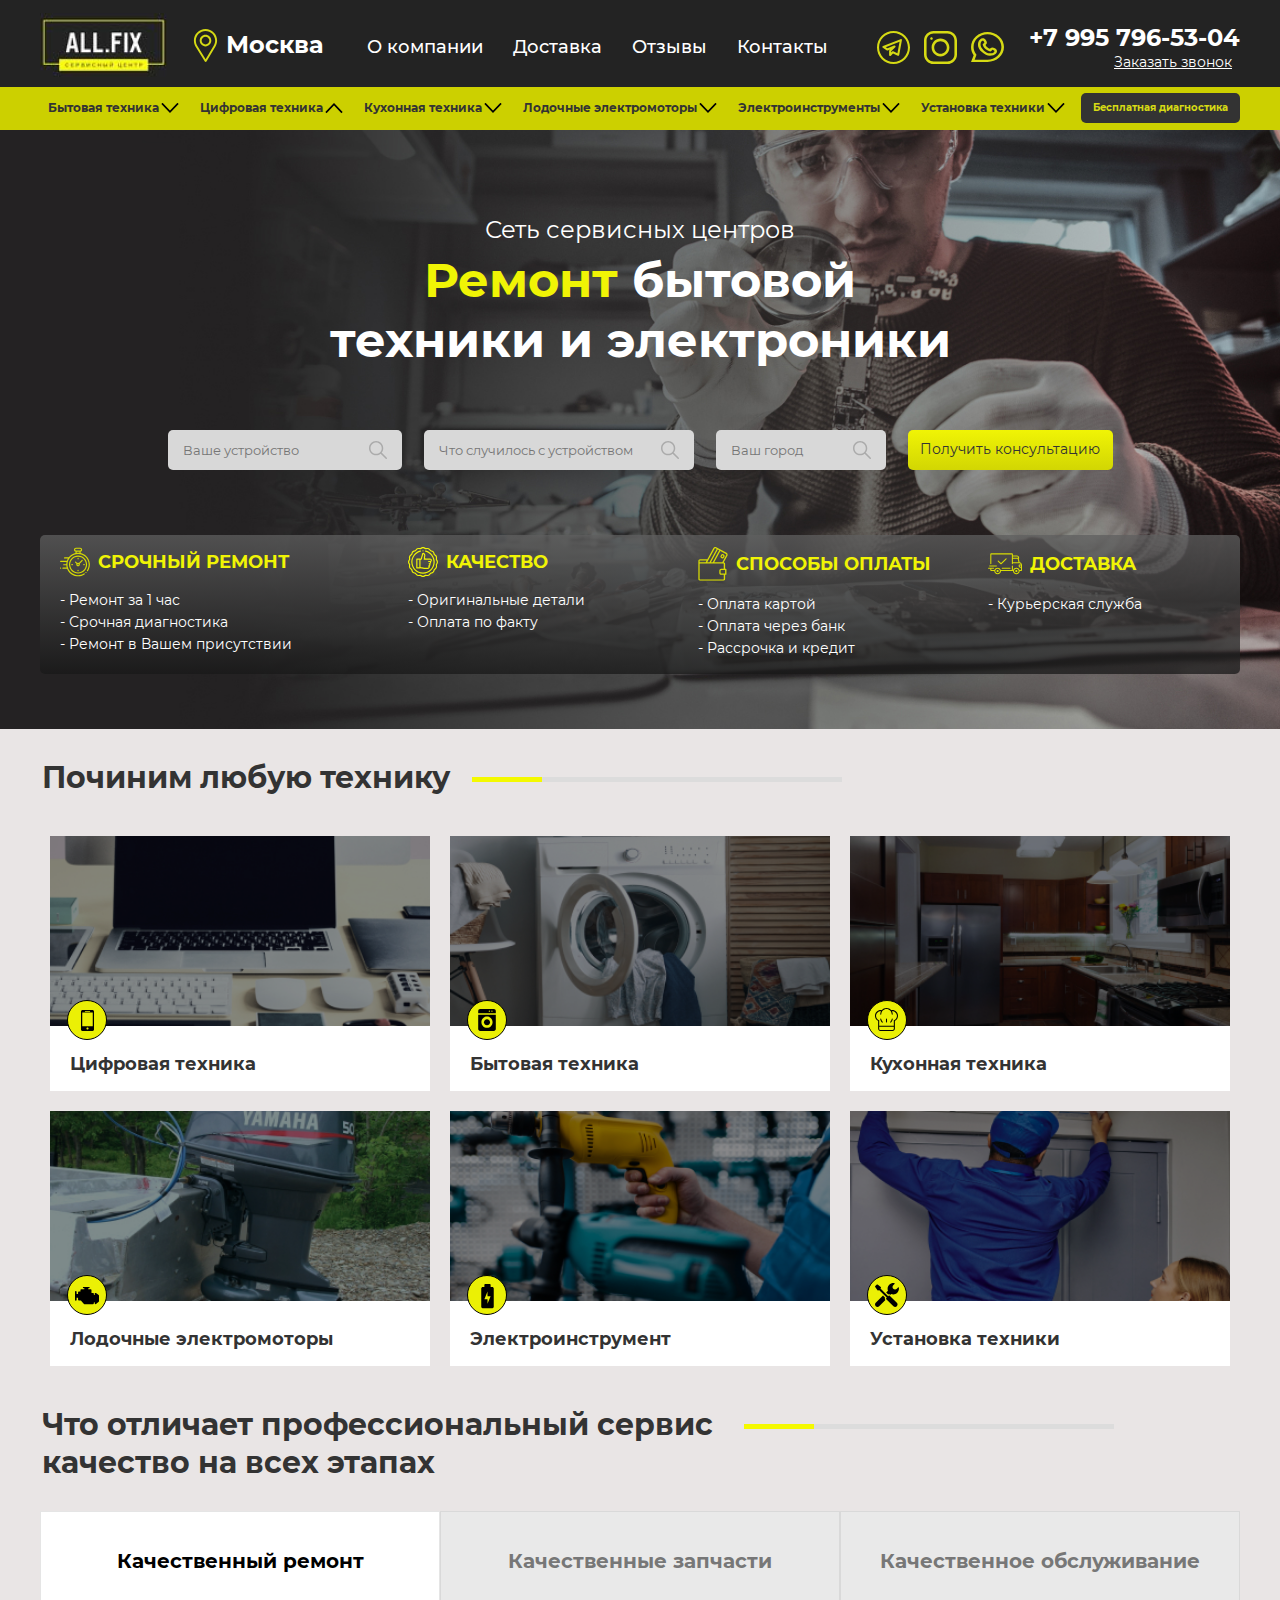
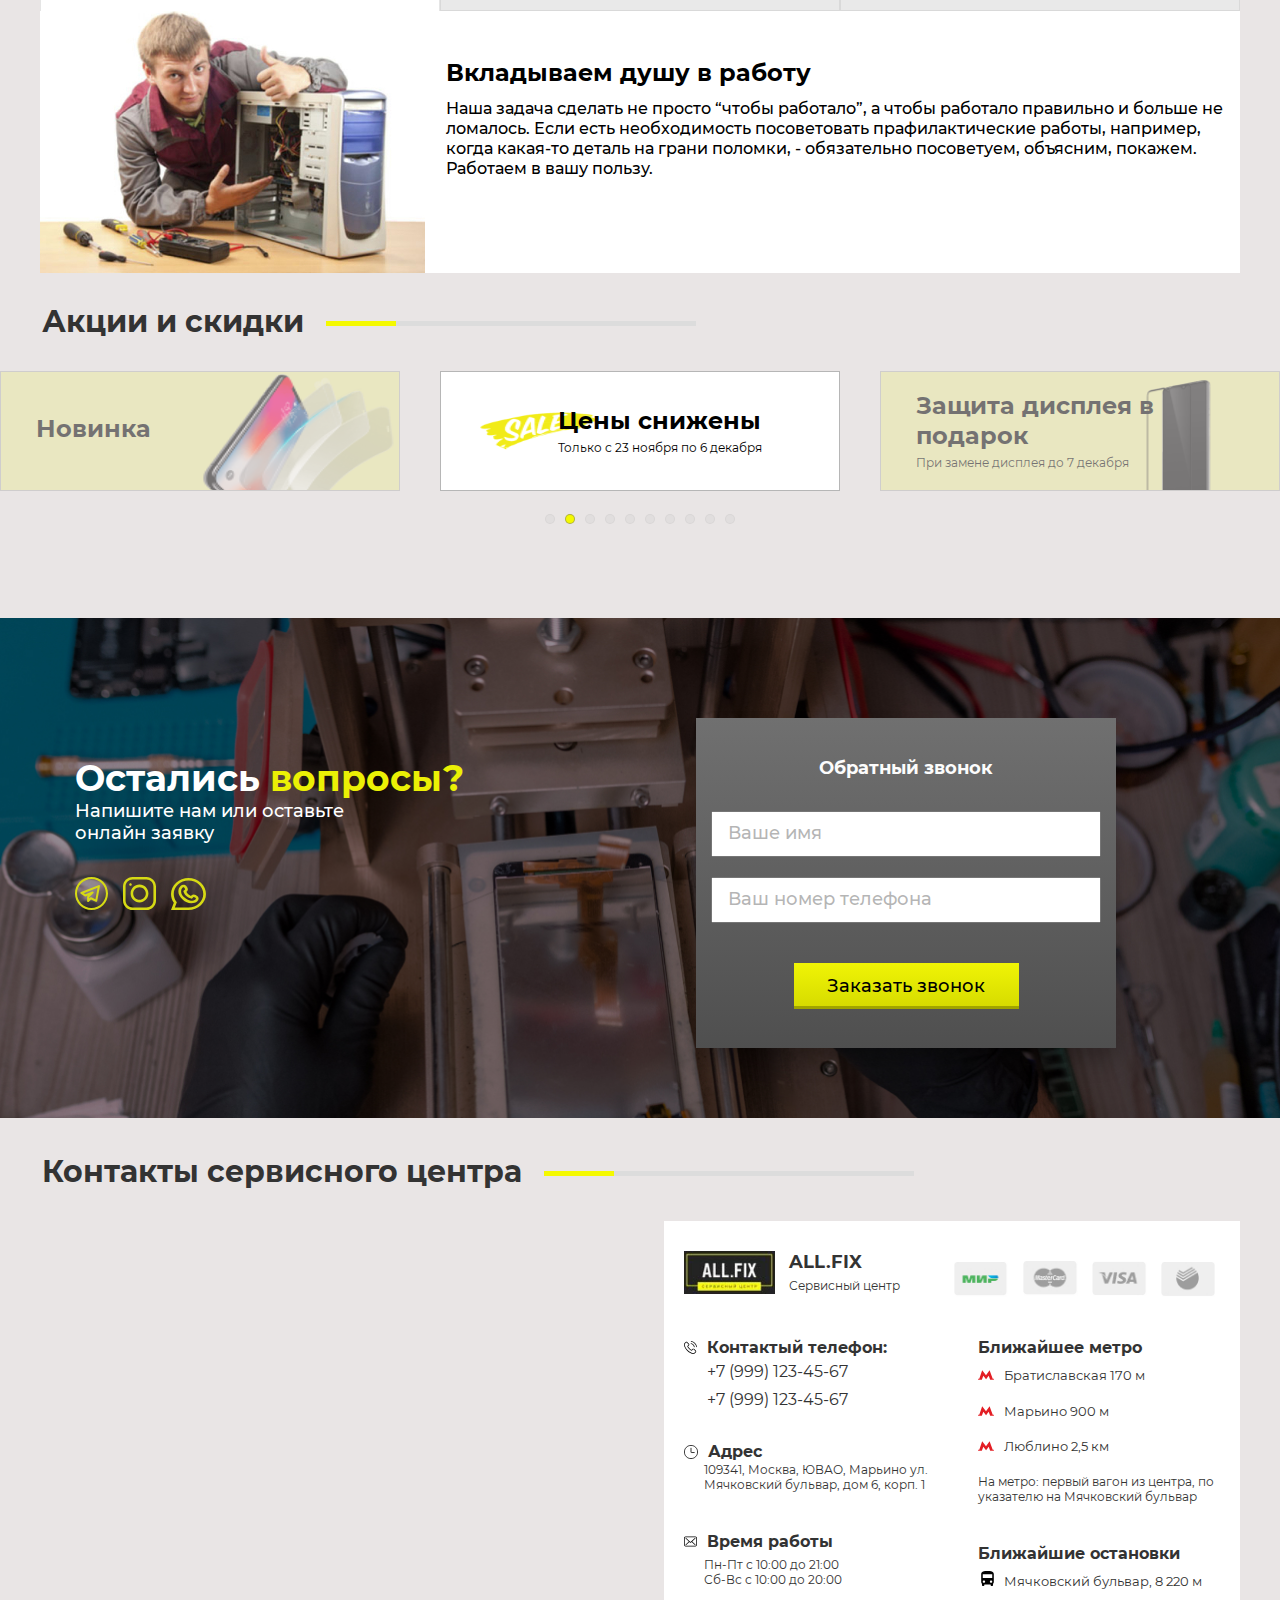
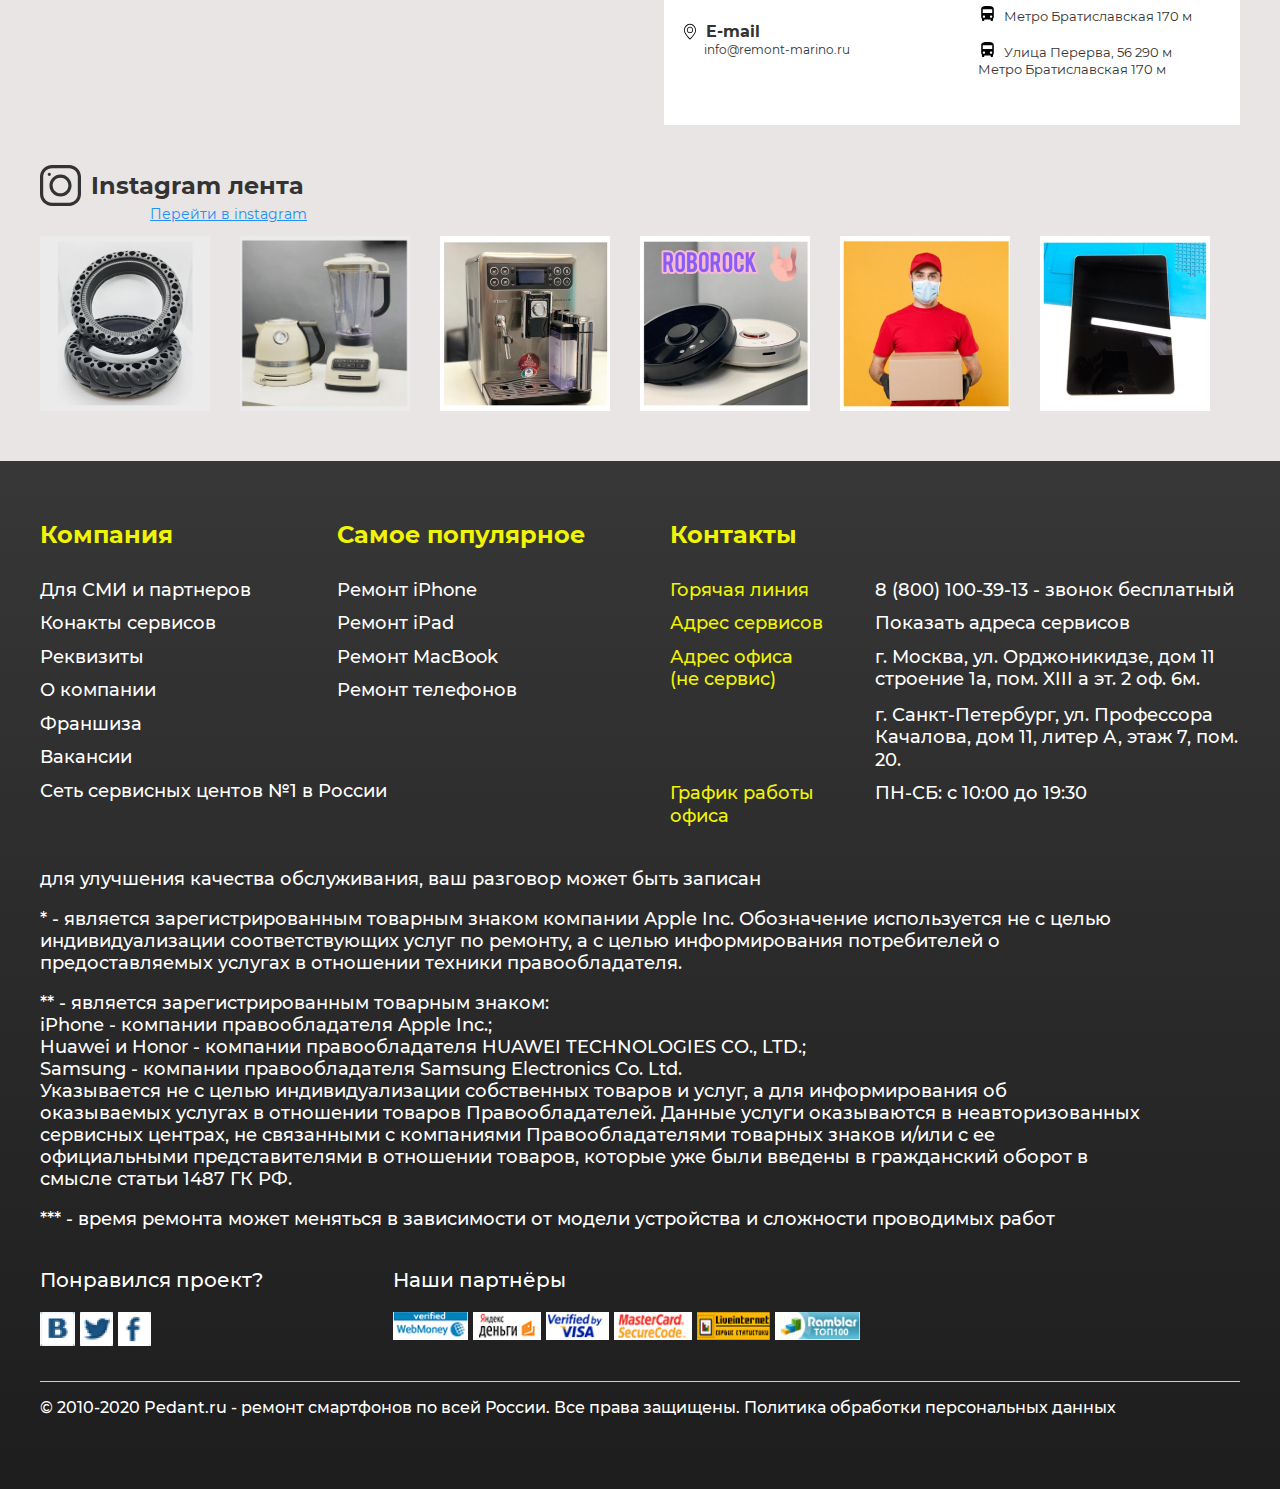
<file: index.html>
<!DOCTYPE html>
<html lang="en">
  <head>
    <meta charset="UTF-8">
    <meta http-equiv="X-UA-Compatible" content="IE=edge">
    <meta name="viewport" content="width=device-width, initial-scale=1.0">
    <link rel="stylesheet" href="assets/css/swiper-bundle.min.css">
    <link rel="stylesheet" href="assets/css/style.css">
    <title>Document</title>
    <body>
      <header class="header">
        <div class="header__top">
          <div class="container">
            <div class="header__row"><a class="header__logo-link" href="#"><img class="header__logo" src="assets/images/logo.png" alt="" width="135" height="64"></a>
              <button class="header__map">Москва<img class="header__map-icon" src="assets/images/map.svg" alt=""></button>
              <nav class="header__nav">
                <ul class="header__list">
                  <li class="header__item"><a href="#">О компании</a></li>
                  <li class="header__item"><a href="#">Доставка</a></li>
                  <li class="header__item"><a href="#">Отзывы</a></li>
                  <li class="header__item"><a href="#">Контакты</a></li>
                </ul>
              </nav>
              <ul class="header__social-list">
                <li class="header__social-item"><a href="#"><img class="header__social-logo" src="assets/images/telegram.svg" alt=""></a></li>
                <li class="header__social-item"><a href="#"><img class="header__social-logo" src="assets/images/instagram.svg" alt=""></a></li>
                <li class="header__social-item"><a href="#"><img class="header__social-logo" src="assets/images/whatapp.svg" alt=""></a></li>
              </ul>
              <div class="header__phone-wrapper"><a href="+79957965304">+7 995 796-53-04</a>
                <button class="header__phone-button" data-vkpath="call">Заказать звонок</button>
              </div>
              <button class="header__menu-open" data-vkpath="nav"><span></span></button>
            </div>
          </div>
        </div>
        <div class="header__bottom top-nav">
          <div class="container">
            <div class="top-nav__row">
              <button class="top-nav__menu-open" data-vkpath="catalog"><span></span></button>
              <nav class="top-nav__nav">
                <ul class="top-nav__list">
                  <li class="top-nav__item"><a href="#">Бытовая техника</a></li>
                  <li class="top-nav__item"><a class="_active" href="#">Цифровая техника</a></li>
                  <li class="top-nav__item"><a href="#">Кухонная техника</a></li>
                  <li class="top-nav__item"><a href="#">Лодочные электромоторы</a></li>
                  <li class="top-nav__item"><a href="#">Электроинструменты</a></li>
                  <li class="top-nav__item"><a href="#">Установка техники</a></li>
                </ul>
              </nav>
              <button class="top-nav__diagnostics">Бесплатная диагностика</button>
            </div>
          </div>
        </div>
      </header>
      <section class="main-screen"> 
        <div class="container"> 
          <div class="main-screen__wrapper">
            <p class="main-screen__headline">Сеть сервисных центров</p>
            <h1 class="main-screen__title"> <strong>Ремонт </strong>бытовой <br> техники и электроники</h1>
            <form class="main-screen__search-wrapper" action="#">
              <label><span class="visually-hidden">Ваше устройство</span>
                <input class="main-screen__input" type="text" name="" placeholder="Ваше устройство">
              </label>
              <label><span class="visually-hidden">Что случилось с устройством</span>
                <input class="main-screen__input main-screen__input--two" type="text" name="" placeholder="Что случилось с устройством">
              </label>
              <label><span class="visually-hidden">Ваш город</span>
                <input class="main-screen__input main-screen__input--three" type="text" name="" placeholder="Ваш город">
              </label>
              <button class="main-screen__button" type="submit">Получить консультацию</button>
            </form>
            <div class="main-screen__advantages advantages">
              <div class="advantages__element"> 
                <div class="advantages__headline-wrapper"><img class="advantages__logo" src="assets/images/time.svg" alt="">
                  <p class="advantages__headline">срочный ремонт</p>
                </div>
                <div class="advantages__list"> 
                  <p class="advantages__info">- Ремонт за 1 час</p>
                  <p class="advantages__info">- Срочная диагностика</p>
                  <p class="advantages__info">- Ремонт в Вашем присутствии</p>
                </div>
              </div>
              <div class="advantages__element"> 
                <div class="advantages__headline-wrapper"><img class="advantages__logo" src="assets/images/winner.svg" alt="">
                  <p class="advantages__headline">КАЧЕСТВО</p>
                </div>
                <div class="advantages__list">
                  <p class="advantages__info">- Оригинальные детали</p>
                  <p class="advantages__info">- Оплата по факту</p>
                </div>
              </div>
              <div class="advantages__element"> 
                <div class="advantages__headline-wrapper"><img class="advantages__logo" src="assets/images/mony.svg" alt="">
                  <p class="advantages__headline">СПОСОБЫ ОПЛАТЫ</p>
                </div>
                <div class="advantages__list">
                  <p class="advantages__info">- Оплата картой</p>
                  <p class="advantages__info">- Оплата через банк</p>
                  <p class="advantages__info">- Рассрочка и кредит</p>
                </div>
              </div>
              <div class="advantages__element"> 
                <div class="advantages__headline-wrapper"><img class="advantages__logo" src="assets/images/car.svg" alt="">
                  <p class="advantages__headline">ДОСТАВКА</p>
                </div>
                <div class="advantages__list"> 
                  <p class="advantages__info">- Курьерская служба</p>
                </div>
              </div>
            </div>
          </div>
        </div>
      </section>
      <section class="repair">
        <div class="container">
          <div class="repair__title-wrapper main-title">
            <h2 class="main-title__title">Починим любую технику</h2><span class="main-title__line-grey"></span>
          </div>
          <div class="repair__wrapper">
            <div class="repair__product">
              <div class="repair__body"><a class="repair__link" href="#"></a>
                <div class="repair__image-wrapper"><img src="/assets/images/notebook.jpg" alt=""></div>
                <div class="repair__headline-wrapper"><img src="/assets/images/phone.svg" alt="">
                  <h3 class="repair__headline">Цифровая техника</h3>
                </div>
              </div>
            </div>
            <div class="repair__product">
              <div class="repair__body"><a class="repair__link" href="#"></a>
                <div class="repair__image-wrapper"><img src="/assets/images/washing-machine.jpg" alt=""></div>
                <div class="repair__headline-wrapper"><img src="/assets/images/washing.svg" alt="">
                  <h3 class="repair__headline">Бытовая техника</h3>
                </div>
              </div>
            </div>
            <div class="repair__product">
              <div class="repair__body"><a class="repair__link" href="#"></a>
                <div class="repair__image-wrapper"><img src="/assets/images/kitchen.jpg" alt=""></div>
                <div class="repair__headline-wrapper"><img src="/assets/images/kitchen-icon.svg" alt="">
                  <h3 class="repair__headline">Кухонная техника</h3>
                </div>
              </div>
            </div>
            <div class="repair__product">
              <div class="repair__body"><a class="repair__link" href="#"></a>
                <div class="repair__image-wrapper"><img src="/assets/images/motor.jpg" alt=""></div>
                <div class="repair__headline-wrapper"><img src="/assets/images/motor-icon.svg" alt="">
                  <h3 class="repair__headline">Лодочные электромоторы</h3>
                </div>
              </div>
            </div>
            <div class="repair__product">
              <div class="repair__body"><a class="repair__link" href="#"></a>
                <div class="repair__image-wrapper"><img src="/assets/images/work.jpg" alt=""></div>
                <div class="repair__headline-wrapper"><img src="/assets/images/battery.svg" alt="">
                  <h3 class="repair__headline">Электроинструмент</h3>
                </div>
              </div>
            </div>
            <div class="repair__product">
              <div class="repair__body"><a class="repair__link" href="#"></a>
                <div class="repair__image-wrapper"><img src="/assets/images/air.jpg" alt=""></div>
                <div class="repair__headline-wrapper"><img src="/assets/images/repair.svg" alt="">
                  <h3 class="repair__headline">Установка техники</h3>
                </div>
              </div>
            </div>
          </div>
        </div>
      </section>
      <section class="professional">
        <div class="container">
          <div class="professional__title-wrapper main-title">
            <h2 class="main-title__title">Что отличает профессиональный сервис качество на всех этапах</h2><span class="main-title__line-grey"></span>
          </div>
          <div class="professional__wrapper">
            <div class="professional__nav">
              <button class="professional__tab-button professional__tab-button--active">Качественный ремонт</button>
              <button class="professional__tab-button">Качественные запчасти</button>
              <button class="professional__tab-button">Качественное обслуживание</button>
            </div>
            <div class="professional__body">
              <div class="professional__tab professional__tab--active">
                <div class="professional__row">
                  <div class="professional__img-wrapper"><img src="/assets/images/master.jpg" alt="" width="385" height="262"></div>
                  <div class="professional__content">
                    <h3 class="professional__headline">Вкладываем душу в работу</h3>
                    <div class="professional__text-wrapper">
                      <p>Наша задача сделать не просто “чтобы работало”, а чтобы работало правильно и больше не ломалось. Если есть необходимость посоветовать прафилактические работы, например, когда какая-то деталь на грани поломки, - обязательно посоветуем, объясним, покажем. Работаем в вашу пользу.</p>
                    </div>
                  </div>
                </div>
              </div>
              <div class="professional__tab">
                <div class="professional__row">
                  <div class="professional__img-wrapper"><img src="/assets/images/master.jpg" alt=""></div>
                  <div class="professional__content">
                    <h3 class="professional__headline">Вкладываем душу в работу</h3>
                    <div class="professional__text-wrapper">
                      <p>Наша задача сделать не просто “чтобы работало”, а чтобы работало правильно и больше не ломалось. Если есть необходимость посоветовать прафилактические работы, например, когда какая-то деталь на грани поломки, - обязательно посоветуем, объясним, покажем. Работаем в вашу пользу.</p>
                    </div>
                  </div>
                </div>
              </div>
              <div class="professional__tab">
                <div class="professional__row">
                  <div class="professional__img-wrapper"><img src="/assets/images/master.jpg" alt=""></div>
                  <div class="professional__content">
                    <h3 class="professional__headline">Вкладываем душу в работу</h3>
                    <div class="professional__text-wrapper">
                      <p>Наша задача сделать не просто “чтобы работало”, а чтобы работало правильно и больше не ломалось. Если есть необходимость посоветовать прафилактические работы, например, когда какая-то деталь на грани поломки, - обязательно посоветуем, объясним, покажем. Работаем в вашу пользу.</p>
                    </div>
                  </div>
                </div>
              </div>
            </div>
          </div>
        </div>
      </section>
      <section class="sale">
        <div class="container">
          <div class="sale__title-wrapper main-title">
            <h2 class="main-title__title">Акции и скидки</h2><span class="main-title__line-grey"></span>
          </div>
        </div>
        <div class="swiper sale__slider">
          <div class="swiper-wrapper">
            <div class="swiper-slide sale__slide" style="background-image: url(/assets/images/sale-phone.png)">
              <div class="sale__text-wrapper">
                <h3 class="sale__headline">Новинка</h3>
              </div>
            </div>
            <div class="swiper-slide sale__slide" style="background-image: url(/assets/images/sale.png)">
              <div class="sale__text-wrapper">
                <h3 class="sale__headline">Цены снижены</h3>
                <p class="sale__text">Только с 23 ноября по 6 декабря</p>
              </div>
            </div>
            <div class="swiper-slide sale__slide" style="background-image: url(/assets/images/sale-smart.png)">
              <div class="sale__text-wrapper">
                <h3 class="sale__headline">Защита дисплея в подарок</h3>
                <p class="sale__text">При замене дисплея до 7 декабря</p>
              </div>
            </div>
            <div class="swiper-slide sale__slide" style="background-image: url(/assets/images/sale-smart.png)">
              <div class="sale__text-wrapper">
                <h3 class="sale__headline">Защита дисплея в подарок</h3>
                <p class="sale__text">При замене дисплея до 7 декабря</p>
              </div>
            </div>
            <div class="swiper-slide sale__slide" style="background-image: url(/assets/images/sale-smart.png)">
              <div class="sale__text-wrapper">
                <h3 class="sale__headline">Защита дисплея в подарок</h3>
                <p class="sale__text">При замене дисплея до 7 декабря</p>
              </div>
            </div>
            <div class="swiper-slide sale__slide" style="background-image: url(/assets/images/sale-phone.png)">
              <div class="sale__text-wrapper">
                <h3 class="sale__headline">Новинка</h3>
              </div>
            </div>
            <div class="swiper-slide sale__slide" style="background-image: url(/assets/images/sale.png)">
              <div class="sale__text-wrapper">
                <h3 class="sale__headline">Цены снижены</h3>
                <p class="sale__text">Только с 23 ноября по 6 декабря</p>
              </div>
            </div>
            <div class="swiper-slide sale__slide" style="background-image: url(/assets/images/sale-smart.png)">
              <div class="sale__text-wrapper">
                <h3 class="sale__headline">Защита дисплея в подарок</h3>
                <p class="sale__text">При замене дисплея до 7 декабря</p>
              </div>
            </div>
            <div class="swiper-slide sale__slide" style="background-image: url(/assets/images/sale-smart.png)">
              <div class="sale__text-wrapper">
                <h3 class="sale__headline">Защита дисплея в подарок</h3>
                <p class="sale__text">При замене дисплея до 7 декабря</p>
              </div>
            </div>
            <div class="swiper-slide sale__slide" style="background-image: url(/assets/images/sale-smart.png)">
              <div class="sale__text-wrapper">
                <h3 class="sale__headline">Защита дисплея в подарок</h3>
                <p class="sale__text">При замене дисплея до 7 декабря</p>
              </div>
            </div>
          </div>
        </div>
        <div class="sale__pagination-wrapper">
          <div class="sale__pagination"></div>
        </div>
      </section>
      <section class="question">
        <div class="container"> 
          <div class="question__row"> 
            <div class="question__info"> 
              <h2 class="question__title">Остались<strong> вопросы?</strong></h2>
              <p class="question__subtitle">Напишите нам или оставьте<br>онлайн заявку</p>
              <div class="question__social-wrapper"> <a class="question__social-link" href="#">Telegram<img src="/assets/images/telegram.svg" alt="Telegram" width="50" height="50"></a><a class="question__social-link" href="#">Instagram<img src="/assets/images/instagram.svg" alt="Instagram" width="50" height="50"></a><a class="question__social-link" href="#">Whatsapp<img src="/assets/images/whatapp.svg" alt="Whatsapp" width="53" height="48"></a></div>
            </div>
            <div class="question__form form-question"> 
              <div class="form-question__wrapper">
                <h3 class="form-question__title">Обратный звонок</h3>
                <form class="form-question__wrapper-form" action="#">
                  <label class="form-question__label"><span class="visually-hidden">Ваше имя</span>
                    <input class="form-question__input-text" type="text" placeholder="Ваше имя">
                  </label>
                  <label class="form-question__label"><span class="visually-hidden">Ваш номер телефона</span>
                    <input class="form-question__input-text" type="text" placeholder="Ваш номер телефона">
                  </label>
                  <button class="form-question__submit" type="submit">Заказать звонок</button>
                </form>
              </div>
            </div>
          </div>
        </div>
      </section>
      <section class="contacts">
        <div class="container">
          <div class="main-title">
            <h2 class="main-title__title">Контакты сервисного центра</h2><span class="main-title__line-grey"></span>
          </div>
          <div class="contacts__row">
            <div class="contacts__map"><iframe src="https://yandex.ru/map-widget/v1/?um=constructor%3Aa133664252cce5ebae004d806135d39fdd4b0dccb80d5a384c3994fcb39ed4a5&amp;source=constructor" width="580" height="500" frameborder="0"></iframe></div>
            <div class="contacts__info">
              <div class="contacts__column">
                <div class="contacts__row-two">
                  <div class="contacts__logo-wrapper"><img class="contacts__logo" src="assets/images/logo.png" alt="" width="91" height="43">
                    <div class="contacts__logo-content">
                      <h3 class="contacts__logo-name">all.fix</h3><span class="contacts__logo-text">Сервиcный центр</span>
                    </div>
                  </div>
                </div>
                <div class="contacts__call-wrapper">
                  <div class="contacts__title-wrapper"><img class="contacts__icon" src="assets/images/phone-icon.svg" alt="">
                    <p class="contacts__title">Контактый телефон:</p>
                  </div><a class="contacts__call" href="+79991234567">+7 (999) 123-45-67</a><a class="contacts__call" href="+79991234567">+7 (999) 123-45-67</a>
                </div>
                <div class="contacts__address-wrapper">
                  <div class="contacts__title-wrapper contacts__title-wrapper--mt"><img class="contacts__icon" src="assets/images/time-icon.svg" alt="">
                    <p class="contacts__title">Адрес</p>
                  </div>
                  <p class="contacts__inform">109341, Москва, ЮВАО, Марьино ул. Мячковский бульвар, дом 6, корп. 1</p>
                </div>
                <div class="contacts__time-wrapper">
                  <div class="contacts__title-wrapper contacts__title-wrapper--mb"><img class="contacts__icon" src="assets/images/mail-icon.svg" alt="">
                    <p class="contacts__title">Время работы</p>
                  </div><span class="contacts__inform">Пн-Пт с 10:00 до 21:00</span><span class="contacts__inform">Сб-Вс с 10:00 до 20:00</span>
                </div>
                <div class="contacts__mail-wrapper">
                  <div class="contacts__title-wrapper"><img class="contacts__icon" src="assets/images/map-icon.svg" alt="">
                    <p class="contacts__title">E-mail</p>
                  </div><a class="contacts__inform" href="info@remont-marino.ru">info@remont-marino.ru</a>
                </div>
              </div>
              <div class="contacts__column">
                <div class="contacts__pay-wrapper"><img class="contacts__pay" src="assets/images/mir.jpg" alt="" width="56" height="36"><img class="contacts__pay" src="assets/images/mc.jpg" alt="" width="56" height="36"><img class="contacts__pay" src="assets/images/visa.jpg" alt="" width="56" height="36"><img class="contacts__pay" src="assets/images/sber.jpg" alt="" width="56" height="36"></div>
                <div class="contacts__metro">
                  <div class="contacts__title-wrapper contacts__title-wrapper--mb">
                    <p class="contacts__title">Ближайшее метро</p>
                  </div>
                  <div class="contacts__metro-wrapper"><img class="contacts__icon" src="assets/images/metro-icon.svg" alt=""><span class="contacts__adress">Братиславская 170 м</span></div>
                  <div class="contacts__metro-wrapper"><img class="contacts__icon" src="assets/images/metro-icon.svg" alt=""><span class="contacts__adress">Марьино 900 м</span></div>
                  <div class="contacts__metro-wrapper"><img class="contacts__icon" src="assets/images/metro-icon.svg" alt=""><span class="contacts__adress">Люблино 2,5 км</span></div>
                  <p class="contacts__inform contacts__inform--pl0">На метро: первый вагон из центра, по указателю на Мячковский бульвар</p>
                </div>
                <div class="contacts__bus">
                  <div class="contacts__title-wrapper contacts__title-wrapper--mb">
                    <p class="contacts__title">Ближайшие остановки</p>
                  </div>
                  <div class="contacts__bus-wrapper"><img class="contacts__icon" src="assets/images/bus-icon.svg" alt=""><span class="contacts__adress">Мячковский бульвар, 8 220 м</span></div>
                  <div class="contacts__bus-wrapper"><img class="contacts__icon" src="assets/images/bus-icon.svg" alt=""><span class="contacts__adress">Метро Братиславская 170 м</span></div>
                  <div class="contacts__bus-wrapper"><img class="contacts__icon" src="assets/images/bus-icon.svg" alt=""><span class="contacts__adress">Улица Перерва, 56 290 м</span><span class="contacts__adress">Метро Братиславская 170 м</span></div>
                </div>
              </div>
            </div>
          </div>
        </div>
      </section>
      <section class="feed">
        <div class="container">
          <div class="feed__title-wrapper"> <img class="feed__icon" src="assets/images/inst-black.svg" alt="" width="41" height="41">
            <h2 class="feed__title">Instagram лента</h2>
          </div><a class="feed__link" href="#">Перейти в instagram</a>
          <div class="feed__row"> <a class="feed__img-wrapper" href="#"> <img src="assets/images/inst-1.jpg" alt="" width="175" height="175"></a><a class="feed__img-wrapper" href="#"> <img src="assets/images/inst-2.jpg" alt="" width="175" height="175"></a><a class="feed__img-wrapper" href="#"> <img src="assets/images/inst-3.jpg" alt="" width="175" height="175"></a><a class="feed__img-wrapper" href="#"> <img src="assets/images/inst-4.jpg" alt="" width="175" height="175"></a><a class="feed__img-wrapper" href="#"> <img src="assets/images/inst-5.jpg" alt="" width="175" height="175"></a><a class="feed__img-wrapper" href="#"> <img src="assets/images/inst-6.jpg" alt="" width="175" height="175"></a></div>
        </div>
      </section>
      <footer class="footer">
        <div class="container">
          <div class="footer__row">
            <div class="footer__column">
              <h2 class="footer__headline">Компания</h2>
              <ul class="footer__list">
                <il class="footer__item"><a href="#">Для СМИ и партнеров</a></il>
                <il class="footer__item"><a href="#">Конакты сервисов</a></il>
                <il class="footer__item"><a href="#">Реквизиты</a></il>
                <il class="footer__item"><a href="#">О компании</a></il>
                <il class="footer__item"><a href="#">Франшиза</a></il>
                <il class="footer__item"><a href="#">Вакансии</a></il>
                <il class="footer__item footer__item--absolute"><a href="#">Сеть сервисных центов №1 в России</a></il>
              </ul>
            </div>
            <div class="footer__column">
              <h2 class="footer__headline">Самое популярное</h2>
              <ul class="footer__list">
                <il class="footer__item"><a href="#">Ремонт iPhone</a></il>
                <il class="footer__item"><a href="#">Ремонт iPad</a></il>
                <il class="footer__item"><a href="#">Ремонт MacBook</a></il>
                <il class="footer__item"><a href="#">Ремонт телефонов</a></il>
              </ul>
            </div>
            <div class="footer__column">
              <h2 class="footer__headline">Контакты</h2>
              <div class="footer__contacts-list">
                <div class="footer__item footer__item--two">
                  <p class="footer__name">Горячая линия</p>
                  <p class="footer__info">8 (800) 100-39-13 - звонок бесплатный</p>
                </div>
                <div class="footer__item footer__item--two">
                  <p class="footer__name">Адрес сервисов</p>
                  <p class="footer__info">Показать адреса сервисов</p>
                </div>
                <div class="footer__item footer__item--two">
                  <p class="footer__name">Адрес офиса <br> (не сервис)</p>
                  <div class="footer__contacts-info">
                    <p class="footer__info footer__info--mb">г. Москва, ул. Орджоникидзе, дом 11 <br> строение 1а, пом. XIII а эт. 2 оф. 6м.</p>
                    <p class="footer__info">г. Санкт-Петербург, ул. Профессора <br> Качалова, дом 11, литер А, этаж 7, пом. 20.</p>
                  </div>
                </div>
                <div class="footer__item footer__item--two">
                  <p class="footer__name">График работы <br> офиса</p>
                  <p class="footer__info">ПН-СБ: с 10:00 до 19:30</p>
                </div>
              </div>
            </div>
          </div>
          <div class="footer__desc">
            <p class="footer__desc-text">для улучшения качества обслуживания, ваш разговор может быть записан</p>
            <p class="footer__desc-text">* - является зарегистрированным товарным знаком компании Apple Inc. Обозначение используется не с целью <br> индивидуализации соответствующих услуг по ремонту, а с целью информирования потребителей о <br> предоставляемых услугах в отношении техники правообладателя.</p>
            <p class="footer__desc-text">** - является зарегистрированным товарным знаком: <br> iPhone - компании правообладателя Apple Inc.; <br> Huawei и Honor - компании правообладателя HUAWEI TECHNOLOGIES CO., LTD.; <br> Samsung - компании правообладателя Samsung Electronics Co. Ltd. <br> Указывается не с целью индивидуализации собственных товаров и услуг, а для информирования об <br> оказываемых услугах в отношении товаров Правообладателей. Данные услуги оказываются в неавторизованных <br> сервисных центрах, не связанными с компаниями Правообладателями товарных знаков и/или с ее <br> официальными представителями в отношении товаров, которые уже были введены в гражданский оборот в <br> смысле статьи 1487 ГК РФ.</p>
            <p class="footer__desc-text">*** - время ремонта может меняться в зависимости от модели устройства и сложности проводимых работ</p>
          </div>
          <div class="footer__row-two">
            <div class="footer__social">
              <p class="footer__text">Понравился проект?</p><a class="footer__social-link" href="#"><img src="assets/images/social-vk.jpg" alt="Вконтакте"></a><a class="footer__social-link" href="#"><img src="assets/images/social-twitter.jpg" alt="Twitter"></a><a class="footer__social-link" href="#"><img src="assets/images/social-fb.jpg" alt="Facebook"></a>
            </div>
            <div class="footer__partner">
              <p class="footer__text">Наши партнёры</p><img class="footer__icon-partner" src="assets/images/pay-1.jpg" alt=""><img class="footer__icon-partner" src="assets/images/pay-2.jpg" alt=""><img class="footer__icon-partner" src="assets/images/pay-3.jpg" alt=""><img class="footer__icon-partner" src="assets/images/pay-4.jpg" alt=""><img class="footer__icon-partner" src="assets/images/pay-5.jpg" alt=""><img class="footer__icon-partner" src="assets/images/pay-6.jpg" alt="">
            </div>
          </div>
          <p class="footer__copy">© 2010-2020 Pedant.ru - ремонт смартфонов по всей России. Все права защищены. Политика обработки персональных данных</p>
        </div>
      </footer>
      <div class="modal">
        <div class="modal__table" data-vktarget="nav">
          <div class="modal__table-cell">
            <div class="modal__container nav-modal">
              <div class="modal__content nav-modal__content">
                <button class="modal__close">Закрыть</button>
                <nav class="nav-modal__nav">
                  <ul class="nav-modal__list">
                    <li class="nav-modal__item"><a href="#">О компании</a></li>
                    <li class="nav-modal__item"><a href="#">Доставка</a></li>
                    <li class="nav-modal__item"><a href="#">Отзывы</a></li>
                    <li class="nav-modal__item"><a href="#">Контакты</a></li>
                  </ul>
                </nav>
                <ul class="nav-modal__social-list">
                  <li class="nav-modal__social-item"><a href="#"><img class="nav-modal__social-logo" src="assets/images/telegram.svg" alt=""></a></li>
                  <li class="nav-modal__social-item"><a href="#"><img class="nav-modal__social-logo" src="assets/images/instagram.svg" alt=""></a></li>
                  <li class="nav-modal__social-item"><a href="#"><img class="nav-modal__social-logo" src="assets/images/whatapp.svg" alt=""></a></li>
                </ul>
                <div class="nav-modal__phone-wrapper"><a href="+79957965304">+7 995 796-53-04</a>
                  <button class="nav-modal__phone-button" data-vkpath="call">Заказать звонок</button>
                </div>
              </div>
            </div>
          </div>
        </div>
        <div class="modal__table" data-vktarget="catalog">
          <div class="modal__table-cell">
            <div class="modal__container catalog-modal">
              <div class="modal__content catalog-modal__content">
                <button class="modal__close">Закрыть</button>
                <nav class="catalog-modal__nav">
                  <ul class="catalog-modal__list">
                    <li class="catalog-modal__item"><a href="#">Бытовая техника</a></li>
                    <li class="catalog-modal__item"><a class="_active" href="#">Цифровая техника</a></li>
                    <li class="catalog-modal__item"><a href="#">Кухонная техника</a></li>
                    <li class="catalog-modal__item"><a href="#">Лодочные электромоторы</a></li>
                    <li class="catalog-modal__item"><a href="#">Электроинструменты</a></li>
                    <li class="catalog-modal__item"><a href="#">Установка техники</a></li>
                  </ul>
                </nav>
              </div>
            </div>
          </div>
        </div>
        <div class="modal__table" data-vktarget="call">
          <div class="modal__table-cell">
            <div class="modal__container call-modal">
              <div class="modal__content call-modal__content">
                <button class="modal__close">Закрыть</button>
                <form class="call-modal__form" action="#" method="post">
                  <label class="call-modal__label"><span class="call-modal__label-text">Ваше имя<span class="call-modal__required">*</span></span>
                    <input type="text" placeholder="Ваше имя">
                  </label>
                  <label class="call-modal__label"><span class="call-modal__label-text">Телефон<span class="call-modal__required">*</span></span>
                    <input type="text" placeholder="+7 (___) ___-__-__">
                  </label>
                  <div class="call-modal__submit-wrapper">
                    <button class="call-modal__submit" type="submit">Заказать звонок</button>
                  </div>
                </form>
              </div>
            </div>
          </div>
        </div>
      </div>
      <div class="modal2"></div>
      <script src="/assets/js/swiper-bundle.min.js"></script>
      <script src="/assets/js/modal.js"></script>
      <script src="/assets/js/scripts.js"></script>
    </body>
  </head>
</html>
</file>
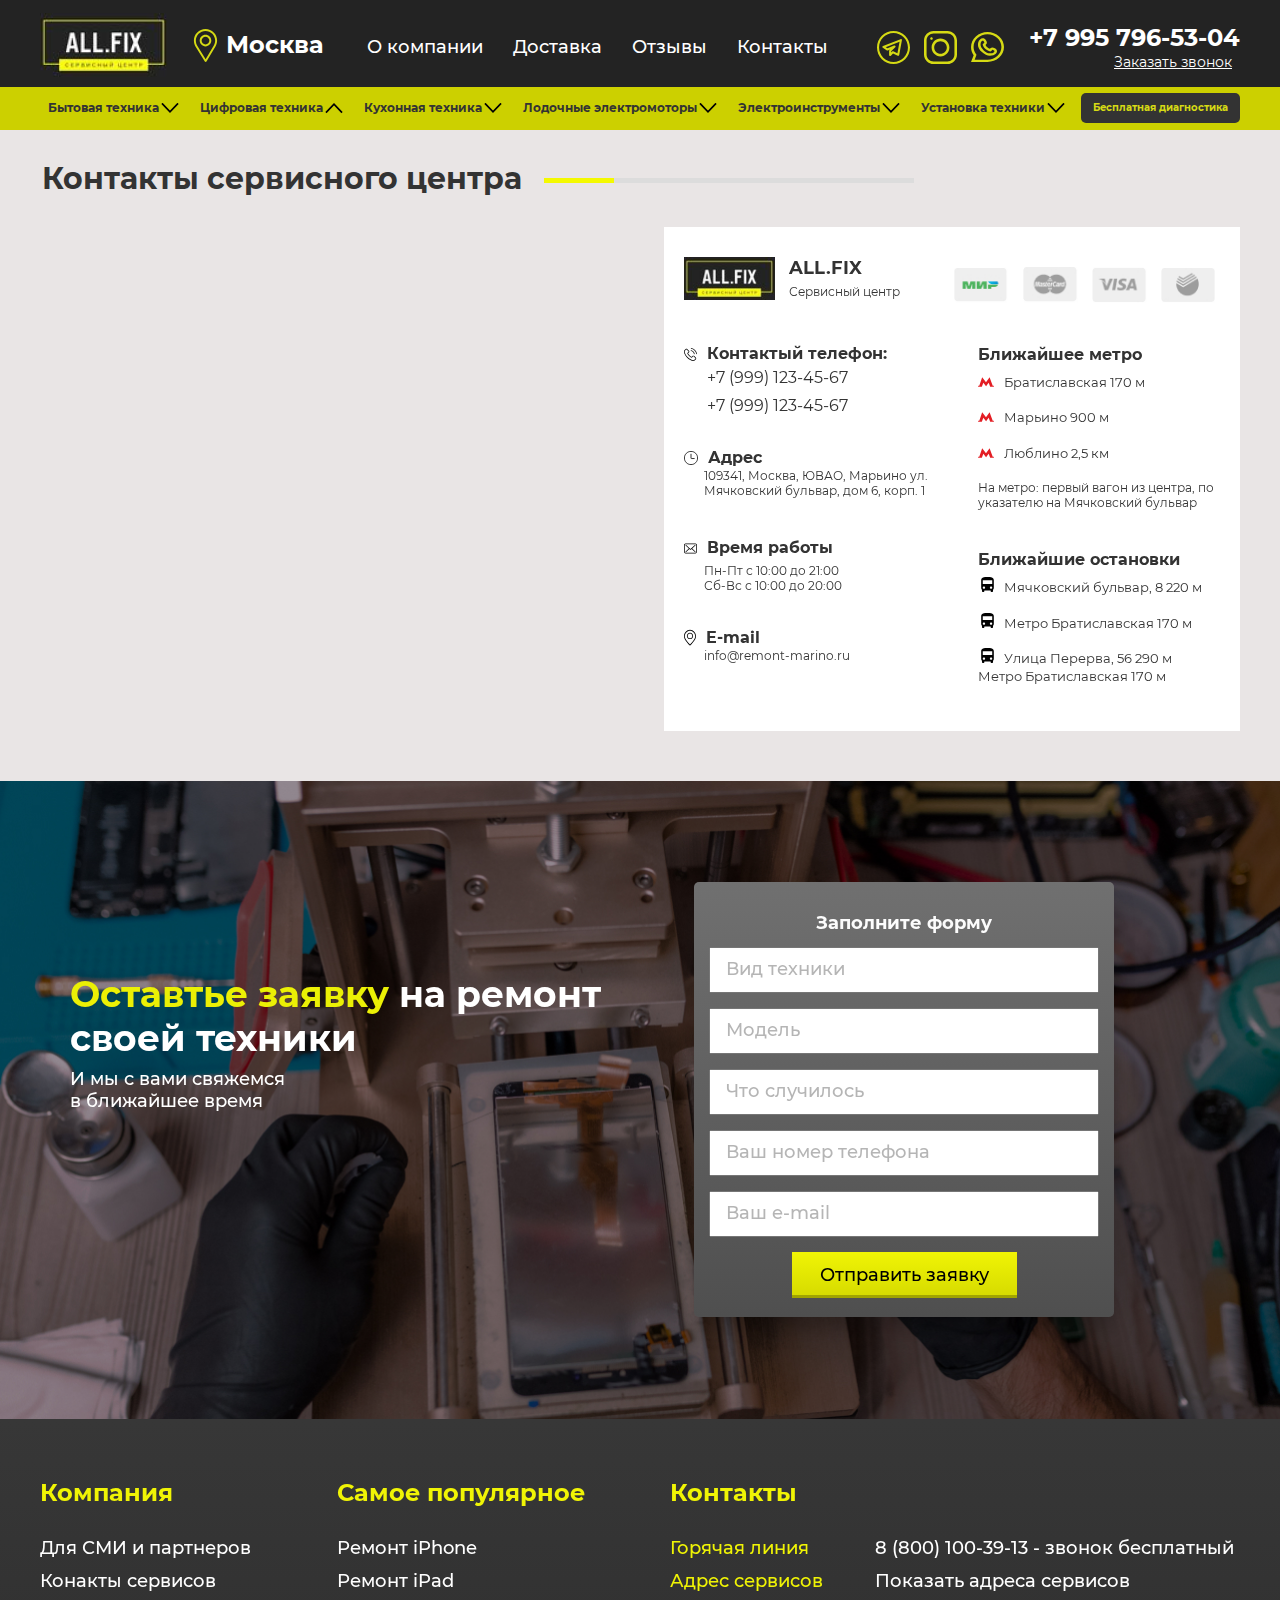
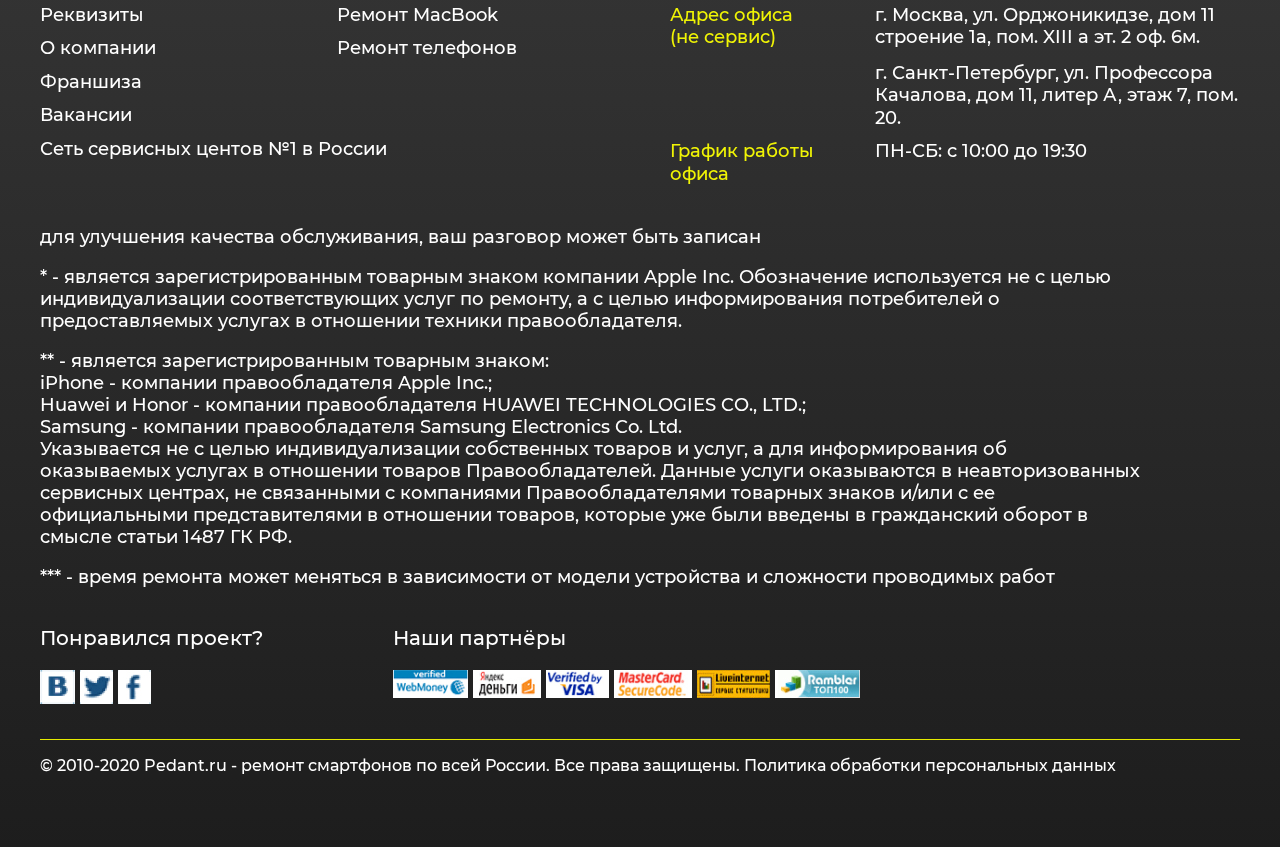
<file: contacts.html>
<!DOCTYPE html>
<html lang="en">
  <head>
    <meta charset="UTF-8">
    <meta http-equiv="X-UA-Compatible" content="IE=edge">
    <meta name="viewport" content="width=device-width, initial-scale=1.0">
    <link rel="stylesheet" href="assets/css/swiper-bundle.min.css">
    <link rel="stylesheet" href="assets/css/style.css">
    <title>Contacts</title>
    <body class="contacts-page">
      <header class="header">
        <div class="header__top">
          <div class="container">
            <div class="header__row"><a class="header__logo-link" href="#"><img class="header__logo" src="assets/images/logo.png" alt="" width="135" height="64"></a>
              <button class="header__map">Москва<img class="header__map-icon" src="assets/images/map.svg" alt=""></button>
              <nav class="header__nav">
                <ul class="header__list">
                  <li class="header__item"><a href="#">О компании</a></li>
                  <li class="header__item"><a href="#">Доставка</a></li>
                  <li class="header__item"><a href="#">Отзывы</a></li>
                  <li class="header__item"><a href="#">Контакты</a></li>
                </ul>
              </nav>
              <ul class="header__social-list">
                <li class="header__social-item"><a href="#"><img class="header__social-logo" src="assets/images/telegram.svg" alt=""></a></li>
                <li class="header__social-item"><a href="#"><img class="header__social-logo" src="assets/images/instagram.svg" alt=""></a></li>
                <li class="header__social-item"><a href="#"><img class="header__social-logo" src="assets/images/whatapp.svg" alt=""></a></li>
              </ul>
              <div class="header__phone-wrapper"><a href="+79957965304">+7 995 796-53-04</a>
                <button class="header__phone-button">Заказать звонок</button>
              </div>
              <button class="header__menu-open"><span></span></button>
            </div>
          </div>
        </div>
        <div class="header__bottom top-nav">
          <div class="container">
            <div class="top-nav__row">
              <button class="top-nav__menu-open"><span></span></button>
              <nav class="top-nav__nav">
                <ul class="top-nav__list">
                  <li class="top-nav__item"><a href="#">Бытовая техника</a></li>
                  <li class="top-nav__item"><a class="_active" href="#">Цифровая техника</a></li>
                  <li class="top-nav__item"><a href="#">Кухонная техника</a></li>
                  <li class="top-nav__item"><a href="#">Лодочные электромоторы</a></li>
                  <li class="top-nav__item"><a href="#">Электроинструменты</a></li>
                  <li class="top-nav__item"><a href="#">Установка техники</a></li>
                </ul>
              </nav>
              <button class="top-nav__diagnostics">Бесплатная диагностика</button>
            </div>
          </div>
        </div>
      </header>
      <div class="modal-menu-top">
        <div class="modal-menu-top__row">
          <nav class="modal-menu-top__nav"> 
            <ul class="modal-menu-top__list">
              <li class="modal-menu-top__item"> <a href="#">О компании</a></li>
              <li class="modal-menu-top__item"> <a href="#">Доставка</a></li>
              <li class="modal-menu-top__item"> <a href="#">Отзывы</a></li>
              <li class="modal-menu-top__item"> <a href="#">Контакты </a></li>
            </ul>
          </nav>
          <ul class="modal-menu-top__social-list"> 
            <li class="modal-menu-top__social-item"> <a href="#"><img class="modal-menu-top__social-logo" src="assets/images/telegram.svg" alt=""></a></li>
            <li class="modal-menu-top__social-item"> <a href="#"><img class="modal-menu-top__social-logo" src="assets/images/instagram.svg" alt=""></a></li>
            <li class="modal-menu-top__social-item"> <a href="#"><img class="modal-menu-top__social-logo" src="assets/images/whatapp.svg" alt=""></a></li>
          </ul>
          <div class="modal-menu-top__phone-wrapper"> <a href="+79957965304">+7 995 796-53-04</a>
            <button class="modal-menu-top__phone-button">Заказать звонок</button>
          </div>
        </div>
      </div>
      <section class="contacts">
        <div class="container">
          <div class="main-title">
            <h2 class="main-title__title">Контакты сервисного центра</h2><span class="main-title__line-grey"></span>
          </div>
          <div class="contacts__row">
            <div class="contacts__map"><iframe src="https://yandex.ru/map-widget/v1/?um=constructor%3Aa133664252cce5ebae004d806135d39fdd4b0dccb80d5a384c3994fcb39ed4a5&amp;source=constructor" width="580" height="500" frameborder="0"></iframe></div>
            <div class="contacts__info">
              <div class="contacts__column">
                <div class="contacts__row-two">
                  <div class="contacts__logo-wrapper"><img class="contacts__logo" src="assets/images/logo.png" alt="" width="91" height="43">
                    <div class="contacts__logo-content">
                      <h3 class="contacts__logo-name">all.fix</h3><span class="contacts__logo-text">Сервиcный центр</span>
                    </div>
                  </div>
                </div>
                <div class="contacts__call-wrapper">
                  <div class="contacts__title-wrapper"><img class="contacts__icon" src="assets/images/phone-icon.svg" alt="">
                    <p class="contacts__title">Контактый телефон:</p>
                  </div><a class="contacts__call" href="+79991234567">+7 (999) 123-45-67</a><a class="contacts__call" href="+79991234567">+7 (999) 123-45-67</a>
                </div>
                <div class="contacts__address-wrapper">
                  <div class="contacts__title-wrapper contacts__title-wrapper--mt"><img class="contacts__icon" src="assets/images/time-icon.svg" alt="">
                    <p class="contacts__title">Адрес</p>
                  </div>
                  <p class="contacts__inform">109341, Москва, ЮВАО, Марьино ул. Мячковский бульвар, дом 6, корп. 1</p>
                </div>
                <div class="contacts__time-wrapper">
                  <div class="contacts__title-wrapper contacts__title-wrapper--mb"><img class="contacts__icon" src="assets/images/mail-icon.svg" alt="">
                    <p class="contacts__title">Время работы</p>
                  </div><span class="contacts__inform">Пн-Пт с 10:00 до 21:00</span><span class="contacts__inform">Сб-Вс с 10:00 до 20:00</span>
                </div>
                <div class="contacts__mail-wrapper">
                  <div class="contacts__title-wrapper"><img class="contacts__icon" src="assets/images/map-icon.svg" alt="">
                    <p class="contacts__title">E-mail</p>
                  </div><a class="contacts__inform" href="info@remont-marino.ru">info@remont-marino.ru</a>
                </div>
              </div>
              <div class="contacts__column">
                <div class="contacts__pay-wrapper"><img class="contacts__pay" src="assets/images/mir.jpg" alt="" width="56" height="36"><img class="contacts__pay" src="assets/images/mc.jpg" alt="" width="56" height="36"><img class="contacts__pay" src="assets/images/visa.jpg" alt="" width="56" height="36"><img class="contacts__pay" src="assets/images/sber.jpg" alt="" width="56" height="36"></div>
                <div class="contacts__metro">
                  <div class="contacts__title-wrapper contacts__title-wrapper--mb">
                    <p class="contacts__title">Ближайшее метро</p>
                  </div>
                  <div class="contacts__metro-wrapper"><img class="contacts__icon" src="assets/images/metro-icon.svg" alt=""><span class="contacts__adress">Братиславская 170 м</span></div>
                  <div class="contacts__metro-wrapper"><img class="contacts__icon" src="assets/images/metro-icon.svg" alt=""><span class="contacts__adress">Марьино 900 м</span></div>
                  <div class="contacts__metro-wrapper"><img class="contacts__icon" src="assets/images/metro-icon.svg" alt=""><span class="contacts__adress">Люблино 2,5 км</span></div>
                  <p class="contacts__inform contacts__inform--pl0">На метро: первый вагон из центра, по указателю на Мячковский бульвар</p>
                </div>
                <div class="contacts__bus">
                  <div class="contacts__title-wrapper contacts__title-wrapper--mb">
                    <p class="contacts__title">Ближайшие остановки</p>
                  </div>
                  <div class="contacts__bus-wrapper"><img class="contacts__icon" src="assets/images/bus-icon.svg" alt=""><span class="contacts__adress">Мячковский бульвар, 8 220 м</span></div>
                  <div class="contacts__bus-wrapper"><img class="contacts__icon" src="assets/images/bus-icon.svg" alt=""><span class="contacts__adress">Метро Братиславская 170 м</span></div>
                  <div class="contacts__bus-wrapper"><img class="contacts__icon" src="assets/images/bus-icon.svg" alt=""><span class="contacts__adress">Улица Перерва, 56 290 м</span><span class="contacts__adress">Метро Братиславская 170 м</span></div>
                </div>
              </div>
            </div>
          </div>
        </div>
      </section>
      <section class="question">
        <div class="container"> 
          <div class="question__row"> 
            <div class="question__info">
              <h2 class="question__title"><strong>Оставтье заявку</strong> на ремонт <br> своей техники</h2>
              <p class="question__subtitle">И мы с вами свяжемся <br> в ближайшее время</p>
            </div>
            <div class="question__form form-question"> 
              <div class="form-question__wrapper">
                <h3 class="form-question__title">Заполните форму</h3>
                <form class="form-question__wrapper-form" action="#">
                  <label class="form-question__label"><span class="visually-hidden">Вид техники</span>
                    <input class="form-question__input-text" type="text" placeholder="Вид техники">
                  </label>
                  <label class="form-question__label"><span class="visually-hidden">Модель</span>
                    <input class="form-question__input-text" type="text" placeholder="Модель">
                  </label>
                  <label class="form-question__label"><span class="visually-hidden">Что случилось</span>
                    <input class="form-question__input-text" type="text" placeholder="Что случилось">
                  </label>
                  <label class="form-question__label"><span class="visually-hidden">Ваш номер телефона</span>
                    <input class="form-question__input-text" type="text" placeholder="Ваш номер телефона">
                  </label>
                  <label class="form-question__label"><span class="visually-hidden">Ваш e-mail</span>
                    <input class="form-question__input-text" type="text" placeholder="Ваш e-mail">
                  </label>
                  <button class="form-question__submit" type="submit">Отправить заявку</button>
                </form>
              </div>
            </div>
          </div>
        </div>
      </section>
      <footer class="footer">
        <div class="container">
          <div class="footer__row">
            <div class="footer__column">
              <h2 class="footer__headline">Компания</h2>
              <ul class="footer__list">
                <il class="footer__item"><a href="#">Для СМИ и партнеров</a></il>
                <il class="footer__item"><a href="#">Конакты сервисов</a></il>
                <il class="footer__item"><a href="#">Реквизиты</a></il>
                <il class="footer__item"><a href="#">О компании</a></il>
                <il class="footer__item"><a href="#">Франшиза</a></il>
                <il class="footer__item"><a href="#">Вакансии</a></il>
                <il class="footer__item footer__item--absolute"><a href="#">Сеть сервисных центов №1 в России</a></il>
              </ul>
            </div>
            <div class="footer__column">
              <h2 class="footer__headline">Самое популярное</h2>
              <ul class="footer__list">
                <il class="footer__item"><a href="#">Ремонт iPhone</a></il>
                <il class="footer__item"><a href="#">Ремонт iPad</a></il>
                <il class="footer__item"><a href="#">Ремонт MacBook</a></il>
                <il class="footer__item"><a href="#">Ремонт телефонов</a></il>
              </ul>
            </div>
            <div class="footer__column">
              <h2 class="footer__headline">Контакты</h2>
              <div class="footer__contacts-list">
                <div class="footer__item footer__item--two">
                  <p class="footer__name">Горячая линия</p>
                  <p class="footer__info">8 (800) 100-39-13 - звонок бесплатный</p>
                </div>
                <div class="footer__item footer__item--two">
                  <p class="footer__name">Адрес сервисов</p>
                  <p class="footer__info">Показать адреса сервисов</p>
                </div>
                <div class="footer__item footer__item--two">
                  <p class="footer__name">Адрес офиса <br> (не сервис)</p>
                  <div class="footer__contacts-info">
                    <p class="footer__info footer__info--mb">г. Москва, ул. Орджоникидзе, дом 11 <br> строение 1а, пом. XIII а эт. 2 оф. 6м.</p>
                    <p class="footer__info">г. Санкт-Петербург, ул. Профессора <br> Качалова, дом 11, литер А, этаж 7, пом. 20.</p>
                  </div>
                </div>
                <div class="footer__item footer__item--two">
                  <p class="footer__name">График работы <br> офиса</p>
                  <p class="footer__info">ПН-СБ: с 10:00 до 19:30</p>
                </div>
              </div>
            </div>
          </div>
          <div class="footer__desc">
            <p class="footer__desc-text">для улучшения качества обслуживания, ваш разговор может быть записан</p>
            <p class="footer__desc-text">* - является зарегистрированным товарным знаком компании Apple Inc. Обозначение используется не с целью <br> индивидуализации соответствующих услуг по ремонту, а с целью информирования потребителей о <br> предоставляемых услугах в отношении техники правообладателя.</p>
            <p class="footer__desc-text">** - является зарегистрированным товарным знаком: <br> iPhone - компании правообладателя Apple Inc.; <br> Huawei и Honor - компании правообладателя HUAWEI TECHNOLOGIES CO., LTD.; <br> Samsung - компании правообладателя Samsung Electronics Co. Ltd. <br> Указывается не с целью индивидуализации собственных товаров и услуг, а для информирования об <br> оказываемых услугах в отношении товаров Правообладателей. Данные услуги оказываются в неавторизованных <br> сервисных центрах, не связанными с компаниями Правообладателями товарных знаков и/или с ее <br> официальными представителями в отношении товаров, которые уже были введены в гражданский оборот в <br> смысле статьи 1487 ГК РФ.</p>
            <p class="footer__desc-text">*** - время ремонта может меняться в зависимости от модели устройства и сложности проводимых работ</p>
          </div>
          <div class="footer__row-two">
            <div class="footer__social">
              <p class="footer__text">Понравился проект?</p><a class="footer__social-link" href="#"><img src="assets/images/social-vk.jpg" alt="Вконтакте"></a><a class="footer__social-link" href="#"><img src="assets/images/social-twitter.jpg" alt="Twitter"></a><a class="footer__social-link" href="#"><img src="assets/images/social-fb.jpg" alt="Facebook"></a>
            </div>
            <div class="footer__partner">
              <p class="footer__text">Наши партнёры</p><img class="footer__icon-partner" src="assets/images/pay-1.jpg" alt=""><img class="footer__icon-partner" src="assets/images/pay-2.jpg" alt=""><img class="footer__icon-partner" src="assets/images/pay-3.jpg" alt=""><img class="footer__icon-partner" src="assets/images/pay-4.jpg" alt=""><img class="footer__icon-partner" src="assets/images/pay-5.jpg" alt=""><img class="footer__icon-partner" src="assets/images/pay-6.jpg" alt="">
            </div>
          </div>
          <p class="footer__copy">© 2010-2020 Pedant.ru - ремонт смартфонов по всей России. Все права защищены. Политика обработки персональных данных</p>
        </div>
      </footer>
    </body>
  </head>
</html>
</file>
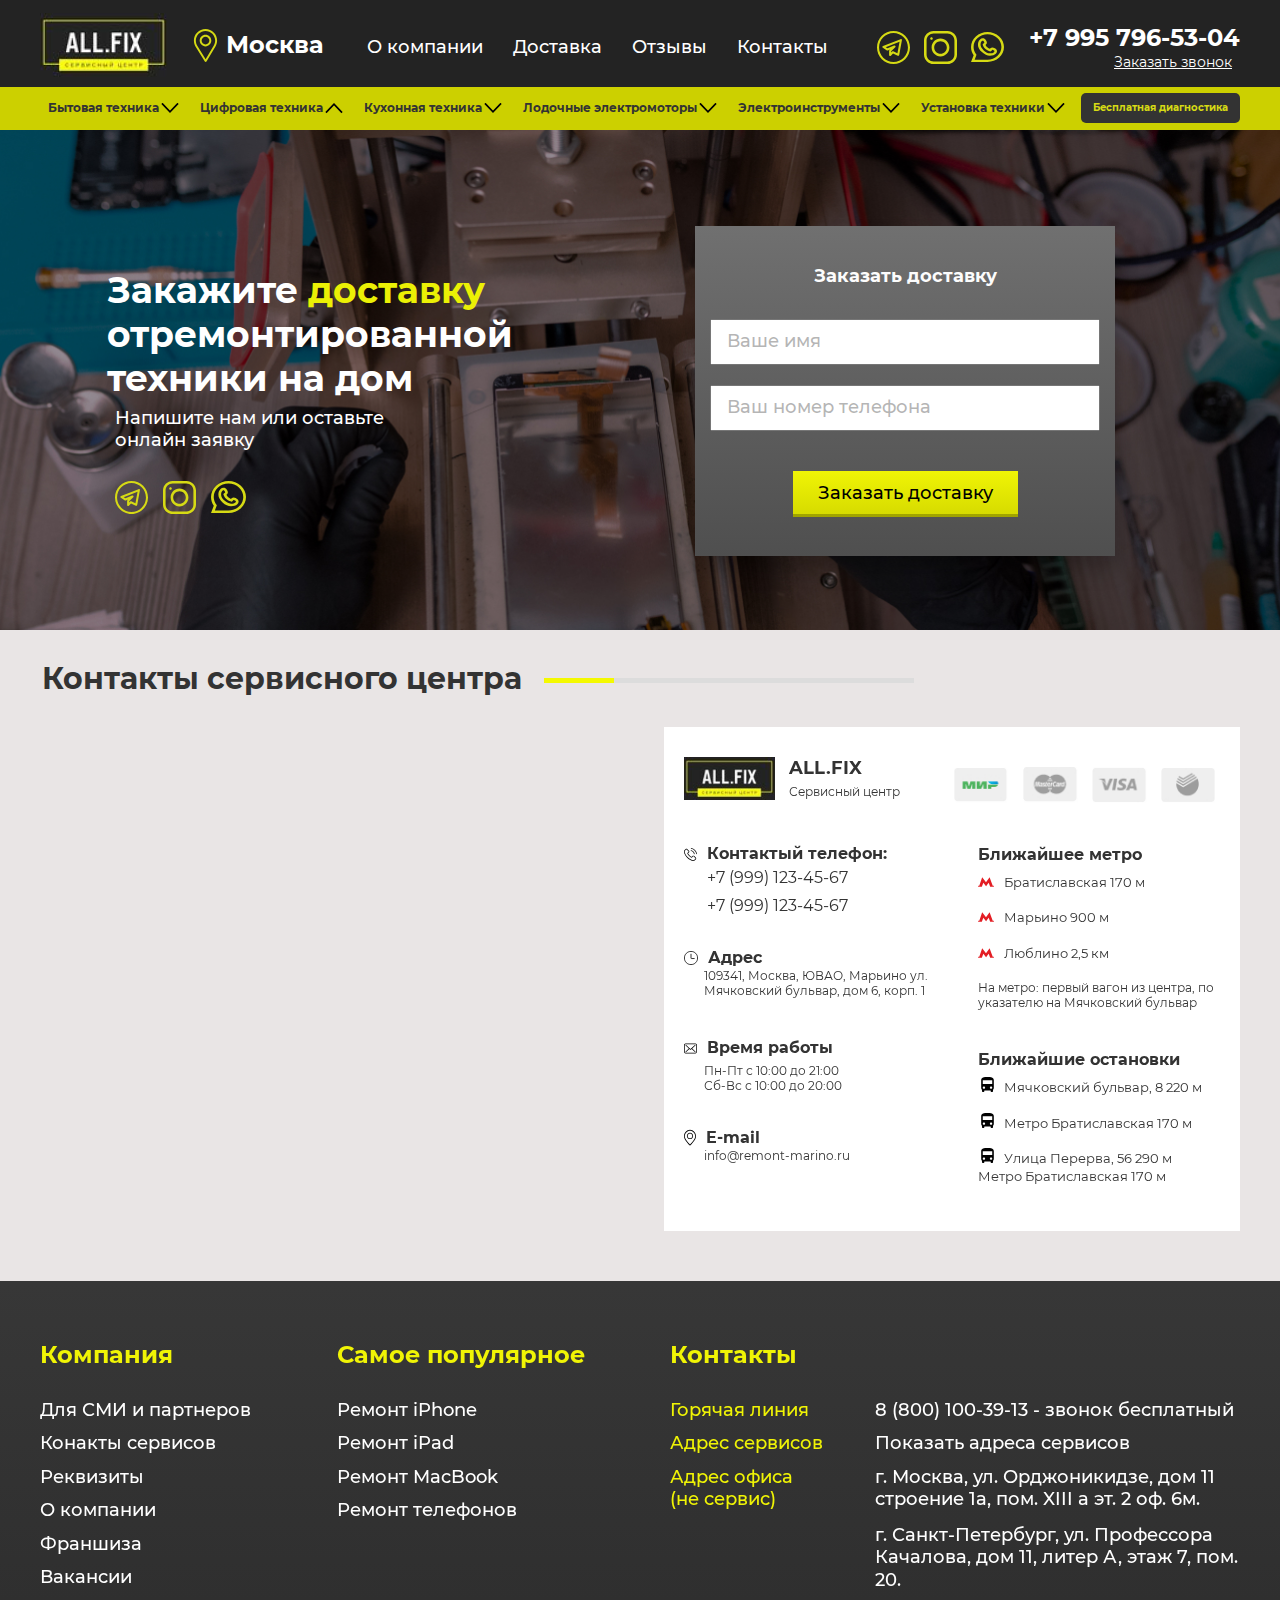
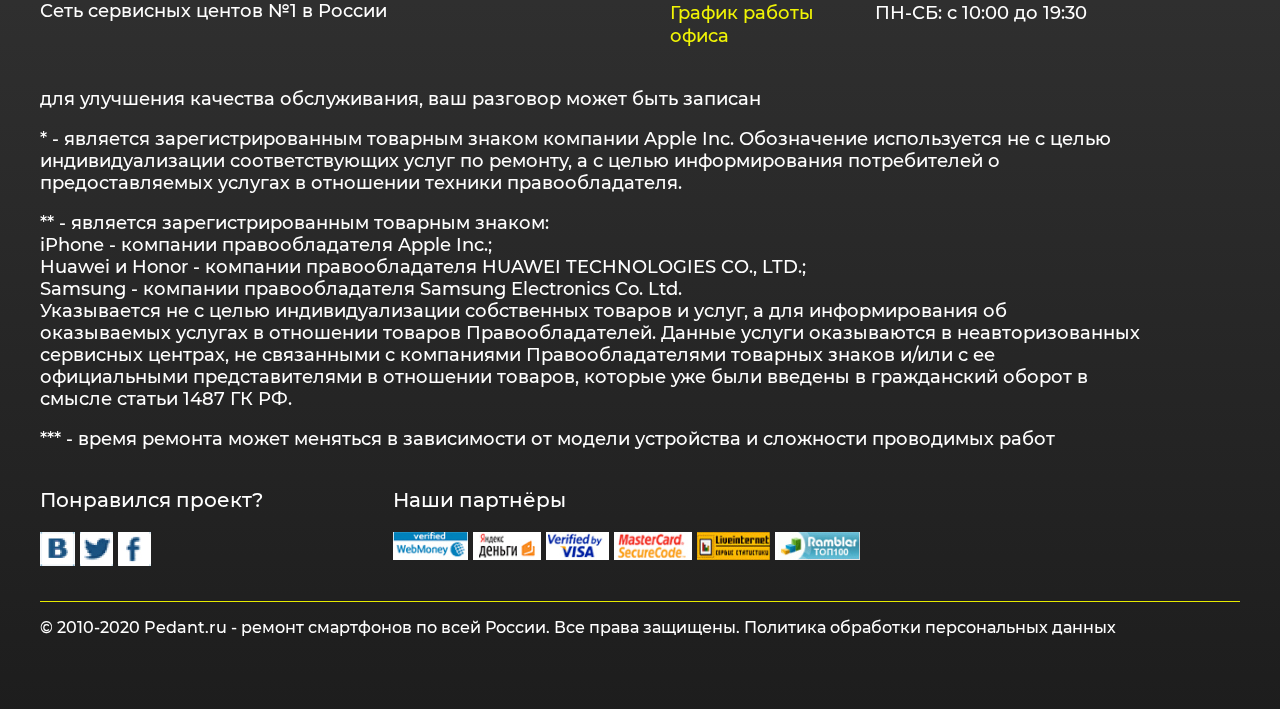
<file: delivery.html>
<!DOCTYPE html>
<html lang="en">
  <head>
    <meta charset="UTF-8">
    <meta http-equiv="X-UA-Compatible" content="IE=edge">
    <meta name="viewport" content="width=device-width, initial-scale=1.0">
    <link rel="stylesheet" href="assets/css/swiper-bundle.min.css">
    <link rel="stylesheet" href="assets/css/style.css">
    <title>Delivery</title>
    <body class="delivery-page">
      <header class="header">
        <div class="header__top">
          <div class="container">
            <div class="header__row"><a class="header__logo-link" href="#"><img class="header__logo" src="assets/images/logo.png" alt="" width="135" height="64"></a>
              <button class="header__map">Москва<img class="header__map-icon" src="assets/images/map.svg" alt=""></button>
              <nav class="header__nav">
                <ul class="header__list">
                  <li class="header__item"><a href="#">О компании</a></li>
                  <li class="header__item"><a href="#">Доставка</a></li>
                  <li class="header__item"><a href="#">Отзывы</a></li>
                  <li class="header__item"><a href="#">Контакты</a></li>
                </ul>
              </nav>
              <ul class="header__social-list">
                <li class="header__social-item"><a href="#"><img class="header__social-logo" src="assets/images/telegram.svg" alt=""></a></li>
                <li class="header__social-item"><a href="#"><img class="header__social-logo" src="assets/images/instagram.svg" alt=""></a></li>
                <li class="header__social-item"><a href="#"><img class="header__social-logo" src="assets/images/whatapp.svg" alt=""></a></li>
              </ul>
              <div class="header__phone-wrapper"><a href="+79957965304">+7 995 796-53-04</a>
                <button class="header__phone-button" data-vkpath="call">Заказать звонок</button>
              </div>
              <button class="header__menu-open" data-vkpath="nav"><span></span></button>
            </div>
          </div>
        </div>
        <div class="header__bottom top-nav">
          <div class="container">
            <div class="top-nav__row">
              <button class="top-nav__menu-open" data-vkpath="catalog"><span></span></button>
              <nav class="top-nav__nav">
                <ul class="top-nav__list">
                  <li class="top-nav__item"><a href="#">Бытовая техника</a></li>
                  <li class="top-nav__item"><a class="_active" href="#">Цифровая техника</a></li>
                  <li class="top-nav__item"><a href="#">Кухонная техника</a></li>
                  <li class="top-nav__item"><a href="#">Лодочные электромоторы</a></li>
                  <li class="top-nav__item"><a href="#">Электроинструменты</a></li>
                  <li class="top-nav__item"><a href="#">Установка техники</a></li>
                </ul>
              </nav>
              <button class="top-nav__diagnostics">Бесплатная диагностика</button>
            </div>
          </div>
        </div>
      </header>
      <section class="question">
        <div class="container"> 
          <div class="question__row"> 
            <div class="question__info"> 
              <h2 class="question__title">Закажите <strong> доставку </strong> отремонтированной <br> техники на дом</h2>
              <p class="question__subtitle">Напишите нам или оставьте <br> онлайн заявку</p>
              <div class="question__social-wrapper"> <a class="question__social-link" href="#"> <img src="/assets/images/telegram.svg" alt="Telegram" width="50" height="50"></a><a class="question__social-link" href="#"> <img src="/assets/images/instagram.svg" alt="Instagram" width="50" height="50"></a><a class="question__social-link" href="#"> <img src="/assets/images/whatapp.svg" alt="Whatsapp" width="50" height="50"></a></div>
            </div>
            <div class="question__form form-question"> 
              <div class="form-question__wrapper">
                <h3 class="form-question__title">Заказать доставку</h3>
                <form class="form-question__wrapper-form" action="#">
                  <label class="form-question__label"><span class="visually-hidden">Ваше имя</span>
                    <input class="form-question__input-text" type="text" placeholder="Ваше имя">
                  </label>
                  <label class="form-question__label"><span class="visually-hidden">Ваш номер телефона</span>
                    <input class="form-question__input-text" type="text" placeholder="Ваш номер телефона">
                  </label>
                  <button class="form-question__submit" type="submit">Заказать доставку</button>
                </form>
              </div>
            </div>
          </div>
        </div>
      </section>
      <section class="contacts">
        <div class="container">
          <div class="main-title">
            <h2 class="main-title__title">Контакты сервисного центра</h2><span class="main-title__line-grey"></span>
          </div>
          <div class="contacts__row">
            <div class="contacts__map"><iframe src="https://yandex.ru/map-widget/v1/?um=constructor%3Aa133664252cce5ebae004d806135d39fdd4b0dccb80d5a384c3994fcb39ed4a5&amp;source=constructor" width="580" height="500" frameborder="0"></iframe></div>
            <div class="contacts__info">
              <div class="contacts__column">
                <div class="contacts__row-two">
                  <div class="contacts__logo-wrapper"><img class="contacts__logo" src="assets/images/logo.png" alt="" width="91" height="43">
                    <div class="contacts__logo-content">
                      <h3 class="contacts__logo-name">all.fix</h3><span class="contacts__logo-text">Сервиcный центр</span>
                    </div>
                  </div>
                </div>
                <div class="contacts__call-wrapper">
                  <div class="contacts__title-wrapper"><img class="contacts__icon" src="assets/images/phone-icon.svg" alt="">
                    <p class="contacts__title">Контактый телефон:</p>
                  </div><a class="contacts__call" href="+79991234567">+7 (999) 123-45-67</a><a class="contacts__call" href="+79991234567">+7 (999) 123-45-67</a>
                </div>
                <div class="contacts__address-wrapper">
                  <div class="contacts__title-wrapper contacts__title-wrapper--mt"><img class="contacts__icon" src="assets/images/time-icon.svg" alt="">
                    <p class="contacts__title">Адрес</p>
                  </div>
                  <p class="contacts__inform">109341, Москва, ЮВАО, Марьино ул. Мячковский бульвар, дом 6, корп. 1</p>
                </div>
                <div class="contacts__time-wrapper">
                  <div class="contacts__title-wrapper contacts__title-wrapper--mb"><img class="contacts__icon" src="assets/images/mail-icon.svg" alt="">
                    <p class="contacts__title">Время работы</p>
                  </div><span class="contacts__inform">Пн-Пт с 10:00 до 21:00</span><span class="contacts__inform">Сб-Вс с 10:00 до 20:00</span>
                </div>
                <div class="contacts__mail-wrapper">
                  <div class="contacts__title-wrapper"><img class="contacts__icon" src="assets/images/map-icon.svg" alt="">
                    <p class="contacts__title">E-mail</p>
                  </div><a class="contacts__inform" href="info@remont-marino.ru">info@remont-marino.ru</a>
                </div>
              </div>
              <div class="contacts__column">
                <div class="contacts__pay-wrapper"><img class="contacts__pay" src="assets/images/mir.jpg" alt="" width="56" height="36"><img class="contacts__pay" src="assets/images/mc.jpg" alt="" width="56" height="36"><img class="contacts__pay" src="assets/images/visa.jpg" alt="" width="56" height="36"><img class="contacts__pay" src="assets/images/sber.jpg" alt="" width="56" height="36"></div>
                <div class="contacts__metro">
                  <div class="contacts__title-wrapper contacts__title-wrapper--mb">
                    <p class="contacts__title">Ближайшее метро</p>
                  </div>
                  <div class="contacts__metro-wrapper"><img class="contacts__icon" src="assets/images/metro-icon.svg" alt=""><span class="contacts__adress">Братиславская 170 м</span></div>
                  <div class="contacts__metro-wrapper"><img class="contacts__icon" src="assets/images/metro-icon.svg" alt=""><span class="contacts__adress">Марьино 900 м</span></div>
                  <div class="contacts__metro-wrapper"><img class="contacts__icon" src="assets/images/metro-icon.svg" alt=""><span class="contacts__adress">Люблино 2,5 км</span></div>
                  <p class="contacts__inform contacts__inform--pl0">На метро: первый вагон из центра, по указателю на Мячковский бульвар</p>
                </div>
                <div class="contacts__bus">
                  <div class="contacts__title-wrapper contacts__title-wrapper--mb">
                    <p class="contacts__title">Ближайшие остановки</p>
                  </div>
                  <div class="contacts__bus-wrapper"><img class="contacts__icon" src="assets/images/bus-icon.svg" alt=""><span class="contacts__adress">Мячковский бульвар, 8 220 м</span></div>
                  <div class="contacts__bus-wrapper"><img class="contacts__icon" src="assets/images/bus-icon.svg" alt=""><span class="contacts__adress">Метро Братиславская 170 м</span></div>
                  <div class="contacts__bus-wrapper"><img class="contacts__icon" src="assets/images/bus-icon.svg" alt=""><span class="contacts__adress">Улица Перерва, 56 290 м</span><span class="contacts__adress">Метро Братиславская 170 м</span></div>
                </div>
              </div>
            </div>
          </div>
        </div>
      </section>
      <footer class="footer">
        <div class="container">
          <div class="footer__row">
            <div class="footer__column">
              <h2 class="footer__headline">Компания</h2>
              <ul class="footer__list">
                <il class="footer__item"><a href="#">Для СМИ и партнеров</a></il>
                <il class="footer__item"><a href="#">Конакты сервисов</a></il>
                <il class="footer__item"><a href="#">Реквизиты</a></il>
                <il class="footer__item"><a href="#">О компании</a></il>
                <il class="footer__item"><a href="#">Франшиза</a></il>
                <il class="footer__item"><a href="#">Вакансии</a></il>
                <il class="footer__item footer__item--absolute"><a href="#">Сеть сервисных центов №1 в России</a></il>
              </ul>
            </div>
            <div class="footer__column">
              <h2 class="footer__headline">Самое популярное</h2>
              <ul class="footer__list">
                <il class="footer__item"><a href="#">Ремонт iPhone</a></il>
                <il class="footer__item"><a href="#">Ремонт iPad</a></il>
                <il class="footer__item"><a href="#">Ремонт MacBook</a></il>
                <il class="footer__item"><a href="#">Ремонт телефонов</a></il>
              </ul>
            </div>
            <div class="footer__column">
              <h2 class="footer__headline">Контакты</h2>
              <div class="footer__contacts-list">
                <div class="footer__item footer__item--two">
                  <p class="footer__name">Горячая линия</p>
                  <p class="footer__info">8 (800) 100-39-13 - звонок бесплатный</p>
                </div>
                <div class="footer__item footer__item--two">
                  <p class="footer__name">Адрес сервисов</p>
                  <p class="footer__info">Показать адреса сервисов</p>
                </div>
                <div class="footer__item footer__item--two">
                  <p class="footer__name">Адрес офиса <br> (не сервис)</p>
                  <div class="footer__contacts-info">
                    <p class="footer__info footer__info--mb">г. Москва, ул. Орджоникидзе, дом 11 <br> строение 1а, пом. XIII а эт. 2 оф. 6м.</p>
                    <p class="footer__info">г. Санкт-Петербург, ул. Профессора <br> Качалова, дом 11, литер А, этаж 7, пом. 20.</p>
                  </div>
                </div>
                <div class="footer__item footer__item--two">
                  <p class="footer__name">График работы <br> офиса</p>
                  <p class="footer__info">ПН-СБ: с 10:00 до 19:30</p>
                </div>
              </div>
            </div>
          </div>
          <div class="footer__desc">
            <p class="footer__desc-text">для улучшения качества обслуживания, ваш разговор может быть записан</p>
            <p class="footer__desc-text">* - является зарегистрированным товарным знаком компании Apple Inc. Обозначение используется не с целью <br> индивидуализации соответствующих услуг по ремонту, а с целью информирования потребителей о <br> предоставляемых услугах в отношении техники правообладателя.</p>
            <p class="footer__desc-text">** - является зарегистрированным товарным знаком: <br> iPhone - компании правообладателя Apple Inc.; <br> Huawei и Honor - компании правообладателя HUAWEI TECHNOLOGIES CO., LTD.; <br> Samsung - компании правообладателя Samsung Electronics Co. Ltd. <br> Указывается не с целью индивидуализации собственных товаров и услуг, а для информирования об <br> оказываемых услугах в отношении товаров Правообладателей. Данные услуги оказываются в неавторизованных <br> сервисных центрах, не связанными с компаниями Правообладателями товарных знаков и/или с ее <br> официальными представителями в отношении товаров, которые уже были введены в гражданский оборот в <br> смысле статьи 1487 ГК РФ.</p>
            <p class="footer__desc-text">*** - время ремонта может меняться в зависимости от модели устройства и сложности проводимых работ</p>
          </div>
          <div class="footer__row-two">
            <div class="footer__social">
              <p class="footer__text">Понравился проект?</p><a class="footer__social-link" href="#"><img src="assets/images/social-vk.jpg" alt="Вконтакте"></a><a class="footer__social-link" href="#"><img src="assets/images/social-twitter.jpg" alt="Twitter"></a><a class="footer__social-link" href="#"><img src="assets/images/social-fb.jpg" alt="Facebook"></a>
            </div>
            <div class="footer__partner">
              <p class="footer__text">Наши партнёры</p><img class="footer__icon-partner" src="assets/images/pay-1.jpg" alt=""><img class="footer__icon-partner" src="assets/images/pay-2.jpg" alt=""><img class="footer__icon-partner" src="assets/images/pay-3.jpg" alt=""><img class="footer__icon-partner" src="assets/images/pay-4.jpg" alt=""><img class="footer__icon-partner" src="assets/images/pay-5.jpg" alt=""><img class="footer__icon-partner" src="assets/images/pay-6.jpg" alt="">
            </div>
          </div>
          <p class="footer__copy">© 2010-2020 Pedant.ru - ремонт смартфонов по всей России. Все права защищены. Политика обработки персональных данных</p>
        </div>
      </footer>
      <div class="modal">
        <div class="modal__table" data-vktarget="nav">
          <div class="modal__table-cell">
            <div class="modal__container nav-modal">
              <div class="modal__content nav-modal__content">
                <button class="modal__close">Закрыть</button>
                <nav class="nav-modal__nav">
                  <ul class="nav-modal__list">
                    <li class="nav-modal__item"><a href="#">О компании</a></li>
                    <li class="nav-modal__item"><a href="#">Доставка</a></li>
                    <li class="nav-modal__item"><a href="#">Отзывы</a></li>
                    <li class="nav-modal__item"><a href="#">Контакты</a></li>
                  </ul>
                </nav>
                <ul class="nav-modal__social-list">
                  <li class="nav-modal__social-item"><a href="#"><img class="nav-modal__social-logo" src="assets/images/telegram.svg" alt=""></a></li>
                  <li class="nav-modal__social-item"><a href="#"><img class="nav-modal__social-logo" src="assets/images/instagram.svg" alt=""></a></li>
                  <li class="nav-modal__social-item"><a href="#"><img class="nav-modal__social-logo" src="assets/images/whatapp.svg" alt=""></a></li>
                </ul>
                <div class="nav-modal__phone-wrapper"><a href="+79957965304">+7 995 796-53-04</a>
                  <button class="nav-modal__phone-button" data-vkpath="call">Заказать звонок</button>
                </div>
              </div>
            </div>
          </div>
        </div>
        <div class="modal__table" data-vktarget="catalog">
          <div class="modal__table-cell">
            <div class="modal__container catalog-modal">
              <div class="modal__content catalog-modal__content">
                <button class="modal__close">Закрыть</button>
                <nav class="catalog-modal__nav">
                  <ul class="catalog-modal__list">
                    <li class="catalog-modal__item"><a href="#">Бытовая техника</a></li>
                    <li class="catalog-modal__item"><a class="_active" href="#">Цифровая техника</a></li>
                    <li class="catalog-modal__item"><a href="#">Кухонная техника</a></li>
                    <li class="catalog-modal__item"><a href="#">Лодочные электромоторы</a></li>
                    <li class="catalog-modal__item"><a href="#">Электроинструменты</a></li>
                    <li class="catalog-modal__item"><a href="#">Установка техники</a></li>
                  </ul>
                </nav>
              </div>
            </div>
          </div>
        </div>
        <div class="modal__table" data-vktarget="call">
          <div class="modal__table-cell">
            <div class="modal__container call-modal">
              <div class="modal__content call-modal__content">
                <button class="modal__close">Закрыть</button>
                <form class="call-modal__form" action="#" method="post">
                  <label class="call-modal__label"><span class="call-modal__label-text">Ваше имя<span class="call-modal__required">*</span></span>
                    <input type="text" placeholder="Ваше имя">
                  </label>
                  <label class="call-modal__label"><span class="call-modal__label-text">Телефон<span class="call-modal__required">*</span></span>
                    <input type="text" placeholder="+7 (___) ___-__-__">
                  </label>
                  <div class="call-modal__submit-wrapper">
                    <button class="call-modal__submit" type="submit">Заказать звонок</button>
                  </div>
                </form>
              </div>
            </div>
          </div>
        </div>
      </div>
      <div class="modal2"></div>
      <script src="/assets/js/swiper-bundle.min.js"></script>
      <script src="/assets/js/modal.js"></script>
      <script src="/assets/js/scripts.js"></script>
    </body>
  </head>
</html>
</file>
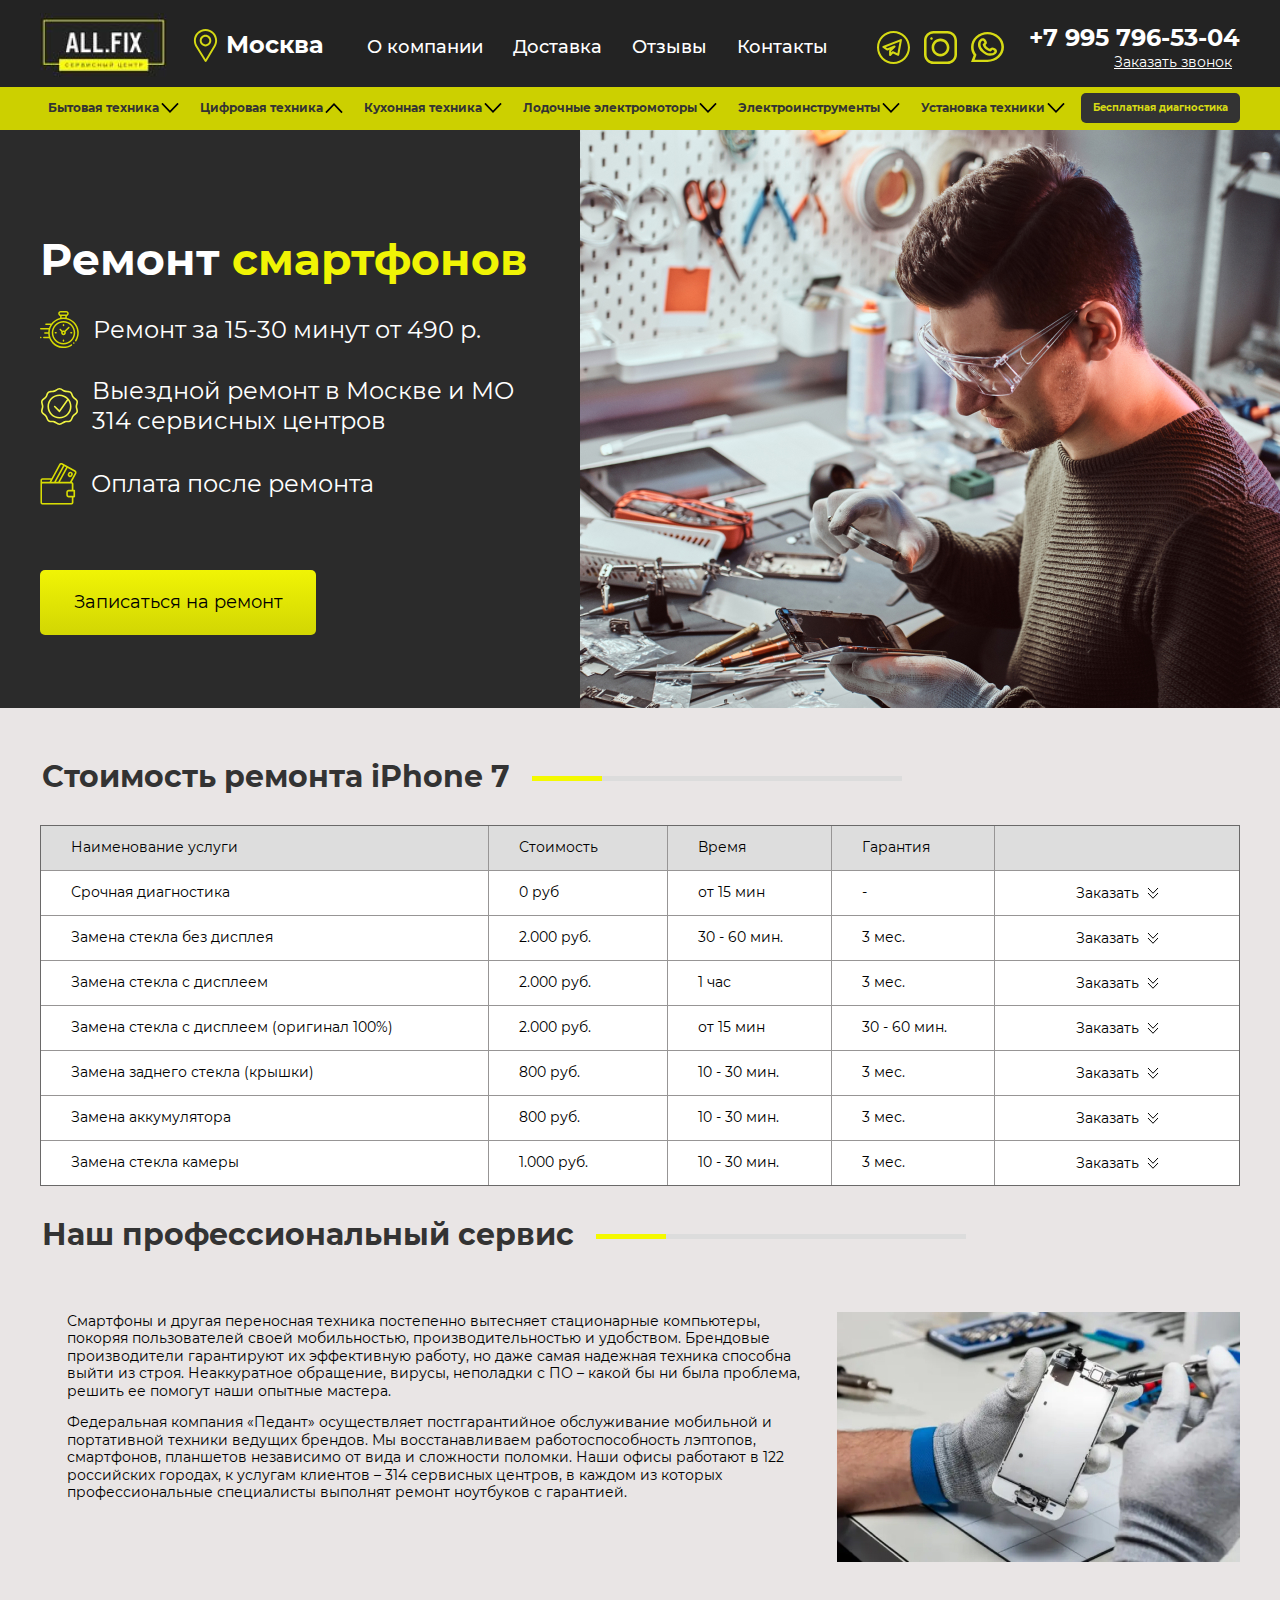
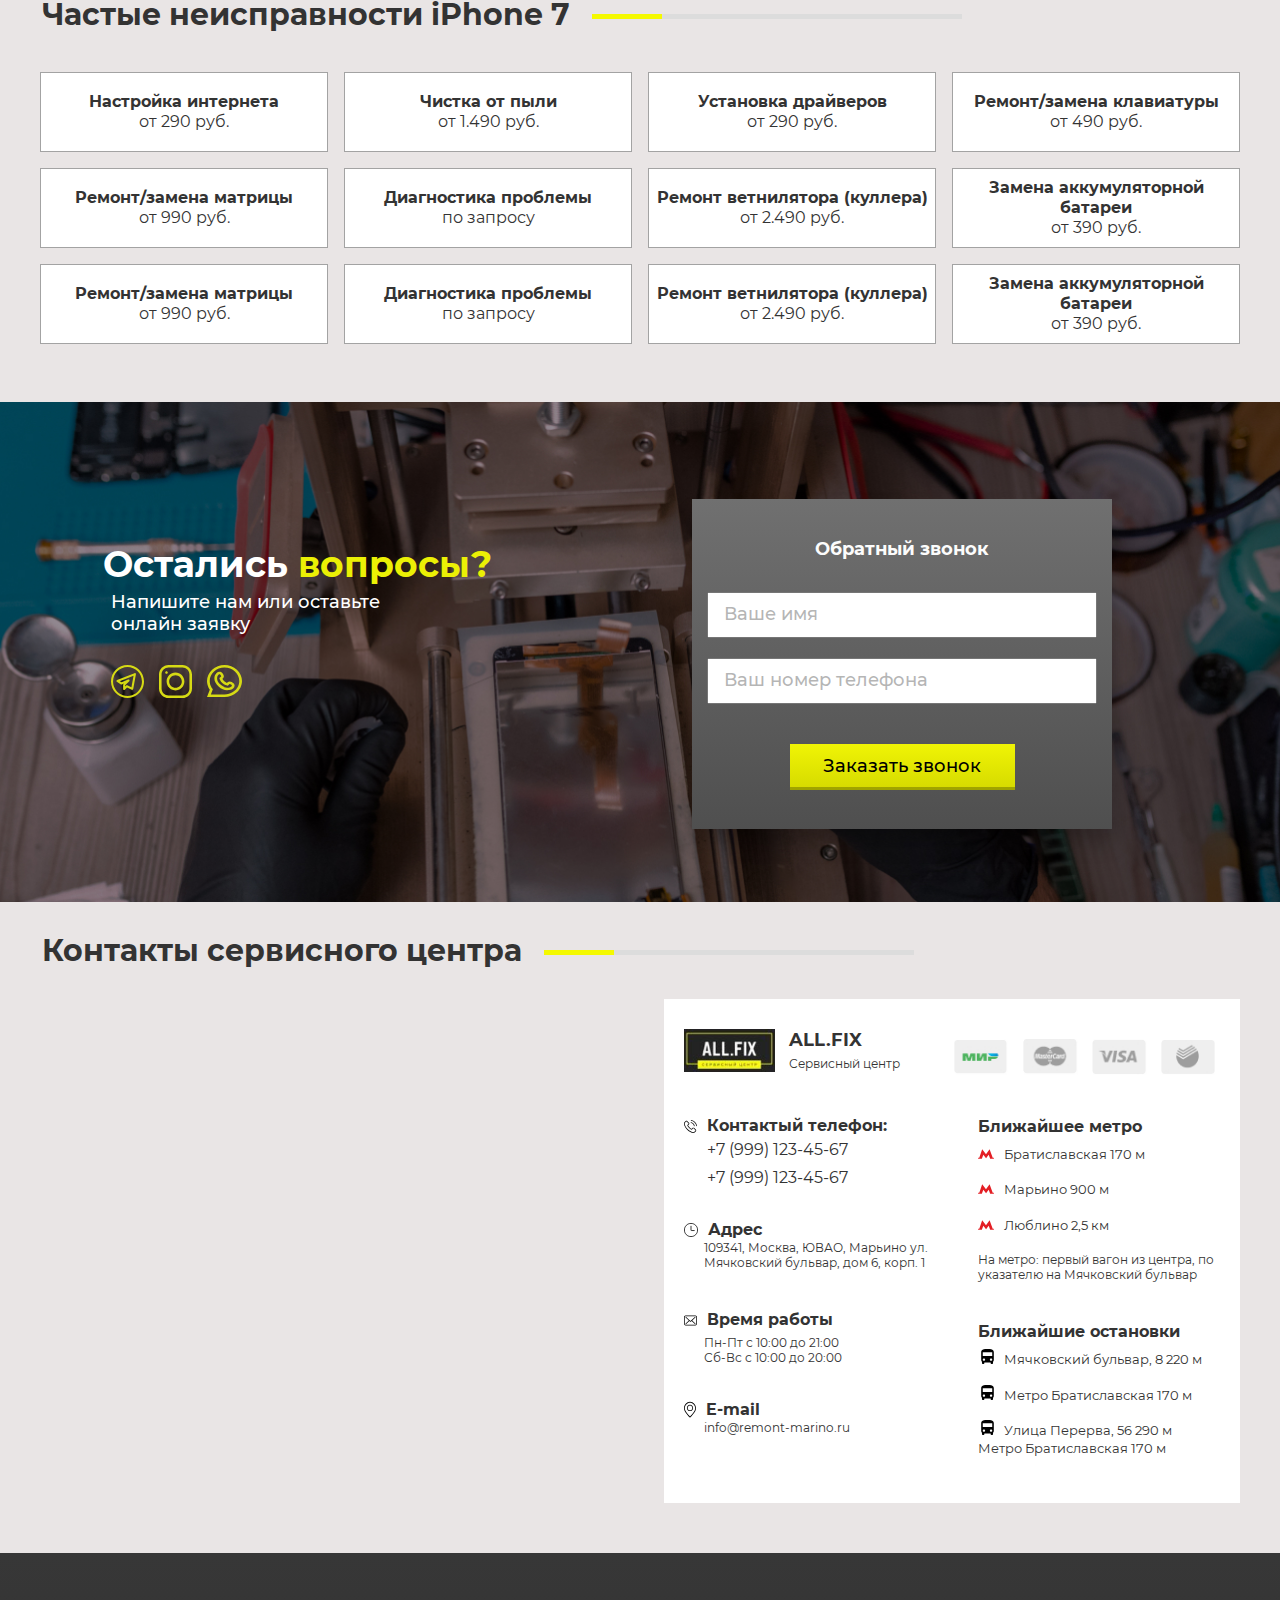
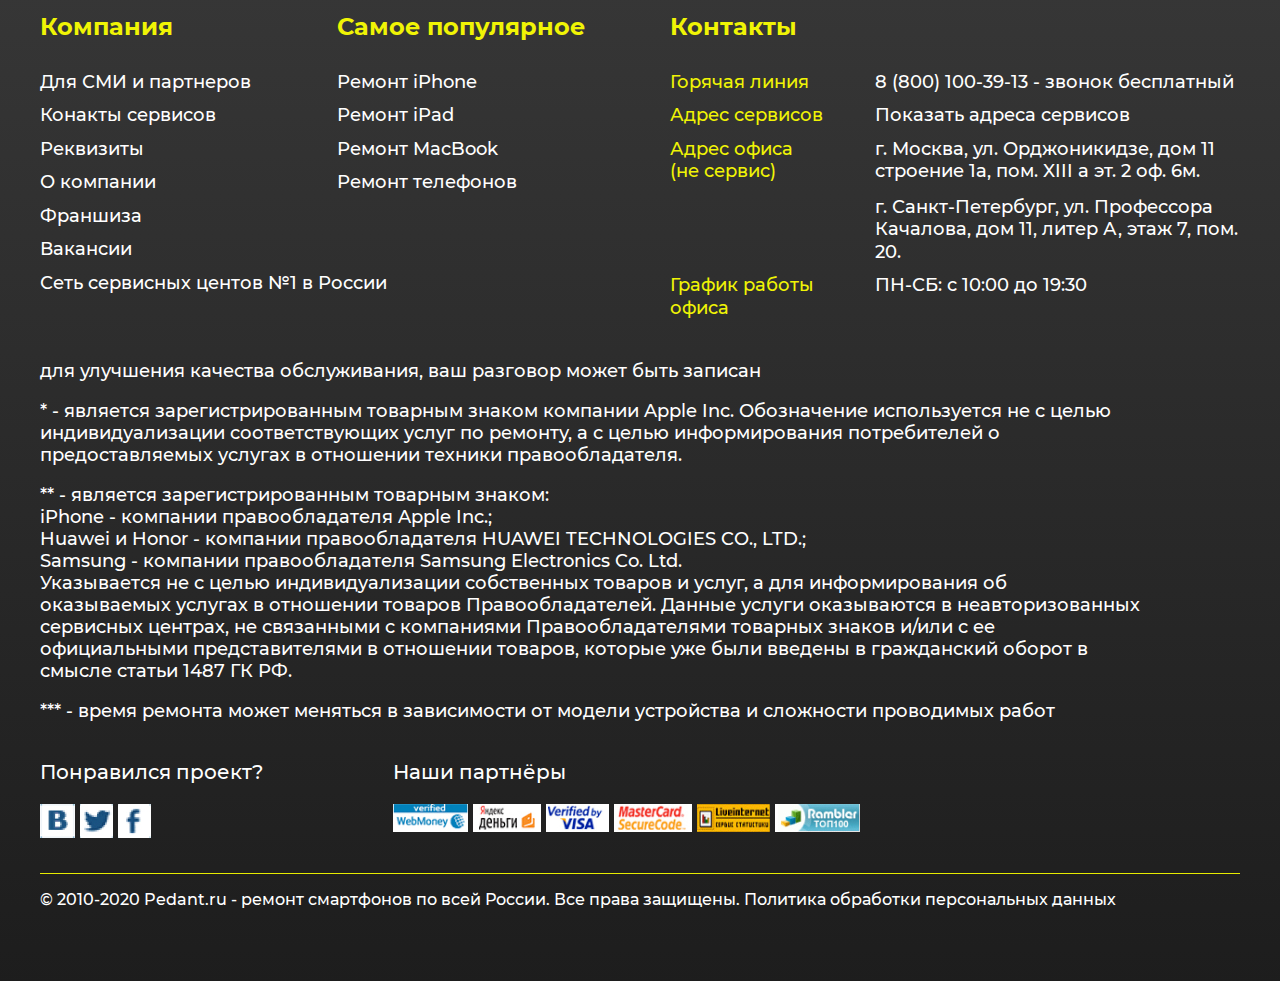
<file: price.html>
<!DOCTYPE html>
<html lang="en">
  <head>
    <meta charset="UTF-8">
    <meta http-equiv="X-UA-Compatible" content="IE=edge">
    <meta name="viewport" content="width=device-width, initial-scale=1.0">
    <link rel="stylesheet" href="assets/css/swiper-bundle.min.css">
    <link rel="stylesheet" href="assets/css/style.css">
    <title>Price</title>
    <body class="price-page">
      <header class="header">
        <div class="header__top">
          <div class="container">
            <div class="header__row"><a class="header__logo-link" href="#"><img class="header__logo" src="assets/images/logo.png" alt="" width="135" height="64"></a>
              <button class="header__map">Москва<img class="header__map-icon" src="assets/images/map.svg" alt=""></button>
              <nav class="header__nav">
                <ul class="header__list">
                  <li class="header__item"><a href="#">О компании</a></li>
                  <li class="header__item"><a href="#">Доставка</a></li>
                  <li class="header__item"><a href="#">Отзывы</a></li>
                  <li class="header__item"><a href="#">Контакты</a></li>
                </ul>
              </nav>
              <ul class="header__social-list">
                <li class="header__social-item"><a href="#"><img class="header__social-logo" src="assets/images/telegram.svg" alt=""></a></li>
                <li class="header__social-item"><a href="#"><img class="header__social-logo" src="assets/images/instagram.svg" alt=""></a></li>
                <li class="header__social-item"><a href="#"><img class="header__social-logo" src="assets/images/whatapp.svg" alt=""></a></li>
              </ul>
              <div class="header__phone-wrapper"><a href="+79957965304">+7 995 796-53-04</a>
                <button class="header__phone-button" data-vkpath="call">Заказать звонок</button>
              </div>
              <button class="header__menu-open" data-vkpath="nav"><span></span></button>
            </div>
          </div>
        </div>
        <div class="header__bottom top-nav">
          <div class="container">
            <div class="top-nav__row">
              <button class="top-nav__menu-open" data-vkpath="catalog"><span></span></button>
              <nav class="top-nav__nav">
                <ul class="top-nav__list">
                  <li class="top-nav__item"><a href="#">Бытовая техника</a></li>
                  <li class="top-nav__item"><a class="_active" href="#">Цифровая техника</a></li>
                  <li class="top-nav__item"><a href="#">Кухонная техника</a></li>
                  <li class="top-nav__item"><a href="#">Лодочные электромоторы</a></li>
                  <li class="top-nav__item"><a href="#">Электроинструменты</a></li>
                  <li class="top-nav__item"><a href="#">Установка техники</a></li>
                </ul>
              </nav>
              <button class="top-nav__diagnostics">Бесплатная диагностика</button>
            </div>
          </div>
        </div>
      </header>
      <section class="screen-repair">
        <div class="container">
          <div class="screen-repair__content-wrapper">
            <h1 class="screen-repair__title">Ремонт <strong> смартфонов </strong></h1>
            <div class="screen-repair__element"><img class="screen-repair__icon" src="assets/images/time.svg" alt="" width="39" height="39">
              <p class="screen-repair__text">Ремонт за 15-30 минут от 490 р.</p>
            </div>
            <div class="screen-repair__element"><img class="screen-repair__icon" src="assets/images/chek-main.svg" alt="" width="38" height="37">
              <p class="screen-repair__text">Выездной ремонт в Москве и МО <br> 314 сервисных центров</p>
            </div>
            <div class="screen-repair__element"><img class="screen-repair__icon" src="assets/images/mony.svg" alt="" width="37" height="42">
              <p class="screen-repair__text">Оплата после ремонта</p>
            </div>
            <button class="screen-repair__button-repair">Записаться на ремонт</button>
          </div>
        </div>
      </section>
      <section class="repair-price">
        <div class="container">
          <div class="repair-price__title-wrapper main-title">
            <h2 class="main-title__title">Стоимость ремонта iPhone 7</h2><span class="main-title__line-grey"></span>
          </div>
          <div class="repair-price__table">
            <div class="repair-price__name repair-price__name--grey">Наименование услуги</div>
            <div class="repair-price__price repair-price__price--grey">Стоимость</div>
            <div class="repair-price__time repair-price__time--grey">Время</div>
            <div class="repair-price__guarantee repair-price__guarantee--grey">Гарантия</div>
            <div class="repair-price__null repair-price__null--grey"></div>
            <div class="repair-price__name">Срочная диагностика</div>
            <div class="repair-price__price">0 руб</div>
            <div class="repair-price__time">от 15 мин</div>
            <div class="repair-price__guarantee">-</div>
            <div class="repair-price__null">
              <button class="repair-price__order">Заказать</button>
            </div>
            <div class="repair-price__name">Замена стекла без дисплея</div>
            <div class="repair-price__price">2.000 руб.</div>
            <div class="repair-price__time">30 - 60 мин.</div>
            <div class="repair-price__guarantee">3 мес.</div>
            <div class="repair-price__null">
              <button class="repair-price__order">Заказать</button>
            </div>
            <div class="repair-price__name">Замена стекла с дисплеем</div>
            <div class="repair-price__price">2.000 руб.</div>
            <div class="repair-price__time">1 час</div>
            <div class="repair-price__guarantee">3 мес.</div>
            <div class="repair-price__null">
              <button class="repair-price__order">Заказать</button>
            </div>
            <div class="repair-price__name">Замена стекла с дисплеем (оригинал 100%)</div>
            <div class="repair-price__price">2.000 руб.</div>
            <div class="repair-price__time">от 15 мин</div>
            <div class="repair-price__guarantee">30 - 60 мин.</div>
            <div class="repair-price__null">
              <button class="repair-price__order">Заказать</button>
            </div>
            <div class="repair-price__name">Замена заднего стекла (крышки)</div>
            <div class="repair-price__price">800 руб.</div>
            <div class="repair-price__time">10 - 30 мин.</div>
            <div class="repair-price__guarantee">3 мес.</div>
            <div class="repair-price__null">
              <button class="repair-price__order">Заказать</button>
            </div>
            <div class="repair-price__name">Замена аккумулятора</div>
            <div class="repair-price__price">800 руб.</div>
            <div class="repair-price__time">10 - 30 мин.</div>
            <div class="repair-price__guarantee">3 мес.</div>
            <div class="repair-price__null">
              <button class="repair-price__order">Заказать</button>
            </div>
            <div class="repair-price__name">Замена стекла камеры</div>
            <div class="repair-price__price">1.000 руб.</div>
            <div class="repair-price__time">10 - 30 мин.</div>
            <div class="repair-price__guarantee">3 мес.</div>
            <div class="repair-price__null">
              <button class="repair-price__order">Заказать</button>
            </div>
          </div>
        </div>
      </section>
      <section class="proffesional-service">
        <div class="container">
          <div class="proffesional-service__title-wrapper main-title">
            <h2 class="main-title__title">Наш профессиональный сервис</h2><span class="main-title__line-grey"></span>
          </div>
          <div class="proffesional-service__row">
            <div class="proffesional-service__text-wrapper">
              <p>Смартфоны и другая переносная техника постепенно вытесняет стационарные компьютеры, покоряя пользователей своей мобильностью, производительностью и удобством. Брендовые производители гарантируют их эффективную работу, но даже самая надежная техника способна выйти из строя. Неаккуратное обращение, вирусы, неполадки с ПО – какой бы ни была проблема, решить ее помогут наши опытные мастера.</p>
              <p>Федеральная компания «Педант» осуществляет постгарантийное обслуживание мобильной и портативной техники ведущих брендов. Мы восстанавливаем работоспособность лэптопов, смартфонов, планшетов независимо от вида и сложности поломки. Наши офисы работают в 122 российских городах, к услугам клиентов – 314 сервисных центров, в каждом из которых профессиональные специалисты выполнят ремонт ноутбуков с гарантией.</p>
            </div>
            <div class="proffesional-service__img-wrapper"><img src="assets/images/repair-photo.jpg" alt="" width="403" height="250"></div>
          </div>
        </div>
      </section>
      <section class="malfunctions">
        <div class="container">
          <div class="malfunctions__title-wrapper main-title">
            <h2 class="main-title__title">Частые неисправности iPhone 7</h2><span class="main-title__line-grey"></span>
          </div>
          <div class="malfunctions__row">
            <ul class="malfunctions__list">
              <li class="malfunctions__item"><a class="malfunctions__link" href="#"><span class="malfunctions__headline">Настройка интернета</span><span class="malfunctions__price">от 290 руб.</span></a></li>
              <li class="malfunctions__item"><a class="malfunctions__link" href="#"><span class="malfunctions__headline">Чистка от пыли</span><span class="malfunctions__price">от 1.490 руб.</span></a></li>
              <li class="malfunctions__item"><a class="malfunctions__link" href="#"><span class="malfunctions__headline">Установка драйверов</span><span class="malfunctions__price">от 290 руб.</span></a></li>
              <li class="malfunctions__item"><a class="malfunctions__link" href="#"><span class="malfunctions__headline">Ремонт/замена клавиатуры</span><span class="malfunctions__price">от 490 руб.</span></a></li>
              <li class="malfunctions__item"><a class="malfunctions__link" href="#"><span class="malfunctions__headline">Ремонт/замена матрицы</span><span class="malfunctions__price">от 990 руб.</span></a></li>
              <li class="malfunctions__item"><a class="malfunctions__link" href="#"><span class="malfunctions__headline">Диагностика проблемы</span><span class="malfunctions__price">по запросу</span></a></li>
              <li class="malfunctions__item"><a class="malfunctions__link" href="#"><span class="malfunctions__headline">Ремонт ветнилятора (куллера)</span><span class="malfunctions__price">от 2.490 руб.</span></a></li>
              <li class="malfunctions__item"><a class="malfunctions__link" href="#"><span class="malfunctions__headline">Замена аккумуляторной батареи</span><span class="malfunctions__price">от 390 руб.</span></a></li>
              <li class="malfunctions__item"><a class="malfunctions__link" href="#"><span class="malfunctions__headline">Ремонт/замена матрицы</span><span class="malfunctions__price">от 990 руб.</span></a></li>
              <li class="malfunctions__item"><a class="malfunctions__link" href="#"><span class="malfunctions__headline">Диагностика проблемы</span><span class="malfunctions__price">по запросу</span></a></li>
              <li class="malfunctions__item"><a class="malfunctions__link" href="#"><span class="malfunctions__headline">Ремонт ветнилятора (куллера)</span><span class="malfunctions__price">от 2.490 руб.</span></a></li>
              <li class="malfunctions__item"><a class="malfunctions__link" href="#"><span class="malfunctions__headline">Замена аккумуляторной батареи</span><span class="malfunctions__price">от 390 руб.</span></a></li>
            </ul>
          </div>
        </div>
      </section>
      <section class="question">
        <div class="container"> 
          <div class="question__row"> 
            <div class="question__info"> 
              <h2 class="question__title">Остались<strong> вопросы?</strong></h2>
              <p class="question__subtitle">Напишите нам или оставьте<br>онлайн заявку</p>
              <div class="question__social-wrapper"> <a class="question__social-link" href="#">Telegram<img src="/assets/images/telegram.svg" alt="Telegram" width="50" height="50"></a><a class="question__social-link" href="#">Instagram<img src="/assets/images/instagram.svg" alt="Instagram" width="50" height="50"></a><a class="question__social-link" href="#">Whatsapp<img src="/assets/images/whatapp.svg" alt="Whatsapp" width="53" height="48"></a></div>
            </div>
            <div class="question__form form-question"> 
              <div class="form-question__wrapper">
                <h3 class="form-question__title">Обратный звонок</h3>
                <form class="form-question__wrapper-form" action="#">
                  <label class="form-question__label"><span class="visually-hidden">Ваше имя</span>
                    <input class="form-question__input-text" type="text" placeholder="Ваше имя">
                  </label>
                  <label class="form-question__label"><span class="visually-hidden">Ваш номер телефона</span>
                    <input class="form-question__input-text" type="text" placeholder="Ваш номер телефона">
                  </label>
                  <button class="form-question__submit" type="submit">Заказать звонок</button>
                </form>
              </div>
            </div>
          </div>
        </div>
      </section>
      <section class="contacts">
        <div class="container">
          <div class="main-title">
            <h2 class="main-title__title">Контакты сервисного центра</h2><span class="main-title__line-grey"></span>
          </div>
          <div class="contacts__row">
            <div class="contacts__map"><iframe src="https://yandex.ru/map-widget/v1/?um=constructor%3Aa133664252cce5ebae004d806135d39fdd4b0dccb80d5a384c3994fcb39ed4a5&amp;source=constructor" width="580" height="500" frameborder="0"></iframe></div>
            <div class="contacts__info">
              <div class="contacts__column">
                <div class="contacts__row-two">
                  <div class="contacts__logo-wrapper"><img class="contacts__logo" src="assets/images/logo.png" alt="" width="91" height="43">
                    <div class="contacts__logo-content">
                      <h3 class="contacts__logo-name">all.fix</h3><span class="contacts__logo-text">Сервиcный центр</span>
                    </div>
                  </div>
                </div>
                <div class="contacts__call-wrapper">
                  <div class="contacts__title-wrapper"><img class="contacts__icon" src="assets/images/phone-icon.svg" alt="">
                    <p class="contacts__title">Контактый телефон:</p>
                  </div><a class="contacts__call" href="+79991234567">+7 (999) 123-45-67</a><a class="contacts__call" href="+79991234567">+7 (999) 123-45-67</a>
                </div>
                <div class="contacts__address-wrapper">
                  <div class="contacts__title-wrapper contacts__title-wrapper--mt"><img class="contacts__icon" src="assets/images/time-icon.svg" alt="">
                    <p class="contacts__title">Адрес</p>
                  </div>
                  <p class="contacts__inform">109341, Москва, ЮВАО, Марьино ул. Мячковский бульвар, дом 6, корп. 1</p>
                </div>
                <div class="contacts__time-wrapper">
                  <div class="contacts__title-wrapper contacts__title-wrapper--mb"><img class="contacts__icon" src="assets/images/mail-icon.svg" alt="">
                    <p class="contacts__title">Время работы</p>
                  </div><span class="contacts__inform">Пн-Пт с 10:00 до 21:00</span><span class="contacts__inform">Сб-Вс с 10:00 до 20:00</span>
                </div>
                <div class="contacts__mail-wrapper">
                  <div class="contacts__title-wrapper"><img class="contacts__icon" src="assets/images/map-icon.svg" alt="">
                    <p class="contacts__title">E-mail</p>
                  </div><a class="contacts__inform" href="info@remont-marino.ru">info@remont-marino.ru</a>
                </div>
              </div>
              <div class="contacts__column">
                <div class="contacts__pay-wrapper"><img class="contacts__pay" src="assets/images/mir.jpg" alt="" width="56" height="36"><img class="contacts__pay" src="assets/images/mc.jpg" alt="" width="56" height="36"><img class="contacts__pay" src="assets/images/visa.jpg" alt="" width="56" height="36"><img class="contacts__pay" src="assets/images/sber.jpg" alt="" width="56" height="36"></div>
                <div class="contacts__metro">
                  <div class="contacts__title-wrapper contacts__title-wrapper--mb">
                    <p class="contacts__title">Ближайшее метро</p>
                  </div>
                  <div class="contacts__metro-wrapper"><img class="contacts__icon" src="assets/images/metro-icon.svg" alt=""><span class="contacts__adress">Братиславская 170 м</span></div>
                  <div class="contacts__metro-wrapper"><img class="contacts__icon" src="assets/images/metro-icon.svg" alt=""><span class="contacts__adress">Марьино 900 м</span></div>
                  <div class="contacts__metro-wrapper"><img class="contacts__icon" src="assets/images/metro-icon.svg" alt=""><span class="contacts__adress">Люблино 2,5 км</span></div>
                  <p class="contacts__inform contacts__inform--pl0">На метро: первый вагон из центра, по указателю на Мячковский бульвар</p>
                </div>
                <div class="contacts__bus">
                  <div class="contacts__title-wrapper contacts__title-wrapper--mb">
                    <p class="contacts__title">Ближайшие остановки</p>
                  </div>
                  <div class="contacts__bus-wrapper"><img class="contacts__icon" src="assets/images/bus-icon.svg" alt=""><span class="contacts__adress">Мячковский бульвар, 8 220 м</span></div>
                  <div class="contacts__bus-wrapper"><img class="contacts__icon" src="assets/images/bus-icon.svg" alt=""><span class="contacts__adress">Метро Братиславская 170 м</span></div>
                  <div class="contacts__bus-wrapper"><img class="contacts__icon" src="assets/images/bus-icon.svg" alt=""><span class="contacts__adress">Улица Перерва, 56 290 м</span><span class="contacts__adress">Метро Братиславская 170 м</span></div>
                </div>
              </div>
            </div>
          </div>
        </div>
      </section>
      <footer class="footer">
        <div class="container">
          <div class="footer__row">
            <div class="footer__column">
              <h2 class="footer__headline">Компания</h2>
              <ul class="footer__list">
                <il class="footer__item"><a href="#">Для СМИ и партнеров</a></il>
                <il class="footer__item"><a href="#">Конакты сервисов</a></il>
                <il class="footer__item"><a href="#">Реквизиты</a></il>
                <il class="footer__item"><a href="#">О компании</a></il>
                <il class="footer__item"><a href="#">Франшиза</a></il>
                <il class="footer__item"><a href="#">Вакансии</a></il>
                <il class="footer__item footer__item--absolute"><a href="#">Сеть сервисных центов №1 в России</a></il>
              </ul>
            </div>
            <div class="footer__column">
              <h2 class="footer__headline">Самое популярное</h2>
              <ul class="footer__list">
                <il class="footer__item"><a href="#">Ремонт iPhone</a></il>
                <il class="footer__item"><a href="#">Ремонт iPad</a></il>
                <il class="footer__item"><a href="#">Ремонт MacBook</a></il>
                <il class="footer__item"><a href="#">Ремонт телефонов</a></il>
              </ul>
            </div>
            <div class="footer__column">
              <h2 class="footer__headline">Контакты</h2>
              <div class="footer__contacts-list">
                <div class="footer__item footer__item--two">
                  <p class="footer__name">Горячая линия</p>
                  <p class="footer__info">8 (800) 100-39-13 - звонок бесплатный</p>
                </div>
                <div class="footer__item footer__item--two">
                  <p class="footer__name">Адрес сервисов</p>
                  <p class="footer__info">Показать адреса сервисов</p>
                </div>
                <div class="footer__item footer__item--two">
                  <p class="footer__name">Адрес офиса <br> (не сервис)</p>
                  <div class="footer__contacts-info">
                    <p class="footer__info footer__info--mb">г. Москва, ул. Орджоникидзе, дом 11 <br> строение 1а, пом. XIII а эт. 2 оф. 6м.</p>
                    <p class="footer__info">г. Санкт-Петербург, ул. Профессора <br> Качалова, дом 11, литер А, этаж 7, пом. 20.</p>
                  </div>
                </div>
                <div class="footer__item footer__item--two">
                  <p class="footer__name">График работы <br> офиса</p>
                  <p class="footer__info">ПН-СБ: с 10:00 до 19:30</p>
                </div>
              </div>
            </div>
          </div>
          <div class="footer__desc">
            <p class="footer__desc-text">для улучшения качества обслуживания, ваш разговор может быть записан</p>
            <p class="footer__desc-text">* - является зарегистрированным товарным знаком компании Apple Inc. Обозначение используется не с целью <br> индивидуализации соответствующих услуг по ремонту, а с целью информирования потребителей о <br> предоставляемых услугах в отношении техники правообладателя.</p>
            <p class="footer__desc-text">** - является зарегистрированным товарным знаком: <br> iPhone - компании правообладателя Apple Inc.; <br> Huawei и Honor - компании правообладателя HUAWEI TECHNOLOGIES CO., LTD.; <br> Samsung - компании правообладателя Samsung Electronics Co. Ltd. <br> Указывается не с целью индивидуализации собственных товаров и услуг, а для информирования об <br> оказываемых услугах в отношении товаров Правообладателей. Данные услуги оказываются в неавторизованных <br> сервисных центрах, не связанными с компаниями Правообладателями товарных знаков и/или с ее <br> официальными представителями в отношении товаров, которые уже были введены в гражданский оборот в <br> смысле статьи 1487 ГК РФ.</p>
            <p class="footer__desc-text">*** - время ремонта может меняться в зависимости от модели устройства и сложности проводимых работ</p>
          </div>
          <div class="footer__row-two">
            <div class="footer__social">
              <p class="footer__text">Понравился проект?</p><a class="footer__social-link" href="#"><img src="assets/images/social-vk.jpg" alt="Вконтакте"></a><a class="footer__social-link" href="#"><img src="assets/images/social-twitter.jpg" alt="Twitter"></a><a class="footer__social-link" href="#"><img src="assets/images/social-fb.jpg" alt="Facebook"></a>
            </div>
            <div class="footer__partner">
              <p class="footer__text">Наши партнёры</p><img class="footer__icon-partner" src="assets/images/pay-1.jpg" alt=""><img class="footer__icon-partner" src="assets/images/pay-2.jpg" alt=""><img class="footer__icon-partner" src="assets/images/pay-3.jpg" alt=""><img class="footer__icon-partner" src="assets/images/pay-4.jpg" alt=""><img class="footer__icon-partner" src="assets/images/pay-5.jpg" alt=""><img class="footer__icon-partner" src="assets/images/pay-6.jpg" alt="">
            </div>
          </div>
          <p class="footer__copy">© 2010-2020 Pedant.ru - ремонт смартфонов по всей России. Все права защищены. Политика обработки персональных данных</p>
        </div>
      </footer>
      <div class="modal">
        <div class="modal__table" data-vktarget="nav">
          <div class="modal__table-cell">
            <div class="modal__container nav-modal">
              <div class="modal__content nav-modal__content">
                <button class="modal__close">Закрыть</button>
                <nav class="nav-modal__nav">
                  <ul class="nav-modal__list">
                    <li class="nav-modal__item"><a href="#">О компании</a></li>
                    <li class="nav-modal__item"><a href="#">Доставка</a></li>
                    <li class="nav-modal__item"><a href="#">Отзывы</a></li>
                    <li class="nav-modal__item"><a href="#">Контакты</a></li>
                  </ul>
                </nav>
                <ul class="nav-modal__social-list">
                  <li class="nav-modal__social-item"><a href="#"><img class="nav-modal__social-logo" src="assets/images/telegram.svg" alt=""></a></li>
                  <li class="nav-modal__social-item"><a href="#"><img class="nav-modal__social-logo" src="assets/images/instagram.svg" alt=""></a></li>
                  <li class="nav-modal__social-item"><a href="#"><img class="nav-modal__social-logo" src="assets/images/whatapp.svg" alt=""></a></li>
                </ul>
                <div class="nav-modal__phone-wrapper"><a href="+79957965304">+7 995 796-53-04</a>
                  <button class="nav-modal__phone-button" data-vkpath="call">Заказать звонок</button>
                </div>
              </div>
            </div>
          </div>
        </div>
        <div class="modal__table" data-vktarget="catalog">
          <div class="modal__table-cell">
            <div class="modal__container catalog-modal">
              <div class="modal__content catalog-modal__content">
                <button class="modal__close">Закрыть</button>
                <nav class="catalog-modal__nav">
                  <ul class="catalog-modal__list">
                    <li class="catalog-modal__item"><a href="#">Бытовая техника</a></li>
                    <li class="catalog-modal__item"><a class="_active" href="#">Цифровая техника</a></li>
                    <li class="catalog-modal__item"><a href="#">Кухонная техника</a></li>
                    <li class="catalog-modal__item"><a href="#">Лодочные электромоторы</a></li>
                    <li class="catalog-modal__item"><a href="#">Электроинструменты</a></li>
                    <li class="catalog-modal__item"><a href="#">Установка техники</a></li>
                  </ul>
                </nav>
              </div>
            </div>
          </div>
        </div>
        <div class="modal__table" data-vktarget="call">
          <div class="modal__table-cell">
            <div class="modal__container call-modal">
              <div class="modal__content call-modal__content">
                <button class="modal__close">Закрыть</button>
                <form class="call-modal__form" action="#" method="post">
                  <label class="call-modal__label"><span class="call-modal__label-text">Ваше имя<span class="call-modal__required">*</span></span>
                    <input type="text" placeholder="Ваше имя">
                  </label>
                  <label class="call-modal__label"><span class="call-modal__label-text">Телефон<span class="call-modal__required">*</span></span>
                    <input type="text" placeholder="+7 (___) ___-__-__">
                  </label>
                  <div class="call-modal__submit-wrapper">
                    <button class="call-modal__submit" type="submit">Заказать звонок</button>
                  </div>
                </form>
              </div>
            </div>
          </div>
        </div>
      </div>
      <div class="modal2"></div>
      <script src="/assets/js/swiper-bundle.min.js"></script>
      <script src="/assets/js/modal.js"></script>
      <script src="/assets/js/scripts.js"></script>
    </body>
  </head>
</html>
</file>
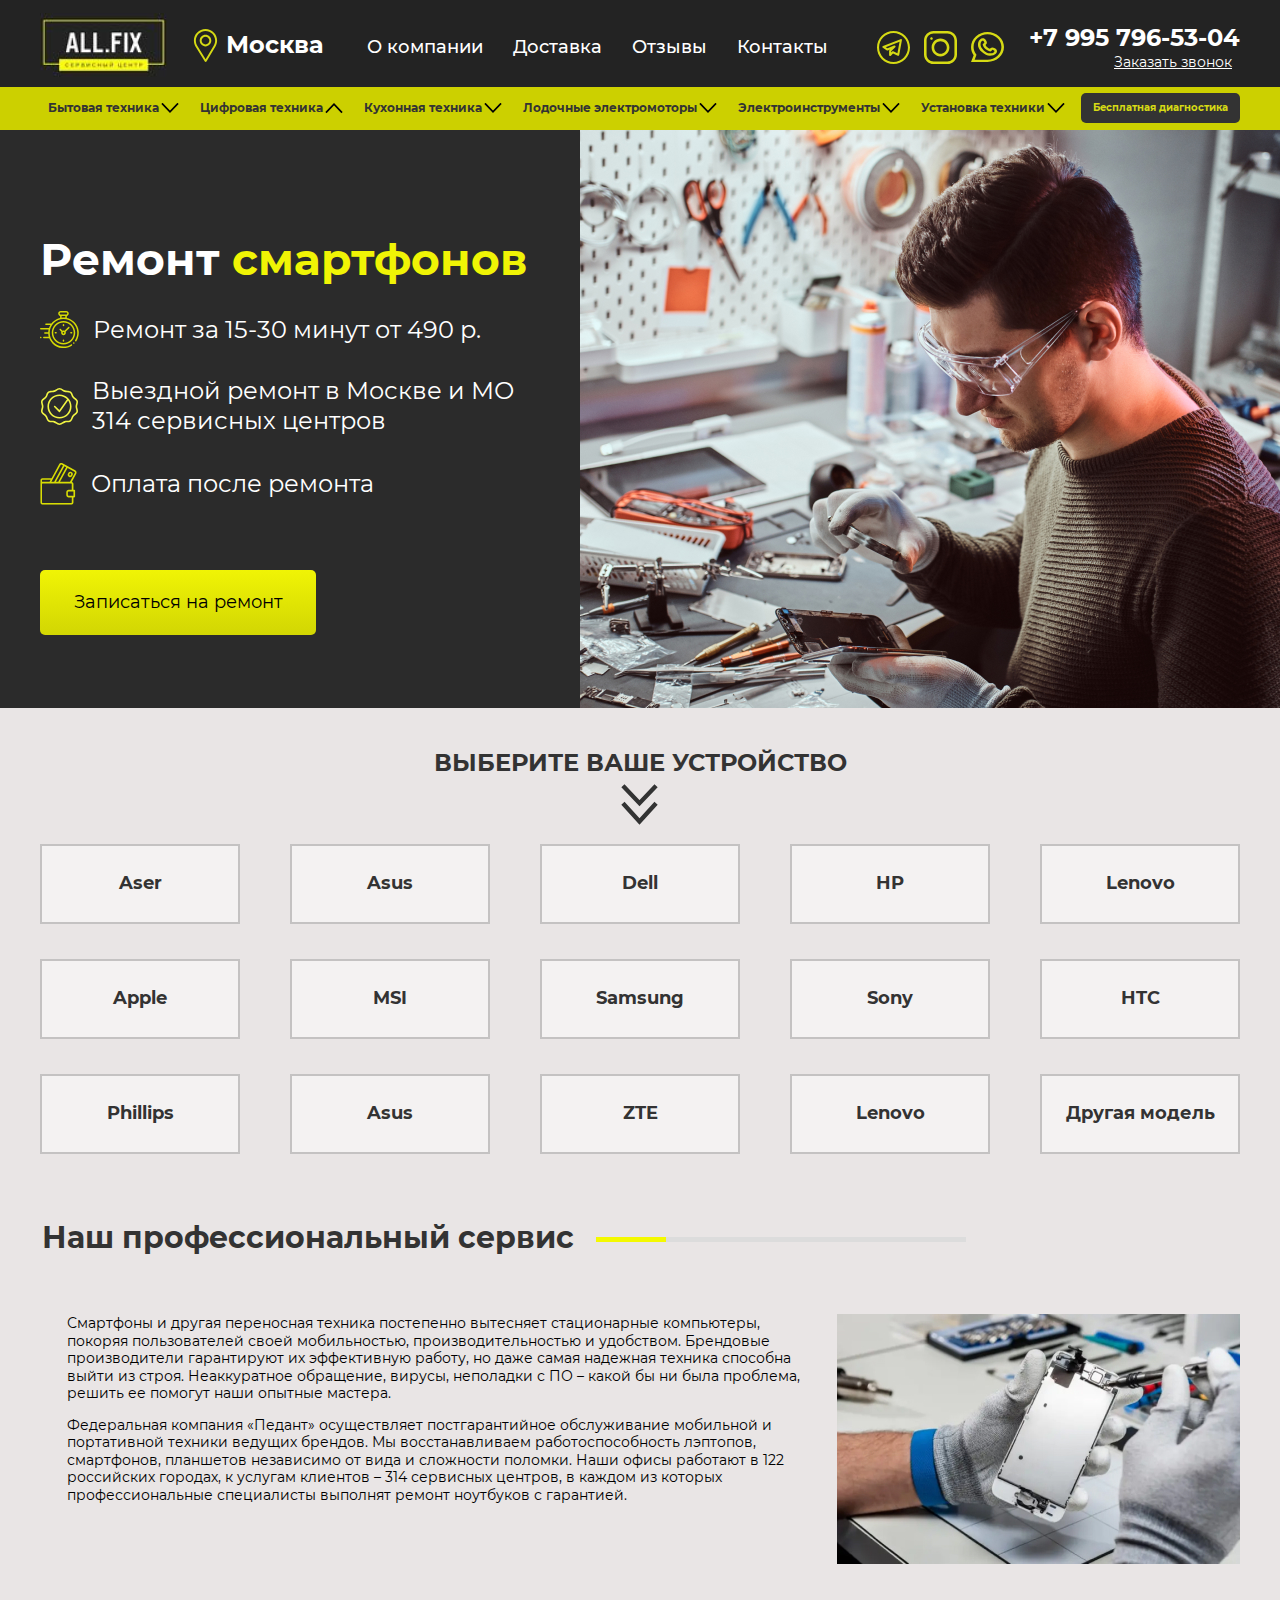
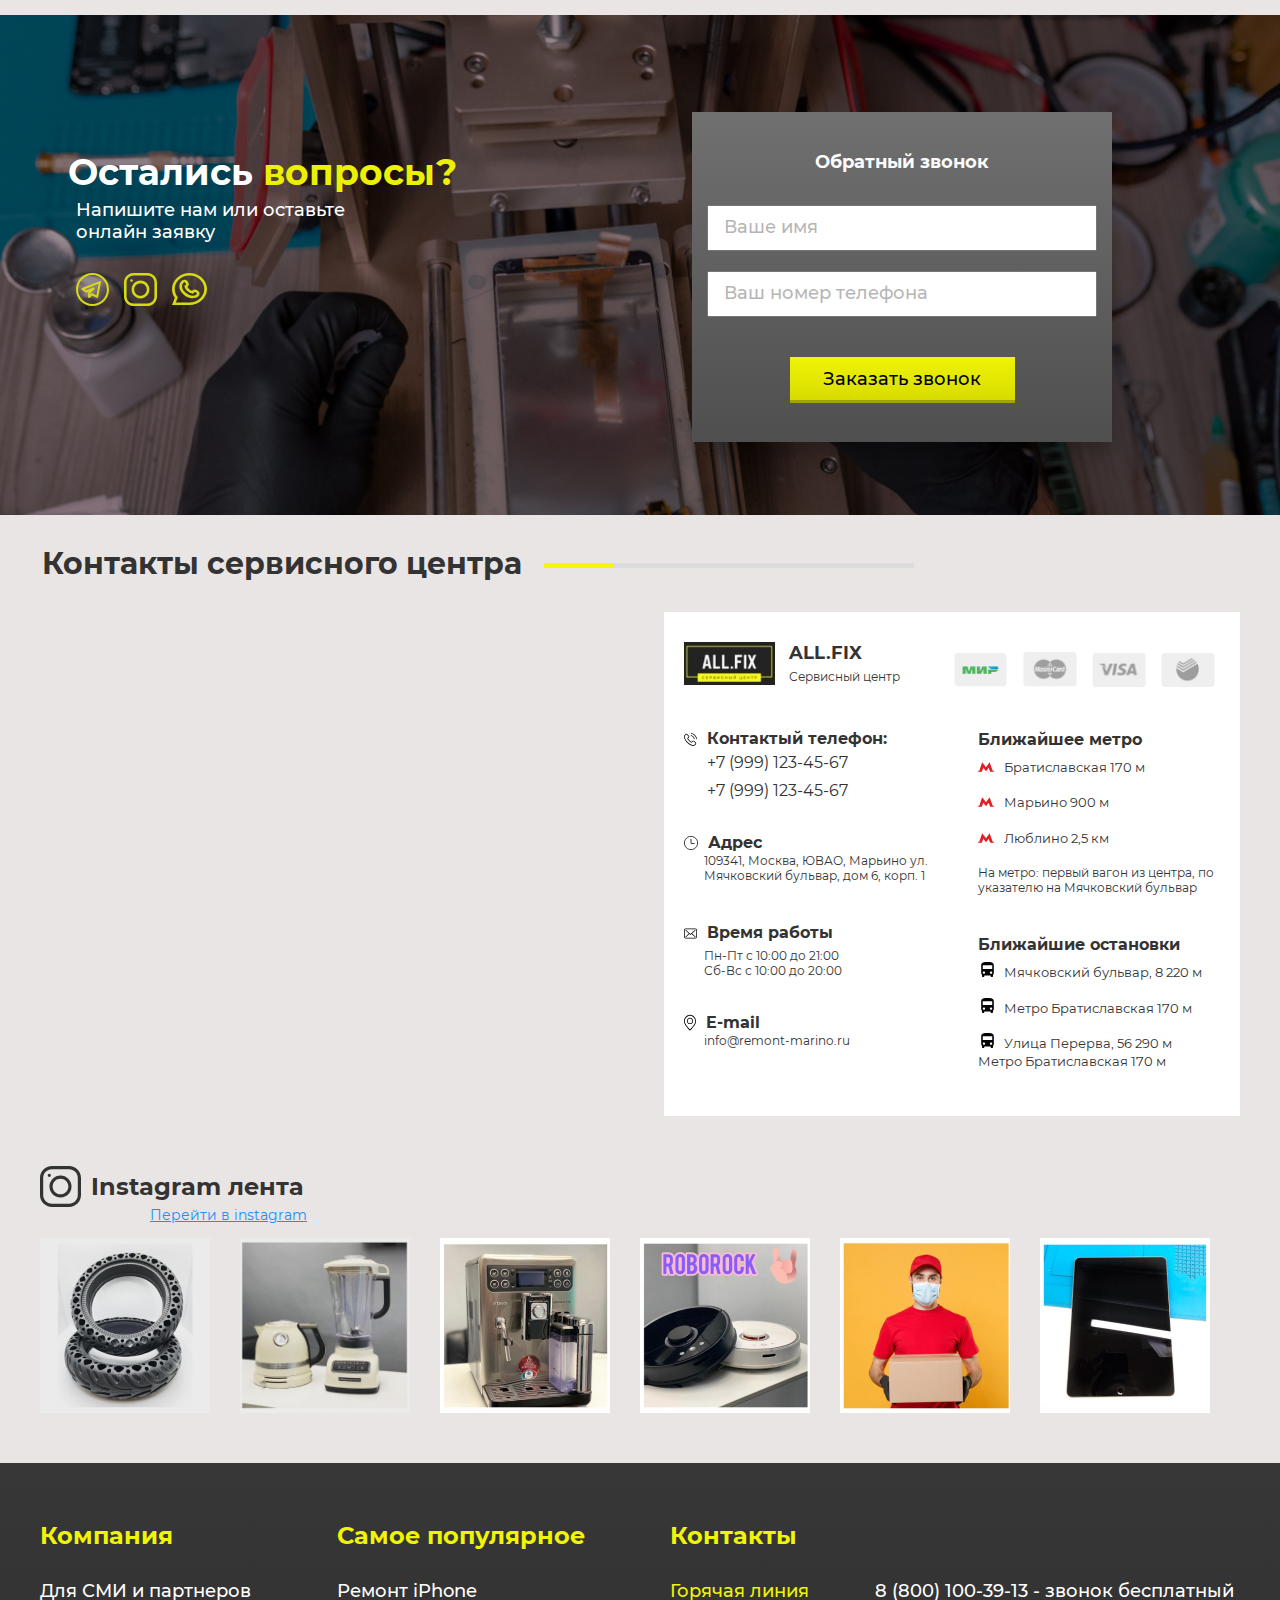
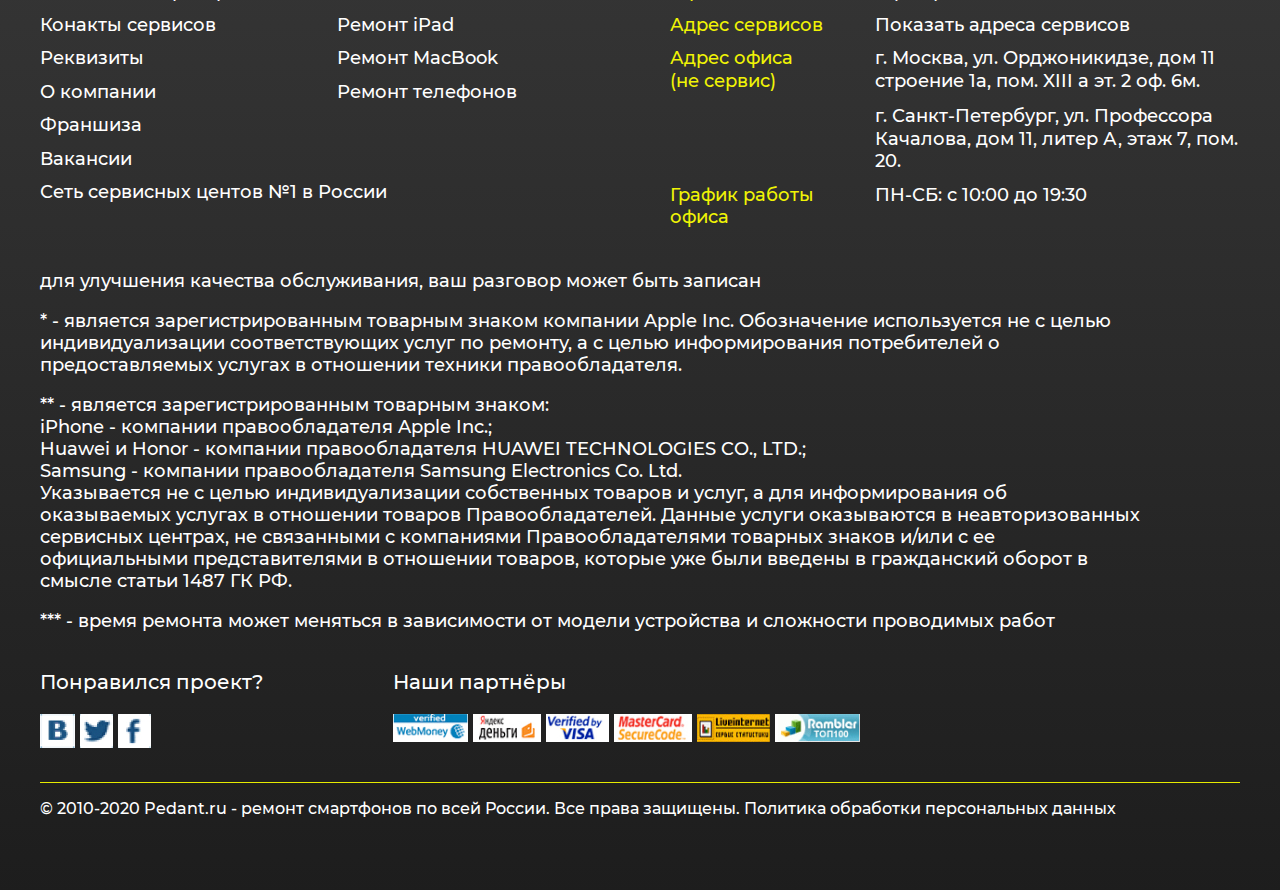
<file: repair.html>
<!DOCTYPE html>
<html lang="en">
  <head>
    <meta charset="UTF-8">
    <meta http-equiv="X-UA-Compatible" content="IE=edge">
    <meta name="viewport" content="width=device-width, initial-scale=1.0">
    <link rel="stylesheet" href="assets/css/swiper-bundle.min.css">
    <link rel="stylesheet" href="assets/css/style.css">
    <title>Repair</title>
    <body class="repair-page">
      <header class="header">
        <div class="header__top">
          <div class="container">
            <div class="header__row"><a class="header__logo-link" href="#"><img class="header__logo" src="assets/images/logo.png" alt="" width="135" height="64"></a>
              <button class="header__map">Москва<img class="header__map-icon" src="assets/images/map.svg" alt=""></button>
              <nav class="header__nav">
                <ul class="header__list">
                  <li class="header__item"><a href="#">О компании</a></li>
                  <li class="header__item"><a href="#">Доставка</a></li>
                  <li class="header__item"><a href="#">Отзывы</a></li>
                  <li class="header__item"><a href="#">Контакты</a></li>
                </ul>
              </nav>
              <ul class="header__social-list">
                <li class="header__social-item"><a href="#"><img class="header__social-logo" src="assets/images/telegram.svg" alt=""></a></li>
                <li class="header__social-item"><a href="#"><img class="header__social-logo" src="assets/images/instagram.svg" alt=""></a></li>
                <li class="header__social-item"><a href="#"><img class="header__social-logo" src="assets/images/whatapp.svg" alt=""></a></li>
              </ul>
              <div class="header__phone-wrapper"><a href="+79957965304">+7 995 796-53-04</a>
                <button class="header__phone-button" data-vkpath="call">Заказать звонок</button>
              </div>
              <button class="header__menu-open" data-vkpath="nav"><span></span></button>
            </div>
          </div>
        </div>
        <div class="header__bottom top-nav">
          <div class="container">
            <div class="top-nav__row">
              <button class="top-nav__menu-open" data-vkpath="catalog"><span></span></button>
              <nav class="top-nav__nav">
                <ul class="top-nav__list">
                  <li class="top-nav__item"><a href="#">Бытовая техника</a></li>
                  <li class="top-nav__item"><a class="_active" href="#">Цифровая техника</a></li>
                  <li class="top-nav__item"><a href="#">Кухонная техника</a></li>
                  <li class="top-nav__item"><a href="#">Лодочные электромоторы</a></li>
                  <li class="top-nav__item"><a href="#">Электроинструменты</a></li>
                  <li class="top-nav__item"><a href="#">Установка техники</a></li>
                </ul>
              </nav>
              <button class="top-nav__diagnostics">Бесплатная диагностика</button>
            </div>
          </div>
        </div>
      </header>
      <section class="screen-repair">
        <div class="container">
          <div class="screen-repair__content-wrapper">
            <h1 class="screen-repair__title">Ремонт <strong> смартфонов </strong></h1>
            <div class="screen-repair__element"><img class="screen-repair__icon" src="assets/images/time.svg" alt="" width="39" height="39">
              <p class="screen-repair__text">Ремонт за 15-30 минут от 490 р.</p>
            </div>
            <div class="screen-repair__element"><img class="screen-repair__icon" src="assets/images/chek-main.svg" alt="" width="38" height="37">
              <p class="screen-repair__text">Выездной ремонт в Москве и МО <br> 314 сервисных центров</p>
            </div>
            <div class="screen-repair__element"><img class="screen-repair__icon" src="assets/images/mony.svg" alt="" width="37" height="42">
              <p class="screen-repair__text">Оплата после ремонта</p>
            </div>
            <button class="screen-repair__button-repair">Записаться на ремонт</button>
          </div>
        </div>
      </section>
      <section class="models">
        <div class="container">
          <div class="models__title-wrapper">
            <h2 class="models__title">ВЫБЕРИТЕ ВАШЕ УСТРОЙСТВО<span class="models__arrows"></span></h2>
          </div>
          <div class="models__row">
            <div class="models__list">
              <div class="models__item"><a href="#">Aser</a></div>
              <div class="models__item"><a href="#">Asus</a></div>
              <div class="models__item"><a href="#">Dell</a></div>
              <div class="models__item"><a href="#">HP</a></div>
              <div class="models__item"><a href="#">Lenovo</a></div>
              <div class="models__item"><a href="#">Apple</a></div>
              <div class="models__item"><a href="#">MSI</a></div>
              <div class="models__item"><a href="#">Samsung</a></div>
              <div class="models__item"><a href="#">Sony</a></div>
              <div class="models__item"><a href="#">HTC</a></div>
              <div class="models__item"><a href="#">Phillips</a></div>
              <div class="models__item"><a href="#">Asus</a></div>
              <div class="models__item"><a href="#">ZTE</a></div>
              <div class="models__item"><a href="#">Lenovo</a></div>
              <div class="models__item"><a href="#">Другая модель</a></div>
            </div>
          </div>
        </div>
      </section>
      <section class="proffesional-service">
        <div class="container">
          <div class="proffesional-service__title-wrapper main-title">
            <h2 class="main-title__title">Наш профессиональный сервис</h2><span class="main-title__line-grey"></span>
          </div>
          <div class="proffesional-service__row">
            <div class="proffesional-service__text-wrapper">
              <p>Смартфоны и другая переносная техника постепенно вытесняет стационарные компьютеры, покоряя пользователей своей мобильностью, производительностью и удобством. Брендовые производители гарантируют их эффективную работу, но даже самая надежная техника способна выйти из строя. Неаккуратное обращение, вирусы, неполадки с ПО – какой бы ни была проблема, решить ее помогут наши опытные мастера.</p>
              <p>Федеральная компания «Педант» осуществляет постгарантийное обслуживание мобильной и портативной техники ведущих брендов. Мы восстанавливаем работоспособность лэптопов, смартфонов, планшетов независимо от вида и сложности поломки. Наши офисы работают в 122 российских городах, к услугам клиентов – 314 сервисных центров, в каждом из которых профессиональные специалисты выполнят ремонт ноутбуков с гарантией.</p>
            </div>
            <div class="proffesional-service__img-wrapper"><img src="assets/images/repair-photo.jpg" alt="" width="403" height="250"></div>
          </div>
        </div>
      </section>
      <section class="question">
        <div class="container"> 
          <div class="question__row"> 
            <div class="question__info"> 
              <h2 class="question__title">Остались<strong> вопросы?</strong></h2>
              <p class="question__subtitle">Напишите нам или оставьте<br>онлайн заявку</p>
              <div class="question__social-wrapper"> <a class="question__social-link" href="#">Telegram<img src="/assets/images/telegram.svg" alt="Telegram" width="50" height="50"></a><a class="question__social-link" href="#">Instagram<img src="/assets/images/instagram.svg" alt="Instagram" width="50" height="50"></a><a class="question__social-link" href="#">Whatsapp<img src="/assets/images/whatapp.svg" alt="Whatsapp" width="53" height="48"></a></div>
            </div>
            <div class="question__form form-question"> 
              <div class="form-question__wrapper">
                <h3 class="form-question__title">Обратный звонок</h3>
                <form class="form-question__wrapper-form" action="#">
                  <label class="form-question__label"><span class="visually-hidden">Ваше имя</span>
                    <input class="form-question__input-text" type="text" placeholder="Ваше имя">
                  </label>
                  <label class="form-question__label"><span class="visually-hidden">Ваш номер телефона</span>
                    <input class="form-question__input-text" type="text" placeholder="Ваш номер телефона">
                  </label>
                  <button class="form-question__submit" type="submit">Заказать звонок</button>
                </form>
              </div>
            </div>
          </div>
        </div>
      </section>
      <section class="contacts">
        <div class="container">
          <div class="main-title">
            <h2 class="main-title__title">Контакты сервисного центра</h2><span class="main-title__line-grey"></span>
          </div>
          <div class="contacts__row">
            <div class="contacts__map"><iframe src="https://yandex.ru/map-widget/v1/?um=constructor%3Aa133664252cce5ebae004d806135d39fdd4b0dccb80d5a384c3994fcb39ed4a5&amp;source=constructor" width="580" height="500" frameborder="0"></iframe></div>
            <div class="contacts__info">
              <div class="contacts__column">
                <div class="contacts__row-two">
                  <div class="contacts__logo-wrapper"><img class="contacts__logo" src="assets/images/logo.png" alt="" width="91" height="43">
                    <div class="contacts__logo-content">
                      <h3 class="contacts__logo-name">all.fix</h3><span class="contacts__logo-text">Сервиcный центр</span>
                    </div>
                  </div>
                </div>
                <div class="contacts__call-wrapper">
                  <div class="contacts__title-wrapper"><img class="contacts__icon" src="assets/images/phone-icon.svg" alt="">
                    <p class="contacts__title">Контактый телефон:</p>
                  </div><a class="contacts__call" href="+79991234567">+7 (999) 123-45-67</a><a class="contacts__call" href="+79991234567">+7 (999) 123-45-67</a>
                </div>
                <div class="contacts__address-wrapper">
                  <div class="contacts__title-wrapper contacts__title-wrapper--mt"><img class="contacts__icon" src="assets/images/time-icon.svg" alt="">
                    <p class="contacts__title">Адрес</p>
                  </div>
                  <p class="contacts__inform">109341, Москва, ЮВАО, Марьино ул. Мячковский бульвар, дом 6, корп. 1</p>
                </div>
                <div class="contacts__time-wrapper">
                  <div class="contacts__title-wrapper contacts__title-wrapper--mb"><img class="contacts__icon" src="assets/images/mail-icon.svg" alt="">
                    <p class="contacts__title">Время работы</p>
                  </div><span class="contacts__inform">Пн-Пт с 10:00 до 21:00</span><span class="contacts__inform">Сб-Вс с 10:00 до 20:00</span>
                </div>
                <div class="contacts__mail-wrapper">
                  <div class="contacts__title-wrapper"><img class="contacts__icon" src="assets/images/map-icon.svg" alt="">
                    <p class="contacts__title">E-mail</p>
                  </div><a class="contacts__inform" href="info@remont-marino.ru">info@remont-marino.ru</a>
                </div>
              </div>
              <div class="contacts__column">
                <div class="contacts__pay-wrapper"><img class="contacts__pay" src="assets/images/mir.jpg" alt="" width="56" height="36"><img class="contacts__pay" src="assets/images/mc.jpg" alt="" width="56" height="36"><img class="contacts__pay" src="assets/images/visa.jpg" alt="" width="56" height="36"><img class="contacts__pay" src="assets/images/sber.jpg" alt="" width="56" height="36"></div>
                <div class="contacts__metro">
                  <div class="contacts__title-wrapper contacts__title-wrapper--mb">
                    <p class="contacts__title">Ближайшее метро</p>
                  </div>
                  <div class="contacts__metro-wrapper"><img class="contacts__icon" src="assets/images/metro-icon.svg" alt=""><span class="contacts__adress">Братиславская 170 м</span></div>
                  <div class="contacts__metro-wrapper"><img class="contacts__icon" src="assets/images/metro-icon.svg" alt=""><span class="contacts__adress">Марьино 900 м</span></div>
                  <div class="contacts__metro-wrapper"><img class="contacts__icon" src="assets/images/metro-icon.svg" alt=""><span class="contacts__adress">Люблино 2,5 км</span></div>
                  <p class="contacts__inform contacts__inform--pl0">На метро: первый вагон из центра, по указателю на Мячковский бульвар</p>
                </div>
                <div class="contacts__bus">
                  <div class="contacts__title-wrapper contacts__title-wrapper--mb">
                    <p class="contacts__title">Ближайшие остановки</p>
                  </div>
                  <div class="contacts__bus-wrapper"><img class="contacts__icon" src="assets/images/bus-icon.svg" alt=""><span class="contacts__adress">Мячковский бульвар, 8 220 м</span></div>
                  <div class="contacts__bus-wrapper"><img class="contacts__icon" src="assets/images/bus-icon.svg" alt=""><span class="contacts__adress">Метро Братиславская 170 м</span></div>
                  <div class="contacts__bus-wrapper"><img class="contacts__icon" src="assets/images/bus-icon.svg" alt=""><span class="contacts__adress">Улица Перерва, 56 290 м</span><span class="contacts__adress">Метро Братиславская 170 м</span></div>
                </div>
              </div>
            </div>
          </div>
        </div>
      </section>
      <section class="feed">
        <div class="container">
          <div class="feed__title-wrapper"> <img class="feed__icon" src="assets/images/inst-black.svg" alt="" width="41" height="41">
            <h2 class="feed__title">Instagram лента</h2>
          </div><a class="feed__link" href="#">Перейти в instagram</a>
          <div class="feed__row"> <a class="feed__img-wrapper" href="#"> <img src="assets/images/inst-1.jpg" alt="" width="175" height="175"></a><a class="feed__img-wrapper" href="#"> <img src="assets/images/inst-2.jpg" alt="" width="175" height="175"></a><a class="feed__img-wrapper" href="#"> <img src="assets/images/inst-3.jpg" alt="" width="175" height="175"></a><a class="feed__img-wrapper" href="#"> <img src="assets/images/inst-4.jpg" alt="" width="175" height="175"></a><a class="feed__img-wrapper" href="#"> <img src="assets/images/inst-5.jpg" alt="" width="175" height="175"></a><a class="feed__img-wrapper" href="#"> <img src="assets/images/inst-6.jpg" alt="" width="175" height="175"></a></div>
        </div>
      </section>
      <footer class="footer">
        <div class="container">
          <div class="footer__row">
            <div class="footer__column">
              <h2 class="footer__headline">Компания</h2>
              <ul class="footer__list">
                <il class="footer__item"><a href="#">Для СМИ и партнеров</a></il>
                <il class="footer__item"><a href="#">Конакты сервисов</a></il>
                <il class="footer__item"><a href="#">Реквизиты</a></il>
                <il class="footer__item"><a href="#">О компании</a></il>
                <il class="footer__item"><a href="#">Франшиза</a></il>
                <il class="footer__item"><a href="#">Вакансии</a></il>
                <il class="footer__item footer__item--absolute"><a href="#">Сеть сервисных центов №1 в России</a></il>
              </ul>
            </div>
            <div class="footer__column">
              <h2 class="footer__headline">Самое популярное</h2>
              <ul class="footer__list">
                <il class="footer__item"><a href="#">Ремонт iPhone</a></il>
                <il class="footer__item"><a href="#">Ремонт iPad</a></il>
                <il class="footer__item"><a href="#">Ремонт MacBook</a></il>
                <il class="footer__item"><a href="#">Ремонт телефонов</a></il>
              </ul>
            </div>
            <div class="footer__column">
              <h2 class="footer__headline">Контакты</h2>
              <div class="footer__contacts-list">
                <div class="footer__item footer__item--two">
                  <p class="footer__name">Горячая линия</p>
                  <p class="footer__info">8 (800) 100-39-13 - звонок бесплатный</p>
                </div>
                <div class="footer__item footer__item--two">
                  <p class="footer__name">Адрес сервисов</p>
                  <p class="footer__info">Показать адреса сервисов</p>
                </div>
                <div class="footer__item footer__item--two">
                  <p class="footer__name">Адрес офиса <br> (не сервис)</p>
                  <div class="footer__contacts-info">
                    <p class="footer__info footer__info--mb">г. Москва, ул. Орджоникидзе, дом 11 <br> строение 1а, пом. XIII а эт. 2 оф. 6м.</p>
                    <p class="footer__info">г. Санкт-Петербург, ул. Профессора <br> Качалова, дом 11, литер А, этаж 7, пом. 20.</p>
                  </div>
                </div>
                <div class="footer__item footer__item--two">
                  <p class="footer__name">График работы <br> офиса</p>
                  <p class="footer__info">ПН-СБ: с 10:00 до 19:30</p>
                </div>
              </div>
            </div>
          </div>
          <div class="footer__desc">
            <p class="footer__desc-text">для улучшения качества обслуживания, ваш разговор может быть записан</p>
            <p class="footer__desc-text">* - является зарегистрированным товарным знаком компании Apple Inc. Обозначение используется не с целью <br> индивидуализации соответствующих услуг по ремонту, а с целью информирования потребителей о <br> предоставляемых услугах в отношении техники правообладателя.</p>
            <p class="footer__desc-text">** - является зарегистрированным товарным знаком: <br> iPhone - компании правообладателя Apple Inc.; <br> Huawei и Honor - компании правообладателя HUAWEI TECHNOLOGIES CO., LTD.; <br> Samsung - компании правообладателя Samsung Electronics Co. Ltd. <br> Указывается не с целью индивидуализации собственных товаров и услуг, а для информирования об <br> оказываемых услугах в отношении товаров Правообладателей. Данные услуги оказываются в неавторизованных <br> сервисных центрах, не связанными с компаниями Правообладателями товарных знаков и/или с ее <br> официальными представителями в отношении товаров, которые уже были введены в гражданский оборот в <br> смысле статьи 1487 ГК РФ.</p>
            <p class="footer__desc-text">*** - время ремонта может меняться в зависимости от модели устройства и сложности проводимых работ</p>
          </div>
          <div class="footer__row-two">
            <div class="footer__social">
              <p class="footer__text">Понравился проект?</p><a class="footer__social-link" href="#"><img src="assets/images/social-vk.jpg" alt="Вконтакте"></a><a class="footer__social-link" href="#"><img src="assets/images/social-twitter.jpg" alt="Twitter"></a><a class="footer__social-link" href="#"><img src="assets/images/social-fb.jpg" alt="Facebook"></a>
            </div>
            <div class="footer__partner">
              <p class="footer__text">Наши партнёры</p><img class="footer__icon-partner" src="assets/images/pay-1.jpg" alt=""><img class="footer__icon-partner" src="assets/images/pay-2.jpg" alt=""><img class="footer__icon-partner" src="assets/images/pay-3.jpg" alt=""><img class="footer__icon-partner" src="assets/images/pay-4.jpg" alt=""><img class="footer__icon-partner" src="assets/images/pay-5.jpg" alt=""><img class="footer__icon-partner" src="assets/images/pay-6.jpg" alt="">
            </div>
          </div>
          <p class="footer__copy">© 2010-2020 Pedant.ru - ремонт смартфонов по всей России. Все права защищены. Политика обработки персональных данных</p>
        </div>
      </footer>
      <div class="modal">
        <div class="modal__table" data-vktarget="nav">
          <div class="modal__table-cell">
            <div class="modal__container nav-modal">
              <div class="modal__content nav-modal__content">
                <button class="modal__close">Закрыть</button>
                <nav class="nav-modal__nav">
                  <ul class="nav-modal__list">
                    <li class="nav-modal__item"><a href="#">О компании</a></li>
                    <li class="nav-modal__item"><a href="#">Доставка</a></li>
                    <li class="nav-modal__item"><a href="#">Отзывы</a></li>
                    <li class="nav-modal__item"><a href="#">Контакты</a></li>
                  </ul>
                </nav>
                <ul class="nav-modal__social-list">
                  <li class="nav-modal__social-item"><a href="#"><img class="nav-modal__social-logo" src="assets/images/telegram.svg" alt=""></a></li>
                  <li class="nav-modal__social-item"><a href="#"><img class="nav-modal__social-logo" src="assets/images/instagram.svg" alt=""></a></li>
                  <li class="nav-modal__social-item"><a href="#"><img class="nav-modal__social-logo" src="assets/images/whatapp.svg" alt=""></a></li>
                </ul>
                <div class="nav-modal__phone-wrapper"><a href="+79957965304">+7 995 796-53-04</a>
                  <button class="nav-modal__phone-button" data-vkpath="call">Заказать звонок</button>
                </div>
              </div>
            </div>
          </div>
        </div>
        <div class="modal__table" data-vktarget="catalog">
          <div class="modal__table-cell">
            <div class="modal__container catalog-modal">
              <div class="modal__content catalog-modal__content">
                <button class="modal__close">Закрыть</button>
                <nav class="catalog-modal__nav">
                  <ul class="catalog-modal__list">
                    <li class="catalog-modal__item"><a href="#">Бытовая техника</a></li>
                    <li class="catalog-modal__item"><a class="_active" href="#">Цифровая техника</a></li>
                    <li class="catalog-modal__item"><a href="#">Кухонная техника</a></li>
                    <li class="catalog-modal__item"><a href="#">Лодочные электромоторы</a></li>
                    <li class="catalog-modal__item"><a href="#">Электроинструменты</a></li>
                    <li class="catalog-modal__item"><a href="#">Установка техники</a></li>
                  </ul>
                </nav>
              </div>
            </div>
          </div>
        </div>
        <div class="modal__table" data-vktarget="call">
          <div class="modal__table-cell">
            <div class="modal__container call-modal">
              <div class="modal__content call-modal__content">
                <button class="modal__close">Закрыть</button>
                <form class="call-modal__form" action="#" method="post">
                  <label class="call-modal__label"><span class="call-modal__label-text">Ваше имя<span class="call-modal__required">*</span></span>
                    <input type="text" placeholder="Ваше имя">
                  </label>
                  <label class="call-modal__label"><span class="call-modal__label-text">Телефон<span class="call-modal__required">*</span></span>
                    <input type="text" placeholder="+7 (___) ___-__-__">
                  </label>
                  <div class="call-modal__submit-wrapper">
                    <button class="call-modal__submit" type="submit">Заказать звонок</button>
                  </div>
                </form>
              </div>
            </div>
          </div>
        </div>
      </div>
      <div class="modal2"></div>
      <script src="/assets/js/swiper-bundle.min.js"></script>
      <script src="/assets/js/modal.js"></script>
      <script src="/assets/js/scripts.js"></script>
    </body>
  </head>
</html>
</file>
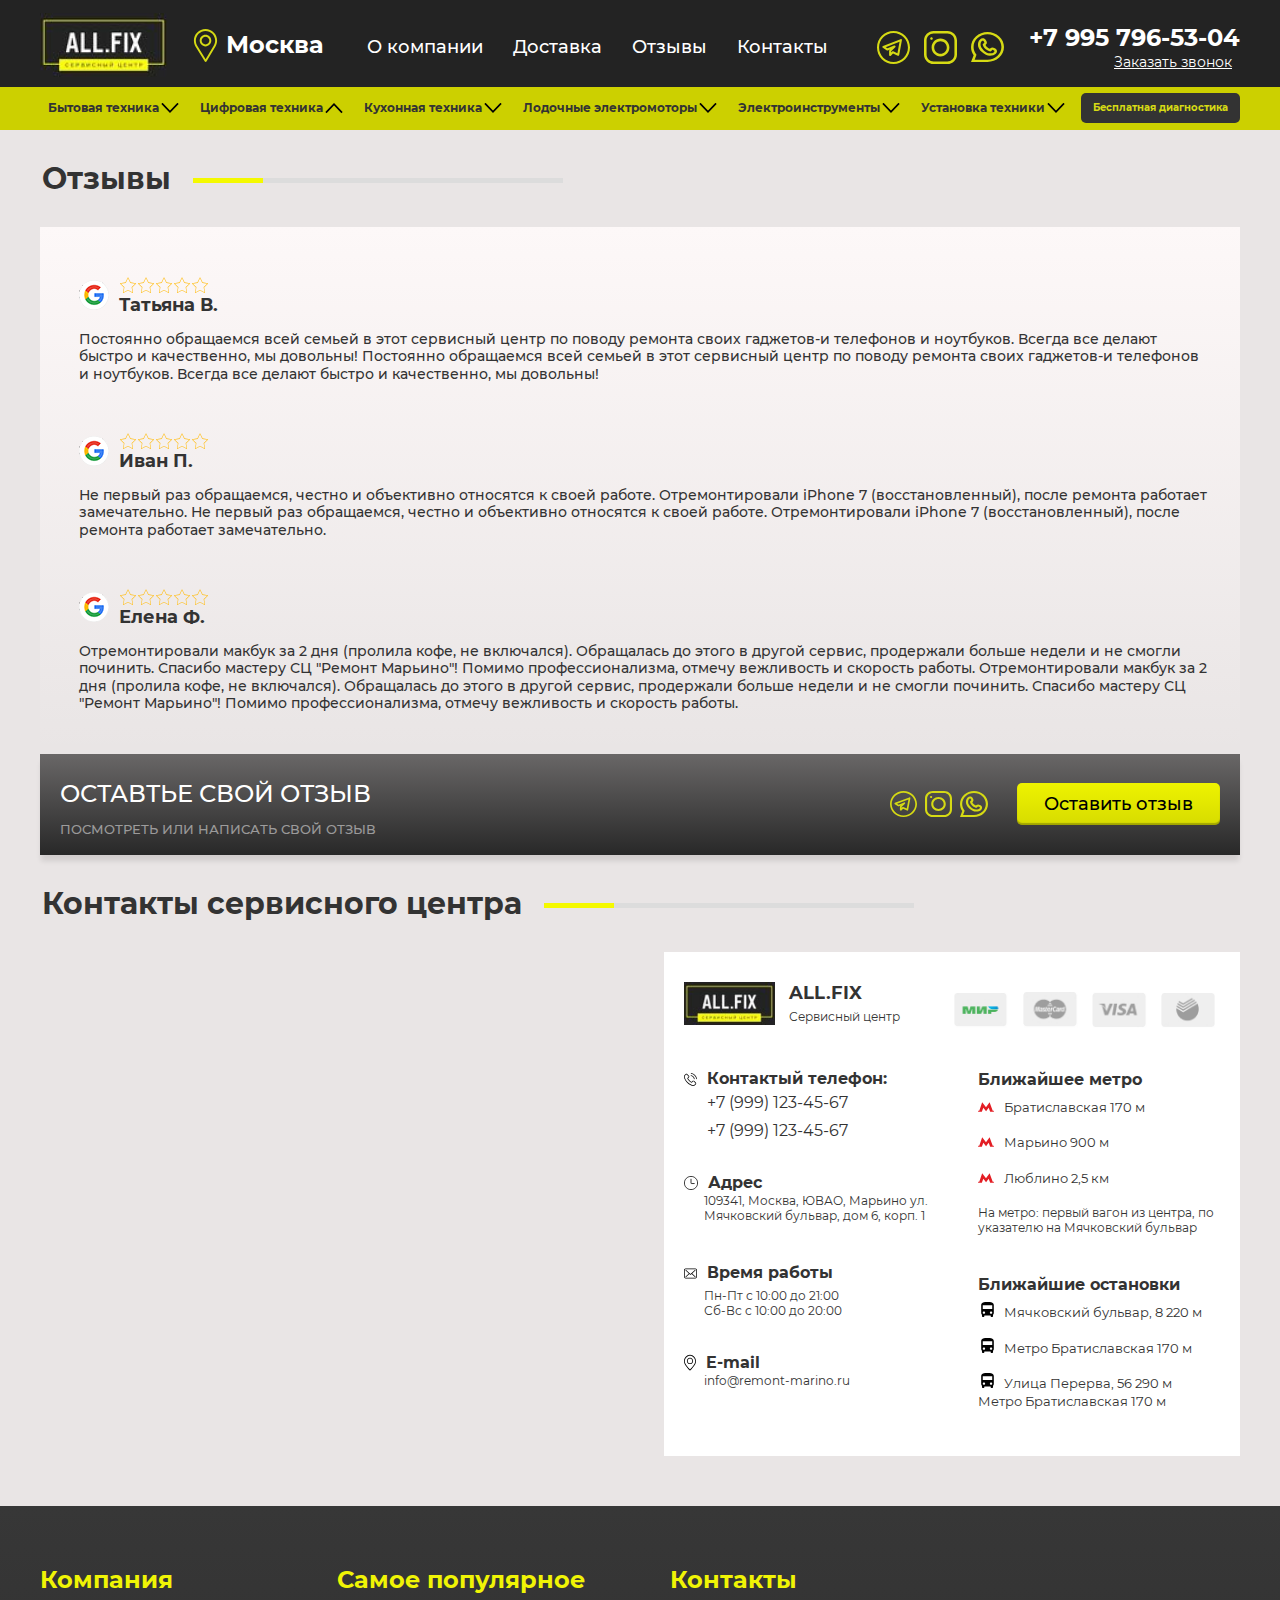
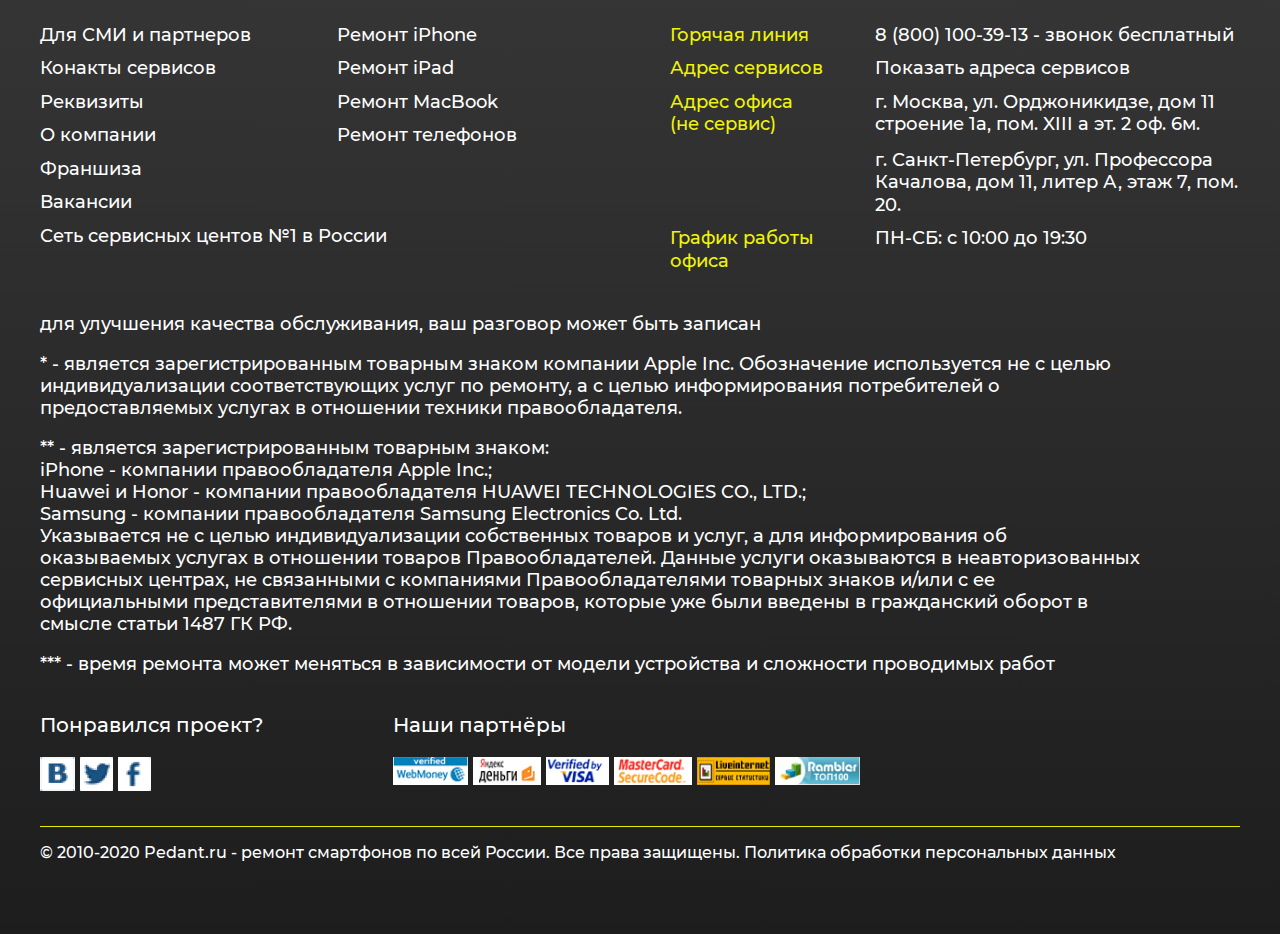
<file: reviews.html>
<!DOCTYPE html>
<html lang="en">
  <head>
    <meta charset="UTF-8">
    <meta http-equiv="X-UA-Compatible" content="IE=edge">
    <meta name="viewport" content="width=device-width, initial-scale=1.0">
    <link rel="stylesheet" href="assets/css/swiper-bundle.min.css">
    <link rel="stylesheet" href="assets/css/style.css">
    <title>Review</title>
    <body class="reviews-page">
      <header class="header">
        <div class="header__top">
          <div class="container">
            <div class="header__row"><a class="header__logo-link" href="#"><img class="header__logo" src="assets/images/logo.png" alt="" width="135" height="64"></a>
              <button class="header__map">Москва<img class="header__map-icon" src="assets/images/map.svg" alt=""></button>
              <nav class="header__nav">
                <ul class="header__list">
                  <li class="header__item"><a href="#">О компании</a></li>
                  <li class="header__item"><a href="#">Доставка</a></li>
                  <li class="header__item"><a href="#">Отзывы</a></li>
                  <li class="header__item"><a href="#">Контакты</a></li>
                </ul>
              </nav>
              <ul class="header__social-list">
                <li class="header__social-item"><a href="#"><img class="header__social-logo" src="assets/images/telegram.svg" alt=""></a></li>
                <li class="header__social-item"><a href="#"><img class="header__social-logo" src="assets/images/instagram.svg" alt=""></a></li>
                <li class="header__social-item"><a href="#"><img class="header__social-logo" src="assets/images/whatapp.svg" alt=""></a></li>
              </ul>
              <div class="header__phone-wrapper"><a href="+79957965304">+7 995 796-53-04</a>
                <button class="header__phone-button" data-vkpath="call">Заказать звонок</button>
              </div>
              <button class="header__menu-open" data-vkpath="nav"><span></span></button>
            </div>
          </div>
        </div>
        <div class="header__bottom top-nav">
          <div class="container">
            <div class="top-nav__row">
              <button class="top-nav__menu-open" data-vkpath="catalog"><span></span></button>
              <nav class="top-nav__nav">
                <ul class="top-nav__list">
                  <li class="top-nav__item"><a href="#">Бытовая техника</a></li>
                  <li class="top-nav__item"><a class="_active" href="#">Цифровая техника</a></li>
                  <li class="top-nav__item"><a href="#">Кухонная техника</a></li>
                  <li class="top-nav__item"><a href="#">Лодочные электромоторы</a></li>
                  <li class="top-nav__item"><a href="#">Электроинструменты</a></li>
                  <li class="top-nav__item"><a href="#">Установка техники</a></li>
                </ul>
              </nav>
              <button class="top-nav__diagnostics">Бесплатная диагностика</button>
            </div>
          </div>
        </div>
      </header>
      <section class="reviews">
        <div class="container">
          <div class="reviews__title-wrapper main-title">
            <h2 class="main-title__title">Отзывы</h2><span class="main-title__line-grey"></span>
          </div>
          <div class="reviews__row">
            <ul class="reviews__list">
              <li class="reviews__item">
                <div class="reviews__wrapper">
                  <div class="reviews__platform"><img class="reviews__google" src="assets/images/google.svg" alt=""></div>
                  <div class="reviews__reting">
                    <div class="reviews__star-wrapper"><img src="assets/images/star.svg" alt=""><img src="assets/images/star.svg" alt=""><img src="assets/images/star.svg" alt=""><img src="assets/images/star.svg" alt=""><img src="assets/images/star.svg" alt=""></div>
                    <h3 class="reviews__headline">Татьяна В.</h3>
                  </div>
                </div>
                <div class="reviews__content">
                  <p>Постоянно обращаемся всей семьей в этот сервисный центр по поводу ремонта своих гаджетов-и телефонов и ноутбуков. Всегда все делают быстро и качественно, мы довольны! Постоянно обращаемся всей семьей в этот сервисный центр по поводу ремонта своих гаджетов-и телефонов и ноутбуков. Всегда все делают быстро и качественно, мы довольны!</p>
                </div>
              </li>
              <li class="reviews__item">
                <div class="reviews__wrapper">
                  <div class="reviews__platform"><img class="reviews__google" src="assets/images/google.svg" alt=""></div>
                  <div class="reviews__reting">
                    <div class="reviews__star-wrapper"><img src="assets/images/star.svg" alt=""><img src="assets/images/star.svg" alt=""><img src="assets/images/star.svg" alt=""><img src="assets/images/star.svg" alt=""><img src="assets/images/star.svg" alt=""></div>
                    <h3 class="reviews__headline">Иван П.</h3>
                  </div>
                </div>
                <div class="reviews__content">
                  <p>Не первый раз обращаемся, честно и объективно относятся к своей работе. Отремонтировали iPhone 7 (восстановленный), после ремонта работает замечательно. Не первый раз обращаемся, честно и объективно относятся к своей работе. Отремонтировали iPhone 7 (восстановленный), после ремонта работает замечательно.</p>
                </div>
              </li>
              <li class="reviews__item">
                <div class="reviews__wrapper">
                  <div class="reviews__platform"><img class="reviews__google" src="assets/images/google.svg" alt=""></div>
                  <div class="reviews__reting">
                    <div class="reviews__star-wrapper"><img src="assets/images/star.svg" alt=""><img src="assets/images/star.svg" alt=""><img src="assets/images/star.svg" alt=""><img src="assets/images/star.svg" alt=""><img src="assets/images/star.svg" alt=""></div>
                    <h3 class="reviews__headline">Елена Ф.</h3>
                  </div>
                </div>
                <div class="reviews__content">
                  <p>Отремонтировали макбук за 2 дня (пролила кофе, не включался). Обращалась до этого в другой сервис, продержали больше недели и не смогли починить. Спасибо мастеру СЦ "Ремонт Марьино"! Помимо профессионализма, отмечу вежливость и скорость работы. Отремонтировали макбук за 2 дня (пролила кофе, не включался). Обращалась до этого в другой сервис, продержали больше недели и не смогли починить. Спасибо мастеру СЦ "Ремонт Марьино"! Помимо профессионализма, отмечу вежливость и скорость работы.</p>
                </div>
              </li>
            </ul>
            <div class="reviews__message-wrapper">
              <div class="reviews__text-wrapper">
                <h3 class="reviews__head">Оставтье свой отзыв</h3>
                <p class="reviews__shown">Посмотреть или написать свой отзыв</p>
              </div>
              <div class="reviews__social-wrapper"><a href="#"><img src="/assets/images/telegram.svg" alt="Telegram" width="26.73" height="26.73"></a><a href="#"><img src="/assets/images/instagram.svg" alt="Instagram" width="26.73" height="26.73"></a><a class="reviews__social-link" href="#"><img src="/assets/images/whatapp.svg" alt="Whatsapp" width="28.35" height="25.91"></a>
                <button class="reviews__btn-reviews">Оставить отзыв</button>
              </div>
            </div>
          </div>
        </div>
      </section>
      <section class="contacts">
        <div class="container">
          <div class="main-title">
            <h2 class="main-title__title">Контакты сервисного центра</h2><span class="main-title__line-grey"></span>
          </div>
          <div class="contacts__row">
            <div class="contacts__map"><iframe src="https://yandex.ru/map-widget/v1/?um=constructor%3Aa133664252cce5ebae004d806135d39fdd4b0dccb80d5a384c3994fcb39ed4a5&amp;source=constructor" width="580" height="500" frameborder="0"></iframe></div>
            <div class="contacts__info">
              <div class="contacts__column">
                <div class="contacts__row-two">
                  <div class="contacts__logo-wrapper"><img class="contacts__logo" src="assets/images/logo.png" alt="" width="91" height="43">
                    <div class="contacts__logo-content">
                      <h3 class="contacts__logo-name">all.fix</h3><span class="contacts__logo-text">Сервиcный центр</span>
                    </div>
                  </div>
                </div>
                <div class="contacts__call-wrapper">
                  <div class="contacts__title-wrapper"><img class="contacts__icon" src="assets/images/phone-icon.svg" alt="">
                    <p class="contacts__title">Контактый телефон:</p>
                  </div><a class="contacts__call" href="+79991234567">+7 (999) 123-45-67</a><a class="contacts__call" href="+79991234567">+7 (999) 123-45-67</a>
                </div>
                <div class="contacts__address-wrapper">
                  <div class="contacts__title-wrapper contacts__title-wrapper--mt"><img class="contacts__icon" src="assets/images/time-icon.svg" alt="">
                    <p class="contacts__title">Адрес</p>
                  </div>
                  <p class="contacts__inform">109341, Москва, ЮВАО, Марьино ул. Мячковский бульвар, дом 6, корп. 1</p>
                </div>
                <div class="contacts__time-wrapper">
                  <div class="contacts__title-wrapper contacts__title-wrapper--mb"><img class="contacts__icon" src="assets/images/mail-icon.svg" alt="">
                    <p class="contacts__title">Время работы</p>
                  </div><span class="contacts__inform">Пн-Пт с 10:00 до 21:00</span><span class="contacts__inform">Сб-Вс с 10:00 до 20:00</span>
                </div>
                <div class="contacts__mail-wrapper">
                  <div class="contacts__title-wrapper"><img class="contacts__icon" src="assets/images/map-icon.svg" alt="">
                    <p class="contacts__title">E-mail</p>
                  </div><a class="contacts__inform" href="info@remont-marino.ru">info@remont-marino.ru</a>
                </div>
              </div>
              <div class="contacts__column">
                <div class="contacts__pay-wrapper"><img class="contacts__pay" src="assets/images/mir.jpg" alt="" width="56" height="36"><img class="contacts__pay" src="assets/images/mc.jpg" alt="" width="56" height="36"><img class="contacts__pay" src="assets/images/visa.jpg" alt="" width="56" height="36"><img class="contacts__pay" src="assets/images/sber.jpg" alt="" width="56" height="36"></div>
                <div class="contacts__metro">
                  <div class="contacts__title-wrapper contacts__title-wrapper--mb">
                    <p class="contacts__title">Ближайшее метро</p>
                  </div>
                  <div class="contacts__metro-wrapper"><img class="contacts__icon" src="assets/images/metro-icon.svg" alt=""><span class="contacts__adress">Братиславская 170 м</span></div>
                  <div class="contacts__metro-wrapper"><img class="contacts__icon" src="assets/images/metro-icon.svg" alt=""><span class="contacts__adress">Марьино 900 м</span></div>
                  <div class="contacts__metro-wrapper"><img class="contacts__icon" src="assets/images/metro-icon.svg" alt=""><span class="contacts__adress">Люблино 2,5 км</span></div>
                  <p class="contacts__inform contacts__inform--pl0">На метро: первый вагон из центра, по указателю на Мячковский бульвар</p>
                </div>
                <div class="contacts__bus">
                  <div class="contacts__title-wrapper contacts__title-wrapper--mb">
                    <p class="contacts__title">Ближайшие остановки</p>
                  </div>
                  <div class="contacts__bus-wrapper"><img class="contacts__icon" src="assets/images/bus-icon.svg" alt=""><span class="contacts__adress">Мячковский бульвар, 8 220 м</span></div>
                  <div class="contacts__bus-wrapper"><img class="contacts__icon" src="assets/images/bus-icon.svg" alt=""><span class="contacts__adress">Метро Братиславская 170 м</span></div>
                  <div class="contacts__bus-wrapper"><img class="contacts__icon" src="assets/images/bus-icon.svg" alt=""><span class="contacts__adress">Улица Перерва, 56 290 м</span><span class="contacts__adress">Метро Братиславская 170 м</span></div>
                </div>
              </div>
            </div>
          </div>
        </div>
      </section>
      <footer class="footer">
        <div class="container">
          <div class="footer__row">
            <div class="footer__column">
              <h2 class="footer__headline">Компания</h2>
              <ul class="footer__list">
                <il class="footer__item"><a href="#">Для СМИ и партнеров</a></il>
                <il class="footer__item"><a href="#">Конакты сервисов</a></il>
                <il class="footer__item"><a href="#">Реквизиты</a></il>
                <il class="footer__item"><a href="#">О компании</a></il>
                <il class="footer__item"><a href="#">Франшиза</a></il>
                <il class="footer__item"><a href="#">Вакансии</a></il>
                <il class="footer__item footer__item--absolute"><a href="#">Сеть сервисных центов №1 в России</a></il>
              </ul>
            </div>
            <div class="footer__column">
              <h2 class="footer__headline">Самое популярное</h2>
              <ul class="footer__list">
                <il class="footer__item"><a href="#">Ремонт iPhone</a></il>
                <il class="footer__item"><a href="#">Ремонт iPad</a></il>
                <il class="footer__item"><a href="#">Ремонт MacBook</a></il>
                <il class="footer__item"><a href="#">Ремонт телефонов</a></il>
              </ul>
            </div>
            <div class="footer__column">
              <h2 class="footer__headline">Контакты</h2>
              <div class="footer__contacts-list">
                <div class="footer__item footer__item--two">
                  <p class="footer__name">Горячая линия</p>
                  <p class="footer__info">8 (800) 100-39-13 - звонок бесплатный</p>
                </div>
                <div class="footer__item footer__item--two">
                  <p class="footer__name">Адрес сервисов</p>
                  <p class="footer__info">Показать адреса сервисов</p>
                </div>
                <div class="footer__item footer__item--two">
                  <p class="footer__name">Адрес офиса <br> (не сервис)</p>
                  <div class="footer__contacts-info">
                    <p class="footer__info footer__info--mb">г. Москва, ул. Орджоникидзе, дом 11 <br> строение 1а, пом. XIII а эт. 2 оф. 6м.</p>
                    <p class="footer__info">г. Санкт-Петербург, ул. Профессора <br> Качалова, дом 11, литер А, этаж 7, пом. 20.</p>
                  </div>
                </div>
                <div class="footer__item footer__item--two">
                  <p class="footer__name">График работы <br> офиса</p>
                  <p class="footer__info">ПН-СБ: с 10:00 до 19:30</p>
                </div>
              </div>
            </div>
          </div>
          <div class="footer__desc">
            <p class="footer__desc-text">для улучшения качества обслуживания, ваш разговор может быть записан</p>
            <p class="footer__desc-text">* - является зарегистрированным товарным знаком компании Apple Inc. Обозначение используется не с целью <br> индивидуализации соответствующих услуг по ремонту, а с целью информирования потребителей о <br> предоставляемых услугах в отношении техники правообладателя.</p>
            <p class="footer__desc-text">** - является зарегистрированным товарным знаком: <br> iPhone - компании правообладателя Apple Inc.; <br> Huawei и Honor - компании правообладателя HUAWEI TECHNOLOGIES CO., LTD.; <br> Samsung - компании правообладателя Samsung Electronics Co. Ltd. <br> Указывается не с целью индивидуализации собственных товаров и услуг, а для информирования об <br> оказываемых услугах в отношении товаров Правообладателей. Данные услуги оказываются в неавторизованных <br> сервисных центрах, не связанными с компаниями Правообладателями товарных знаков и/или с ее <br> официальными представителями в отношении товаров, которые уже были введены в гражданский оборот в <br> смысле статьи 1487 ГК РФ.</p>
            <p class="footer__desc-text">*** - время ремонта может меняться в зависимости от модели устройства и сложности проводимых работ</p>
          </div>
          <div class="footer__row-two">
            <div class="footer__social">
              <p class="footer__text">Понравился проект?</p><a class="footer__social-link" href="#"><img src="assets/images/social-vk.jpg" alt="Вконтакте"></a><a class="footer__social-link" href="#"><img src="assets/images/social-twitter.jpg" alt="Twitter"></a><a class="footer__social-link" href="#"><img src="assets/images/social-fb.jpg" alt="Facebook"></a>
            </div>
            <div class="footer__partner">
              <p class="footer__text">Наши партнёры</p><img class="footer__icon-partner" src="assets/images/pay-1.jpg" alt=""><img class="footer__icon-partner" src="assets/images/pay-2.jpg" alt=""><img class="footer__icon-partner" src="assets/images/pay-3.jpg" alt=""><img class="footer__icon-partner" src="assets/images/pay-4.jpg" alt=""><img class="footer__icon-partner" src="assets/images/pay-5.jpg" alt=""><img class="footer__icon-partner" src="assets/images/pay-6.jpg" alt="">
            </div>
          </div>
          <p class="footer__copy">© 2010-2020 Pedant.ru - ремонт смартфонов по всей России. Все права защищены. Политика обработки персональных данных</p>
        </div>
      </footer>
      <div class="modal">
        <div class="modal__table" data-vktarget="nav">
          <div class="modal__table-cell">
            <div class="modal__container nav-modal">
              <div class="modal__content nav-modal__content">
                <button class="modal__close">Закрыть</button>
                <nav class="nav-modal__nav">
                  <ul class="nav-modal__list">
                    <li class="nav-modal__item"><a href="#">О компании</a></li>
                    <li class="nav-modal__item"><a href="#">Доставка</a></li>
                    <li class="nav-modal__item"><a href="#">Отзывы</a></li>
                    <li class="nav-modal__item"><a href="#">Контакты</a></li>
                  </ul>
                </nav>
                <ul class="nav-modal__social-list">
                  <li class="nav-modal__social-item"><a href="#"><img class="nav-modal__social-logo" src="assets/images/telegram.svg" alt=""></a></li>
                  <li class="nav-modal__social-item"><a href="#"><img class="nav-modal__social-logo" src="assets/images/instagram.svg" alt=""></a></li>
                  <li class="nav-modal__social-item"><a href="#"><img class="nav-modal__social-logo" src="assets/images/whatapp.svg" alt=""></a></li>
                </ul>
                <div class="nav-modal__phone-wrapper"><a href="+79957965304">+7 995 796-53-04</a>
                  <button class="nav-modal__phone-button" data-vkpath="call">Заказать звонок</button>
                </div>
              </div>
            </div>
          </div>
        </div>
        <div class="modal__table" data-vktarget="catalog">
          <div class="modal__table-cell">
            <div class="modal__container catalog-modal">
              <div class="modal__content catalog-modal__content">
                <button class="modal__close">Закрыть</button>
                <nav class="catalog-modal__nav">
                  <ul class="catalog-modal__list">
                    <li class="catalog-modal__item"><a href="#">Бытовая техника</a></li>
                    <li class="catalog-modal__item"><a class="_active" href="#">Цифровая техника</a></li>
                    <li class="catalog-modal__item"><a href="#">Кухонная техника</a></li>
                    <li class="catalog-modal__item"><a href="#">Лодочные электромоторы</a></li>
                    <li class="catalog-modal__item"><a href="#">Электроинструменты</a></li>
                    <li class="catalog-modal__item"><a href="#">Установка техники</a></li>
                  </ul>
                </nav>
              </div>
            </div>
          </div>
        </div>
        <div class="modal__table" data-vktarget="call">
          <div class="modal__table-cell">
            <div class="modal__container call-modal">
              <div class="modal__content call-modal__content">
                <button class="modal__close">Закрыть</button>
                <form class="call-modal__form" action="#" method="post">
                  <label class="call-modal__label"><span class="call-modal__label-text">Ваше имя<span class="call-modal__required">*</span></span>
                    <input type="text" placeholder="Ваше имя">
                  </label>
                  <label class="call-modal__label"><span class="call-modal__label-text">Телефон<span class="call-modal__required">*</span></span>
                    <input type="text" placeholder="+7 (___) ___-__-__">
                  </label>
                  <div class="call-modal__submit-wrapper">
                    <button class="call-modal__submit" type="submit">Заказать звонок</button>
                  </div>
                </form>
              </div>
            </div>
          </div>
        </div>
      </div>
      <div class="modal2"></div>
      <script src="/assets/js/swiper-bundle.min.js"></script>
      <script src="/assets/js/modal.js"></script>
      <script src="/assets/js/scripts.js"></script>
    </body>
  </head>
</html>
</file>
<file: assets/css/style.css>
@font-face {
  font-family: Montserrat;
  font-style: normal;
  font-weight: 400;
  src: url(../fonts/Montserrat-Regular.woff2) format("woff2"), url(../fonts/Montserrat-Regular.woff) format("woff");
  font-display: swap;
}
@font-face {
  font-family: Montserrat;
  font-style: normal;
  font-weight: 500;
  src: url(../fonts/Montserrat-Medium.woff2) format("woff2"), url(../fonts/Montserrat-Medium.woff) format("woff");
  font-display: swap;
}
@font-face {
  font-family: Montserrat;
  font-style: normal;
  font-weight: 700;
  src: url(../fonts/Montserrat-Bold.woff2) format("woff2"), url(../fonts/Montserrat-Bold.woff) format("woff");
  font-display: swap;
}
/*! normalize.css v8.0.1 | MIT License | github.com/necolas/normalize.css */
/* Document
   ========================================================================== */
/**
 * 1. Correct the line height in all browsers.
 * 2. Prevent adjustments of font size after orientation changes in iOS.
 */
html {
  line-height: 1.15;
  /* 1 */
  -webkit-text-size-adjust: 100%;
  /* 2 */
}

/* Sections
 ========================================================================== */
/**
 * Remove the margin in all browsers.
 */
body {
  margin: 0;
}

/**
 * Render the `main` element consistently in IE.
 */
main {
  display: block;
}

/**
 * Correct the font size and margin on `h1` elements within `section` and
 * `article` contexts in Chrome, Firefox, and Safari.
 */
h1 {
  font-size: 2em;
  margin: 0.67em 0;
}

/* Grouping content
 ========================================================================== */
/**
 * 1. Add the correct box sizing in Firefox.
 * 2. Show the overflow in Edge and IE.
 */
hr {
  -webkit-box-sizing: content-box;
          box-sizing: content-box;
  /* 1 */
  height: 0;
  /* 1 */
  overflow: visible;
  /* 2 */
}

/**
 * 1. Correct the inheritance and scaling of font size in all browsers.
 * 2. Correct the odd `em` font sizing in all browsers.
 */
pre {
  font-family: monospace, monospace;
  /* 1 */
  font-size: 1em;
  /* 2 */
}

/* Text-level semantics
 ========================================================================== */
/**
 * Remove the grey background on active links in IE 10.
 */
a {
  background-color: transparent;
}

/**
 * 1. Remove the bottom border in Chrome 57-
 * 2. Add the correct text decoration in Chrome, Edge, IE, Opera, and Safari.
 */
abbr[title] {
  border-bottom: none;
  /* 1 */
  text-decoration: underline;
  /* 2 */
  -webkit-text-decoration: underline dotted;
          text-decoration: underline dotted;
  /* 2 */
}

/**
 * Add the correct font weight in Chrome, Edge, and Safari.
 */
b,
strong {
  font-weight: bolder;
}

/**
 * 1. Correct the inheritance and scaling of font size in all browsers.
 * 2. Correct the odd `em` font sizing in all browsers.
 */
code,
kbd,
samp {
  font-family: monospace, monospace;
  /* 1 */
  font-size: 1em;
  /* 2 */
}

/**
 * Add the correct font size in all browsers.
 */
small {
  font-size: 80%;
}

/**
 * Prevent `sub` and `sup` elements from affecting the line height in
 * all browsers.
 */
sub,
sup {
  font-size: 75%;
  line-height: 0;
  position: relative;
  vertical-align: baseline;
}

sub {
  bottom: -0.25em;
}

sup {
  top: -0.5em;
}

/* Embedded content
 ========================================================================== */
/**
 * Remove the border on images inside links in IE 10.
 */
img {
  border-style: none;
}

/* Forms
 ========================================================================== */
/**
 * 1. Change the font styles in all browsers.
 * 2. Remove the margin in Firefox and Safari.
 */
button,
input,
optgroup,
select,
textarea {
  font-family: inherit;
  /* 1 */
  font-size: 100%;
  /* 1 */
  line-height: 1.15;
  /* 1 */
  margin: 0;
  /* 2 */
}

/**
 * Show the overflow in IE.
 * 1. Show the overflow in Edge.
 */
button,
input {
  /* 1 */
  overflow: visible;
}

/**
 * Remove the inheritance of text transform in Edge, Firefox, and IE.
 * 1. Remove the inheritance of text transform in Firefox.
 */
button,
select {
  /* 1 */
  text-transform: none;
}

/**
 * Correct the inability to style clickable types in iOS and Safari.
 */
button,
[type=button],
[type=reset],
[type=submit] {
  -webkit-appearance: button;
}

/**
 * Remove the inner border and padding in Firefox.
 */
button::-moz-focus-inner,
[type=button]::-moz-focus-inner,
[type=reset]::-moz-focus-inner,
[type=submit]::-moz-focus-inner {
  border-style: none;
  padding: 0;
}

/**
 * Restore the focus styles unset by the previous rule.
 */
button:-moz-focusring,
[type=button]:-moz-focusring,
[type=reset]:-moz-focusring,
[type=submit]:-moz-focusring {
  outline: 1px dotted ButtonText;
}

/**
 * Correct the padding in Firefox.
 */
fieldset {
  padding: 0.35em 0.75em 0.625em;
}

/**
 * 1. Correct the text wrapping in Edge and IE.
 * 2. Correct the color inheritance from `fieldset` elements in IE.
 * 3. Remove the padding so developers are not caught out when they zero out
 *    `fieldset` elements in all browsers.
 */
legend {
  -webkit-box-sizing: border-box;
          box-sizing: border-box;
  /* 1 */
  color: inherit;
  /* 2 */
  display: table;
  /* 1 */
  max-width: 100%;
  /* 1 */
  padding: 0;
  /* 3 */
  white-space: normal;
  /* 1 */
}

/**
 * Add the correct vertical alignment in Chrome, Firefox, and Opera.
 */
progress {
  vertical-align: baseline;
}

/**
 * Remove the default vertical scrollbar in IE 10+.
 */
textarea {
  overflow: auto;
}

/**
 * 1. Add the correct box sizing in IE 10.
 * 2. Remove the padding in IE 10.
 */
[type=checkbox],
[type=radio] {
  -webkit-box-sizing: border-box;
          box-sizing: border-box;
  /* 1 */
  padding: 0;
  /* 2 */
}

/**
 * Correct the cursor style of increment and decrement buttons in Chrome.
 */
[type=number]::-webkit-inner-spin-button,
[type=number]::-webkit-outer-spin-button {
  height: auto;
}

/**
 * 1. Correct the odd appearance in Chrome and Safari.
 * 2. Correct the outline style in Safari.
 */
[type=search] {
  -webkit-appearance: textfield;
  /* 1 */
  outline-offset: -2px;
  /* 2 */
}

/**
 * Remove the inner padding in Chrome and Safari on macOS.
 */
[type=search]::-webkit-search-decoration {
  -webkit-appearance: none;
}

/**
 * 1. Correct the inability to style clickable types in iOS and Safari.
 * 2. Change font properties to `inherit` in Safari.
 */
::-webkit-file-upload-button {
  -webkit-appearance: button;
  /* 1 */
  font: inherit;
  /* 2 */
}

/* Interactive
 ========================================================================== */
/*
 * Add the correct display in Edge, IE 10+, and Firefox.
 */
details {
  display: block;
}

/*
 * Add the correct display in all browsers.
 */
summary {
  display: list-item;
}

/* Misc
 ========================================================================== */
/**
 * Add the correct display in IE 10+.
 */
template {
  display: none;
}

/**
 * Add the correct display in IE 10.
 */
[hidden] {
  display: none;
}

/** 
 * My styles
 */
img {
  max-width: 100%;
}

ul {
  list-style: none;
}

a {
  text-decoration: none;
  cursor: pointer;
}

.visually-hidden {
  position: absolute;
  width: 1px;
  height: 1px;
  margin: -1px;
  border: 0;
  padding: 0;
  clip: rect(0, 0, 0, 0);
  overflow: hidden;
}

*,
*:before,
*:after {
  -webkit-box-sizing: border-box;
          box-sizing: border-box;
}

.header {
  position: relative;
  z-index: 1;
}
.header__top {
  padding: 13px 0 5px 0;
  background-color: #232323;
}
.header__row {
  display: -webkit-box;
  display: -ms-flexbox;
  display: flex;
  -webkit-box-align: center;
      -ms-flex-align: center;
          align-items: center;
  -webkit-box-pack: justify;
      -ms-flex-pack: justify;
          justify-content: space-between;
}
.header__menu-open {
  display: none;
  position: relative;
  width: 30px;
  height: 30px;
  padding: 0;
  background: transparent;
  border: none;
}
.header__menu-open span, .header__menu-open:before, .header__menu-open:after {
  display: block;
  position: absolute;
  left: 0;
  right: 0;
  height: 2px;
  background-color: #fff;
}
.header__menu-open span {
  top: 50%;
  -webkit-transform: translateY(-50%);
          transform: translateY(-50%);
}
.header__menu-open:before {
  content: "";
  top: 4px;
}
.header__menu-open:after {
  content: "";
  bottom: 4px;
}
@media (max-width: 997.98px) {
  .header__menu-open {
    display: block;
  }
}
.header__logo-link {
  -webkit-box-flex: 0;
      -ms-flex: 0 0 128px;
          flex: 0 0 128px;
  margin-right: 25px;
}
@media (max-width: 767.98px) {
  .header__logo-link {
    margin-right: 20px;
  }
}
.header__logo {
  width: 128px;
  height: 64px;
  -o-object-fit: contain;
     object-fit: contain;
}
.header__map {
  -ms-flex-negative: 0;
      flex-shrink: 0;
  display: -webkit-box;
  display: -ms-flexbox;
  display: flex;
  -webkit-box-align: center;
      -ms-flex-align: center;
          align-items: center;
  -webkit-box-orient: horizontal;
  -webkit-box-direction: reverse;
      -ms-flex-direction: row-reverse;
          flex-direction: row-reverse;
  position: relative;
  top: -2px;
  margin-right: auto;
  padding: 0;
  font-size: 24px;
  font-weight: 700;
  color: #fff;
  background-color: transparent;
  border: none;
}
@media (max-width: 1195.98px) {
  .header__map {
    font-size: 20px;
  }
}
@media (max-width: 669.98px) {
  .header__map {
    font-size: 16px;
  }
}
.header__map-icon {
  width: 33px;
  height: 33px;
  -o-object-fit: cover;
     object-fit: cover;
  padding-right: 8px;
}
@media (max-width: 1195.98px) {
  .header__map-icon {
    width: 23px;
    height: 20px;
  }
}
@media (max-width: 519.98px) {
  .header__map-icon {
    width: 20px;
    height: 18px;
  }
}
@media (max-width: 997.98px) {
  .header__nav {
    display: none;
  }
}
.header__list {
  display: -webkit-box;
  display: -ms-flexbox;
  display: flex;
  padding: 0;
}
.header__item {
  margin: 0 15px;
}
@media (max-width: 1195.98px) {
  .header__item {
    margin: 0 8px;
  }
}
.header__item a {
  text-decoration: none;
  font-size: 18px;
  font-weight: 500;
  line-height: 22px;
  color: #fff;
}
@media (max-width: 1195.98px) {
  .header__item a {
    font-size: 15px;
  }
}
.header__social-list {
  display: -webkit-box;
  display: -ms-flexbox;
  display: flex;
  margin: 0 18px 0 auto;
  padding: 0;
}
@media (max-width: 997.98px) {
  .header__social-list {
    margin-right: 10px;
  }
}
@media (max-width: 697.98px) {
  .header__social-list {
    display: none;
  }
}
.header__social-item {
  padding: 0 7px;
}
.header__social-item a {
  display: block;
  width: 33px;
  height: 33px;
  font-size: 0;
}
@media (max-width: 1195.98px) {
  .header__social-item a {
    width: 25px;
    height: 25px;
  }
}
.header__social-item img {
  width: 100%;
  height: 100%;
  -o-object-fit: contain;
     object-fit: contain;
}
.header__phone-wrapper {
  display: -webkit-box;
  display: -ms-flexbox;
  display: flex;
  -webkit-box-orient: vertical;
  -webkit-box-direction: normal;
      -ms-flex-direction: column;
          flex-direction: column;
  -webkit-box-align: end;
      -ms-flex-align: end;
          align-items: flex-end;
}
@media (max-width: 997.98px) {
  .header__phone-wrapper {
    margin-right: 20px;
  }
}
@media (max-width: 599.98px) {
  .header__phone-wrapper {
    display: none;
  }
}
.header__phone-wrapper a {
  font-size: 24px;
  font-weight: 700;
  line-height: 29px;
  text-decoration: none;
  color: #fff;
}
@media (max-width: 1195.98px) {
  .header__phone-wrapper a {
    font-size: 20px;
  }
}
@media (max-width: 669.98px) {
  .header__phone-wrapper a {
    font-size: 17px;
  }
}
.header__phone-button {
  width: 134px;
  height: 20px;
  color: #fff;
  text-decoration: underline;
  background-color: transparent;
  border: none;
}
@media (max-width: 669.98px) {
  .header__phone-button {
    font-size: 12px;
  }
}
@media (max-width: 449.98px) {
  .header__phone-button {
    display: none;
  }
}

.top-nav {
  position: relative;
  z-index: 1;
  background-color: #ccd000;
}
.top-nav__row {
  display: -webkit-box;
  display: -ms-flexbox;
  display: flex;
  -webkit-box-pack: end;
      -ms-flex-pack: end;
          justify-content: end;
  -webkit-box-align: center;
      -ms-flex-align: center;
          align-items: center;
  min-height: 43px;
}
@media (max-width: 997.98px) {
  .top-nav__row {
    -webkit-box-pack: justify;
        -ms-flex-pack: justify;
            justify-content: space-between;
  }
}
.top-nav__menu-open {
  display: none;
  position: relative;
  width: 30px;
  height: 30px;
  padding: 0;
  background: transparent;
  border: none;
}
.top-nav__menu-open span, .top-nav__menu-open:before, .top-nav__menu-open:after {
  display: block;
  position: absolute;
  left: 0;
  right: 0;
  height: 2px;
  background-color: #000;
}
.top-nav__menu-open span {
  top: 50%;
  -webkit-transform: translateY(-50%);
          transform: translateY(-50%);
}
.top-nav__menu-open:before {
  content: "";
  top: 4px;
}
.top-nav__menu-open:after {
  content: "";
  bottom: 4px;
}
@media (max-width: 997.98px) {
  .top-nav__menu-open {
    display: block;
  }
}
.top-nav__nav {
  display: -webkit-box;
  display: -ms-flexbox;
  display: flex;
  -webkit-box-pack: justify;
      -ms-flex-pack: justify;
          justify-content: space-between;
}
.top-nav__list {
  margin: 0;
  padding: 0;
  display: -webkit-box;
  display: -ms-flexbox;
  display: flex;
  -webkit-box-align: center;
      -ms-flex-align: center;
          align-items: center;
  -webkit-box-pack: justify;
      -ms-flex-pack: justify;
          justify-content: space-between;
}
@media (max-width: 1017.98px) {
  .top-nav__list {
    display: none;
  }
}
.top-nav__item {
  margin-right: 14px;
}
@media (max-width: 1156.98px) {
  .top-nav__item {
    margin-right: 5px;
  }
}
.top-nav__item a {
  position: relative;
  padding: 8px 22px 8px 5px;
  font-size: 12px;
  font-weight: 700;
  color: #333333;
  text-decoration: none;
}
@media (max-width: 1239.98px) {
  .top-nav__item a {
    padding: 8px 19px 8px 5px;
    font-size: 11px;
  }
}
@media (max-width: 1156.98px) {
  .top-nav__item a {
    padding: 8px 17px 8px 5px;
  }
}
@media (max-width: 1095.98px) {
  .top-nav__item a {
    padding: 8px 5px;
  }
}
.top-nav__item a:after {
  content: "";
  display: block;
  position: absolute;
  top: 50%;
  right: 1px;
  -webkit-transform: translateY(-50%);
          transform: translateY(-50%);
  width: 20px;
  height: 11px;
  background: center/contain url(../images/arrow-menu.svg) no-repeat;
}
@media (max-width: 1239.98px) {
  .top-nav__item a:after {
    width: 15px;
    height: 10px;
  }
}
@media (max-width: 1156.98px) {
  .top-nav__item a:after {
    width: 13px;
    height: 9px;
  }
}
@media (max-width: 1095.98px) {
  .top-nav__item a:after {
    display: none;
  }
}
.top-nav__item a._active:after {
  -webkit-transform: translateY(-50%) rotate(180deg);
          transform: translateY(-50%) rotate(180deg);
}
.top-nav__diagnostics {
  height: 30px;
  padding: 5px 12px;
  font-size: 10px;
  font-weight: 700;
  line-height: 12px;
  color: #d6da14;
  background-color: #333;
  border: none;
  border-radius: 5px;
}

.modal-menu {
  position: relative;
  top: -45px;
  left: 0;
  width: 100%;
  height: 100vh;
  z-index: 2;
  background-color: #ccd000;
  display: none;
}
@media (max-width: 1017.98px) {
  .modal-menu {
    display: none;
  }
}
.modal-menu__row {
  display: -webkit-box;
  display: -ms-flexbox;
  display: flex;
  -webkit-box-orient: vertical;
  -webkit-box-direction: normal;
      -ms-flex-direction: column;
          flex-direction: column;
  -webkit-box-align: center;
      -ms-flex-align: center;
          align-items: center;
  -ms-flex-line-pack: center;
      align-content: center;
  background: url(../images/close.svg) no-repeat;
  background-size: 25px 25px;
  background-position: 98% 15px;
}
.modal-menu__list {
  margin: 40px 0;
  padding: 0;
}
.modal-menu__item {
  position: relative;
  height: 40px;
}
.modal-menu__item a {
  display: inline-block;
  padding: 8px 5px;
  font-size: 14px;
  font-weight: 700;
  color: #333333;
  text-decoration: none;
}
.modal-menu__item:after {
  content: "";
  display: block;
  position: absolute;
  top: 40%;
  right: -25px;
  -webkit-transform: translateY(-40%);
          transform: translateY(-40%);
  width: 20px;
  height: 11px;
  background: center/contain url(../images/arrow-menu.svg) no-repeat;
}
.modal-menu__item._active:after {
  -webkit-transform: translateY(-50%) rotate(180deg);
          transform: translateY(-50%) rotate(180deg);
}

.modal-menu-top {
  position: relative;
  top: -120px;
  left: 0;
  width: 100%;
  height: 100vh;
  background-color: #232323;
  z-index: 2;
  display: none;
}
@media (max-width: 1017.98px) {
  .modal-menu-top {
    display: none;
  }
}
.modal-menu-top__row {
  display: -webkit-box;
  display: -ms-flexbox;
  display: flex;
  -webkit-box-orient: vertical;
  -webkit-box-direction: normal;
      -ms-flex-direction: column;
          flex-direction: column;
  -webkit-box-pack: center;
      -ms-flex-pack: center;
          justify-content: center;
  -webkit-box-align: center;
      -ms-flex-align: center;
          align-items: center;
  width: 100%;
  padding: 40px 0;
  background: url(../images/close-white.svg) no-repeat;
  background-size: 25px 25px;
  background-position: 98% 15px;
}
.modal-menu-top__list {
  margin: 40px 0 40px 0;
  padding: 0;
}
.modal-menu-top__item {
  height: 40px;
}
.modal-menu-top__item a {
  text-decoration: none;
  font-size: 18px;
  font-weight: 500;
  line-height: 22px;
  color: #fff;
}
.modal-menu-top__social-list {
  display: -webkit-box;
  display: -ms-flexbox;
  display: flex;
  -webkit-box-align: center;
      -ms-flex-align: center;
          align-items: center;
  padding: 0;
}
.modal-menu-top__social-item {
  margin: 0 10px;
}
.modal-menu-top__social-logo {
  width: 40px;
  height: 40px;
  -o-object-fit: cover;
     object-fit: cover;
}
.modal-menu-top__phone-wrapper {
  display: none;
}
@media (max-width: 449.98px) {
  .modal-menu-top__phone-wrapper {
    display: -webkit-box;
    display: -ms-flexbox;
    display: flex;
    -webkit-box-orient: vertical;
    -webkit-box-direction: normal;
        -ms-flex-direction: column;
            flex-direction: column;
    -webkit-box-align: center;
        -ms-flex-align: center;
            align-items: center;
    -webkit-box-pack: center;
        -ms-flex-pack: center;
            justify-content: center;
  }
  .modal-menu-top__phone-wrapper a {
    font-size: 20px;
    font-weight: 700;
    line-height: 29px;
    text-decoration: none;
    color: #fff;
  }
}
.modal-menu-top__phone-button {
  display: none;
}
@media (max-width: 449.98px) {
  .modal-menu-top__phone-button {
    display: block;
    width: 134px;
    height: 20px;
    color: #fff;
    text-decoration: underline;
    background-color: transparent;
    border: none;
  }
}

.screen-repair {
  position: relative;
  margin: 0 0 40px 0;
  background-color: #2b2b2b;
}
.screen-repair:before {
  content: "";
  display: block;
  position: absolute;
  top: 0;
  left: calc(50% - 60px);
  bottom: 0;
  right: 0;
  background: center/cover url(../images/repair-screen.jpg) no-repeat;
}
@media (max-width: 1239.98px) {
  .screen-repair:before {
    left: 0;
  }
  .screen-repair:after {
    content: "";
    display: block;
    position: absolute;
    top: 0;
    left: 0;
    bottom: 0;
    right: 0;
    background: rgba(0, 0, 0, 0.6);
  }
}
@media (max-width: 599.98px) {
  .screen-repair {
    margin: 0 0 20px 0;
  }
}
.screen-repair__content-wrapper {
  display: -webkit-box;
  display: -ms-flexbox;
  display: flex;
  -webkit-box-orient: vertical;
  -webkit-box-direction: normal;
      -ms-flex-direction: column;
          flex-direction: column;
  -webkit-box-pack: center;
      -ms-flex-pack: center;
          justify-content: center;
  position: relative;
  width: 540px;
  height: 578px;
  z-index: 3;
}
@media (max-width: 559.98px) {
  .screen-repair__content-wrapper {
    width: 100%;
    height: 500px;
  }
}
.screen-repair__title {
  margin: 30px 0 11px 0;
  font-size: 44px;
  font-weight: 700;
  color: #fff;
}
.screen-repair__title strong {
  color: #f0f405;
}
@media (max-width: 525.98px) {
  .screen-repair__title {
    margin-top: 0;
    font-size: 35px;
  }
}
@media (max-width: 427.98px) {
  .screen-repair__title {
    font-size: 28px;
  }
}
.screen-repair__element {
  display: -webkit-box;
  display: -ms-flexbox;
  display: flex;
  -webkit-box-align: center;
      -ms-flex-align: center;
          align-items: center;
  margin: 12px 0 15px 0px;
}
.screen-repair__icon {
  margin-right: 14px;
}
@media (max-width: 427.98px) {
  .screen-repair__icon {
    width: 30px;
    height: 30px;
    margin-right: 8px;
  }
}
.screen-repair__text {
  margin: 0;
  font-size: 24px;
  font-weight: 400;
  color: #fff;
}
@media (max-width: 525.98px) {
  .screen-repair__text {
    font-size: 18px;
  }
}
@media (max-width: 427.98px) {
  .screen-repair__text {
    font-size: 14px;
  }
}
.screen-repair__button-repair {
  margin: 50px 0 0 0;
  width: 276px;
  height: 65px;
  font-size: 18px;
  font-weight: 400;
  background: -webkit-gradient(linear, left top, left bottom, from(#f0f405), color-stop(263.08%, #a1a500)), #ede300;
  background: linear-gradient(180deg, #f0f405 0%, #a1a500 263.08%), #ede300;
  border: none;
  border-radius: 5px;
}
@media (max-width: 427.98px) {
  .screen-repair__button-repair {
    margin: 20px 0 0 0;
    width: 250px;
    height: 50px;
  }
}

.models__title-wrapper {
  margin: 0 0 60px 0;
}
@media (max-width: 599.98px) {
  .models__title-wrapper {
    margin: 0 0 45px 0;
  }
}
@media (max-width: 359.98px) {
  .models__title-wrapper {
    margin: 0 0 35px 0;
  }
}
.models__title {
  margin: 0 0 66px 0;
  position: relative;
  font-size: 24px;
  font-weight: 700;
  text-align: center;
}
@media (max-width: 599.98px) {
  .models__title {
    margin: 0;
    font-size: 18px;
  }
}
@media (max-width: 359.98px) {
  .models__title {
    font-size: 16px;
  }
}
.models__arrows::after {
  content: "";
  display: block;
  position: absolute;
  width: 38px;
  height: 41px;
  background: url(../images/arrows.svg) no-repeat;
  background-size: contain;
  top: 36px;
  left: 50%;
  -webkit-transform: translateX(-50%);
          transform: translateX(-50%);
}
@media (max-width: 599.98px) {
  .models__arrows::after {
    width: 20px;
    height: 21px;
  }
}
@media (max-width: 359.98px) {
  .models__arrows::after {
    top: 24px;
  }
}
@media (max-width: 499.98px) {
  .models__row {
    display: -webkit-box;
    display: -ms-flexbox;
    display: flex;
    -webkit-box-pack: center;
        -ms-flex-pack: center;
            justify-content: center;
    -webkit-box-align: center;
        -ms-flex-align: center;
            align-items: center;
    -ms-flex-wrap: wrap;
        flex-wrap: wrap;
  }
}
.models__list {
  display: -webkit-box;
  display: -ms-flexbox;
  display: flex;
  -ms-flex-wrap: wrap;
      flex-wrap: wrap;
  margin: 0 -25px;
}
@media (max-width: 997.98px) {
  .models__list {
    margin: 0 -20px;
  }
}
@media (max-width: 699.98px) {
  .models__list {
    margin: 0 -15px;
  }
}
@media (max-width: 499.98px) {
  .models__list {
    margin: 0 -10px;
  }
}
.models__item {
  -webkit-box-flex: 0;
      -ms-flex: 0 0 20%;
          flex: 0 0 20%;
  margin-bottom: 35px;
  padding: 0 25px;
}
@media (max-width: 1179.98px) {
  .models__item {
    -ms-flex-preferred-size: 25%;
        flex-basis: 25%;
  }
}
@media (max-width: 997.98px) {
  .models__item {
    -ms-flex-preferred-size: 33.333%;
        flex-basis: 33.333%;
    margin-bottom: 30px;
    padding: 0 20px;
  }
}
@media (max-width: 699.98px) {
  .models__item {
    -ms-flex-preferred-size: 33.333%;
        flex-basis: 33.333%;
    margin-bottom: 25px;
    padding: 0 15px;
  }
}
@media (max-width: 499.98px) {
  .models__item {
    -ms-flex-preferred-size: 50%;
        flex-basis: 50%;
    padding: 0 10px;
  }
}
.models__item a {
  display: -webkit-box;
  display: -ms-flexbox;
  display: flex;
  -webkit-box-pack: center;
      -ms-flex-pack: center;
          justify-content: center;
  -webkit-box-align: center;
      -ms-flex-align: center;
          align-items: center;
  width: 100%;
  height: 80px;
  font-size: 18px;
  font-weight: 700;
  text-align: center;
  color: #333;
  background: rgba(255, 255, 255, 0.5);
  border: 2px solid rgba(51, 51, 51, 0.25);
}
.models__item a:hover {
  background-color: #fff;
  border: 2px solid rgba(51, 51, 51, 0.75);
}
@media (max-width: 997.98px) {
  .models__item a {
    height: 70px;
  }
}
@media (max-width: 1069.98px) {
  .models__item a {
    font-size: 15px;
  }
}
@media (max-width: 599.98px) {
  .models__item a {
    font-size: 14px;
  }
}

.proffesional-service {
  margin: 0 0 46px 0;
}
.proffesional-service__row {
  display: -webkit-box;
  display: -ms-flexbox;
  display: flex;
  -webkit-box-align: start;
      -ms-flex-align: start;
          align-items: flex-start;
}
@media (max-width: 949.98px) {
  .proffesional-service__row {
    -webkit-box-orient: vertical;
    -webkit-box-direction: normal;
        -ms-flex-direction: column;
            flex-direction: column;
  }
}
.proffesional-service__text-wrapper {
  margin: 15px 0 0 27px;
}
@media (max-width: 949.98px) {
  .proffesional-service__text-wrapper {
    margin: 0;
  }
}
.proffesional-service__text-wrapper p {
  font-size: 14px;
  font-weight: 400;
  color: #000;
}
.proffesional-service__img-wrapper {
  -webkit-box-flex: 0;
      -ms-flex: 0 0 403px;
          flex: 0 0 403px;
  margin: 28px 0 0 15px;
}
@media (max-width: 949.98px) {
  .proffesional-service__img-wrapper {
    display: -webkit-box;
    display: -ms-flexbox;
    display: flex;
    -webkit-box-pack: center;
        -ms-flex-pack: center;
            justify-content: center;
    -webkit-box-flex: 0;
        -ms-flex: 0 0 255px;
            flex: 0 0 255px;
    width: 100%;
    margin: 0;
  }
}
@media (max-width: 449.98px) {
  .proffesional-service__img-wrapper img {
    -o-object-fit: cover;
       object-fit: cover;
  }
}

.price-page .proffesional-service {
  margin: 0 0 10px 0;
}

.repair-price {
  margin: 50px 0 30px 0;
}
.repair-price__table {
  display: -ms-grid;
  display: grid;
  -ms-grid-columns: 5.5fr 1px 2.2fr 1px 2fr 1px 2fr 1px 3fr;
  grid-template-columns: 5.5fr 2.2fr 2fr 2fr 3fr;
  grid-gap: 1px;
  background: rgba(51, 51, 51, 0.45);
  border: 1px solid rgba(51, 51, 51, 0.45);
}
@media (max-width: 699.98px) {
  .repair-price__table {
    -ms-grid-columns: 5.5fr 1px 2.2fr 1px 2fr 1px 2fr 1px 2fr;
    grid-template-columns: 5.5fr 2.2fr 2fr 2fr 2fr;
  }
}
.repair-price__table div {
  display: -webkit-box;
  display: -ms-flexbox;
  display: flex;
  -webkit-box-align: center;
      -ms-flex-align: center;
          align-items: center;
  min-height: 44px;
  padding: 5px 30px;
  font-size: 14px;
  font-weight: 400;
  color: #000;
}
@media (max-width: 1099.98px) {
  .repair-price__table div {
    padding: 5px 10px;
  }
}
@media (max-width: 813.98px) {
  .repair-price__table div {
    font-size: 13px;
  }
}
@media (max-width: 767.98px) {
  .repair-price__table div {
    min-height: 40px;
    padding: 5px;
  }
}
@media (max-width: 699.98px) {
  .repair-price__table div {
    min-height: 5.7vw;
    padding: 0.7vw;
    font-size: 1.86vw;
  }
}
.repair-price__name {
  background: #fff;
}
.repair-price__name--grey {
  background: #dddddd;
}
.repair-price__price {
  background: #fff;
}
.repair-price__price--grey {
  background: #dddddd;
}
.repair-price__time {
  background: #fff;
}
.repair-price__time--grey {
  background: #dddddd;
}
.repair-price__guarantee {
  background: #fff;
}
.repair-price__guarantee--grey {
  background: #dddddd;
}
.repair-price__null {
  display: -webkit-box;
  display: -ms-flexbox;
  display: flex;
  -webkit-box-pack: center;
      -ms-flex-pack: center;
          justify-content: center;
  background: #fff;
}
.repair-price__null--grey {
  background: #dddddd;
}
.repair-price__order {
  display: -webkit-box;
  display: -ms-flexbox;
  display: flex;
  -webkit-box-pack: center;
      -ms-flex-pack: center;
          justify-content: center;
  -webkit-box-align: center;
      -ms-flex-align: center;
          align-items: center;
  position: relative;
  padding-right: 25px;
  background-color: #fff;
  border: none;
}
.repair-price__order::after {
  content: "";
  display: block;
  position: absolute;
  width: 12px;
  height: 12px;
  top: 50%;
  right: 5px;
  -webkit-transform: translateY(-50%);
          transform: translateY(-50%);
  background: center/contain url(../images/arrows-price.svg) no-repeat;
}
@media (max-width: 699.98px) {
  .repair-price__order {
    padding: 1vw;
  }
  .repair-price__order:after {
    display: none;
  }
}

.malfunctions {
  margin: 0 0 50px 0;
}
.malfunctions__list {
  display: -webkit-box;
  display: -ms-flexbox;
  display: flex;
  -ms-flex-wrap: wrap;
      flex-wrap: wrap;
  margin: 0 -8px;
  padding: 0;
}
.malfunctions__item {
  -webkit-box-flex: 0;
      -ms-flex: 0 0 25%;
          flex: 0 0 25%;
  padding: 8px;
}
@media (max-width: 997.98px) {
  .malfunctions__item {
    -ms-flex-preferred-size: 33.333%;
        flex-basis: 33.333%;
  }
}
@media (max-width: 767.98px) {
  .malfunctions__item {
    -ms-flex-preferred-size: 50%;
        flex-basis: 50%;
  }
}
@media (max-width: 499.98px) {
  .malfunctions__item {
    -ms-flex-preferred-size: 100%;
        flex-basis: 100%;
  }
}
.malfunctions__link {
  display: -webkit-box;
  display: -ms-flexbox;
  display: flex;
  -webkit-box-orient: vertical;
  -webkit-box-direction: normal;
      -ms-flex-direction: column;
          flex-direction: column;
  -webkit-box-pack: center;
      -ms-flex-pack: center;
          justify-content: center;
  -webkit-box-align: center;
      -ms-flex-align: center;
          align-items: center;
  padding: 5px;
  min-height: 80px;
  background-color: #ffffff;
  border: 1px solid rgba(51, 51, 51, 0.45);
}
.malfunctions__headline {
  font-size: 16px;
  font-weight: 700;
  color: #333;
  text-align: center;
}
.malfunctions__price {
  font-size: 16px;
  font-weight: 400;
  color: #333;
}

.main-screen {
  margin: 0 0 25px 0;
  background: center/cover url(../images/main-screen-bg.jpg) no-repeat;
}
.main-screen__wrapper {
  display: -webkit-box;
  display: -ms-flexbox;
  display: flex;
  -webkit-box-orient: vertical;
  -webkit-box-direction: normal;
      -ms-flex-direction: column;
          flex-direction: column;
  -webkit-box-pack: center;
      -ms-flex-pack: center;
          justify-content: center;
  -webkit-box-align: center;
      -ms-flex-align: center;
          align-items: center;
  padding: 85px 0 40px 0;
}
@media (max-width: 1089.98px) {
  .main-screen__wrapper {
    padding: 30px 0 20px 0;
  }
}
.main-screen__headline {
  margin: 0 0 5px 0;
  font-size: 24px;
  font-weight: 400;
  color: #fff;
  text-align: center;
}
@media (max-width: 668.98px) {
  .main-screen__headline {
    font-size: 18px;
  }
}
@media (max-width: 510.98px) {
  .main-screen__headline {
    font-size: 14px;
  }
}
.main-screen__title {
  margin: 0;
  font-size: 48px;
  font-weight: 700;
  text-align: center;
  color: #fff;
}
@media (max-width: 668.98px) {
  .main-screen__title {
    font-size: 35px;
  }
}
@media (max-width: 510.98px) {
  .main-screen__title {
    font-size: 21px;
  }
}
.main-screen__title strong {
  color: #f0f405;
}
.main-screen__search-wrapper {
  display: -webkit-box;
  display: -ms-flexbox;
  display: flex;
  -ms-flex-wrap: wrap;
      flex-wrap: wrap;
  -webkit-box-align: start;
      -ms-flex-align: start;
          align-items: flex-start;
  margin: 60px 0 45px 0;
}
@media (max-width: 998.98px) {
  .main-screen__search-wrapper {
    -webkit-box-pack: center;
        -ms-flex-pack: center;
            justify-content: center;
  }
}
@media (max-width: 668.98px) {
  .main-screen__search-wrapper {
    margin: 45px 0;
  }
}
@media (max-width: 588.98px) {
  .main-screen__search-wrapper {
    -webkit-box-orient: vertical;
    -webkit-box-direction: normal;
        -ms-flex-direction: column;
            flex-direction: column;
    width: 100%;
  }
}
@media (max-width: 510.98px) {
  .main-screen__search-wrapper {
    margin: 30px 0;
  }
}
.main-screen__search-wrapper label {
  margin: 0 22px 20px 0;
}
@media (max-width: 588.98px) {
  .main-screen__search-wrapper label {
    width: 100%;
    margin: 0 0 20px 0;
  }
}
.main-screen__input {
  width: 234px;
  height: 40px;
  padding: 10px 35px 10px 15px;
  border-radius: 5px;
  border: none;
  font-size: 13px;
  font-weight: 400;
  line-height: 16px;
  color: #333;
  background: calc(100% - 15px) center/18px 18px url(../images/search-1.svg) no-repeat #d8d8d8;
}
.main-screen__input--two {
  width: 270px;
}
.main-screen__input--three {
  width: 170px;
}
@media (max-width: 588.98px) {
  .main-screen__input {
    width: 100%;
  }
}
.main-screen__button {
  width: 205px;
  min-height: 40px;
  background: -webkit-gradient(linear, left top, left bottom, from(#f0f405), color-stop(263.08%, #a1a500)), #ede300;
  background: linear-gradient(180deg, #f0f405 0%, #a1a500 263.08%), #ede300;
  border-radius: 5px;
  border: none;
  font-size: 14px;
  font-weight: 400;
  line-height: 17px;
  color: #333;
}
@media (max-width: 588.98px) {
  .main-screen__button {
    width: 100%;
  }
}

.advantages {
  display: -webkit-box;
  display: -ms-flexbox;
  display: flex;
  width: 100%;
  min-height: 100px;
  margin-bottom: 15px;
  padding: 12px 20px;
  background: -webkit-gradient(linear, left top, left bottom, from(rgba(95, 95, 95, 0.75)), to(rgba(24, 24, 24, 0.75)));
  background: linear-gradient(180deg, rgba(95, 95, 95, 0.75) 0%, rgba(24, 24, 24, 0.75) 100%);
  border-radius: 5px;
}
@media (max-width: 1089.98px) {
  .advantages {
    -ms-flex-wrap: wrap;
        flex-wrap: wrap;
  }
}
@media (max-width: 510.98px) {
  .advantages {
    -webkit-box-orient: vertical;
    -webkit-box-direction: normal;
        -ms-flex-direction: column;
            flex-direction: column;
    -ms-flex-wrap: nowrap;
        flex-wrap: nowrap;
  }
}
.advantages__element {
  -webkit-box-flex: 0;
      -ms-flex: 0 0 25%;
          flex: 0 0 25%;
}
@media (max-width: 1089.98px) {
  .advantages__element {
    -webkit-box-flex: 0;
        -ms-flex: 0 0 50%;
            flex: 0 0 50%;
    margin: 0 0 10px 0;
  }
}
@media (max-width: 510.98px) {
  .advantages__element {
    -webkit-box-flex: 0;
        -ms-flex: 0 1 100%;
            flex: 0 1 100%;
  }
}
.advantages__element:first-child {
  -webkit-box-flex: 1;
      -ms-flex-positive: 1;
          flex-grow: 1;
}
.advantages__element:last-child {
  -ms-flex-preferred-size: 20%;
      flex-basis: 20%;
}
@media (max-width: 1089.98px) {
  .advantages__element:last-child {
    margin: 15px 0 0 0;
  }
}
@media (max-width: 823.98px) {
  .advantages__element:last-child {
    margin: 0;
  }
}
.advantages__headline-wrapper {
  display: -webkit-box;
  display: -ms-flexbox;
  display: flex;
  -webkit-box-align: center;
      -ms-flex-align: center;
          align-items: center;
  margin-bottom: 15px;
}
.advantages__headline {
  margin: 0;
  padding-left: 8px;
  font-size: 18px;
  font-weight: 700;
  line-height: 22px;
  color: #f0f405;
  text-transform: uppercase;
}
@media (max-width: 588.98px) {
  .advantages__headline {
    font-size: 15px;
  }
}
.advantages__list {
  padding: 0;
}
.advantages__info {
  margin: 0 0 5px 0;
  font-size: 14px;
  font-weight: 400;
  line-height: 17px;
  color: #fff;
}
@media (max-width: 588.98px) {
  .advantages__info {
    font-size: 13px;
  }
}

.repair {
  margin: 0 0 25px 0;
}
.repair__wrapper {
  display: -webkit-box;
  display: -ms-flexbox;
  display: flex;
  -ms-flex-wrap: wrap;
      flex-wrap: wrap;
  padding: 35px 52px 0 56px;
}
@media (max-width: 1299.98px) {
  .repair__wrapper {
    padding: 0;
  }
}
.repair__product {
  -webkit-box-flex: 0;
      -ms-flex: 0 0 33.33%;
          flex: 0 0 33.33%;
  padding: 10px;
}
@media (max-width: 1023.98px) {
  .repair__product {
    -webkit-box-flex: 0;
        -ms-flex: 0 0 50%;
            flex: 0 0 50%;
  }
}
@media (max-width: 669.98px) {
  .repair__product {
    -webkit-box-flex: 0;
        -ms-flex: 0 0 100%;
            flex: 0 0 100%;
    padding: 0 0 10px 0;
  }
}
.repair__body {
  display: -webkit-box;
  display: -ms-flexbox;
  display: flex;
  -webkit-box-orient: vertical;
  -webkit-box-direction: normal;
      -ms-flex-direction: column;
          flex-direction: column;
  position: relative;
  height: 100%;
}
.repair__body:hover .repair__image-wrapper::before {
  opacity: 0;
}
.repair__link {
  display: block;
  position: absolute;
  top: 0;
  left: 0;
  width: 100%;
  height: 100%;
  z-index: 2;
}
.repair__image-wrapper {
  -webkit-box-flex: 0;
      -ms-flex: 0 0 190px;
          flex: 0 0 190px;
  position: relative;
  height: 190px;
}
.repair__image-wrapper:before {
  content: "";
  display: block;
  position: absolute;
  top: 0;
  left: 0;
  width: 100%;
  height: 100%;
  background-color: #000;
  opacity: 0.45;
  -webkit-transition: opacity 0.3s ease;
  transition: opacity 0.3s ease;
}
.repair__image-wrapper img {
  width: 100%;
  height: 100%;
  -o-object-fit: cover;
     object-fit: cover;
}
.repair__headline-wrapper {
  -webkit-box-flex: 1;
      -ms-flex: 1 0 65px;
          flex: 1 0 65px;
  display: -webkit-box;
  display: -ms-flexbox;
  display: flex;
  -webkit-box-align: center;
      -ms-flex-align: center;
          align-items: center;
  position: relative;
  padding: 22px 20px 10px 20px;
  z-index: 1;
  background-color: #fff;
}
.repair__headline-wrapper img {
  position: absolute;
  top: -26px;
  left: 17px;
}
.repair__headline {
  margin: 0;
  font-size: 18px;
  font-weight: 700;
  text-align: center;
}

.professional {
  margin-bottom: 16px;
}
.professional__nav {
  display: -webkit-box;
  display: -ms-flexbox;
  display: flex;
}
@media (max-width: 426.98px) {
  .professional__nav {
    -webkit-box-orient: vertical;
    -webkit-box-direction: normal;
        -ms-flex-direction: column;
            flex-direction: column;
  }
}
.professional__tab-button {
  width: 400px;
  height: 100px;
  padding: 10px;
  font-size: 20px;
  font-weight: 700;
  color: #777;
  background: #e9e9e9;
  border: 1px solid rgba(200, 200, 200, 0.48);
}
@media (max-width: 1067.98px) {
  .professional__tab-button {
    font-size: 16px;
  }
}
@media (max-width: 875.98px) {
  .professional__tab-button {
    height: 60px;
    font-size: 14px;
    padding: 5px;
  }
}
@media (max-width: 625.98px) {
  .professional__tab-button {
    font-size: 12px;
  }
}
@media (max-width: 426.98px) {
  .professional__tab-button {
    width: 100%;
  }
}
.professional__tab-button--active {
  color: #000;
  background-color: #fff;
  border-bottom: transparent;
}
.professional__tab {
  display: none;
}
.professional__tab--active {
  display: block;
}
.professional__row {
  display: -webkit-box;
  display: -ms-flexbox;
  display: flex;
  background-color: #fff;
}
@media (max-width: 875.98px) {
  .professional__row {
    -webkit-box-orient: vertical;
    -webkit-box-direction: normal;
        -ms-flex-direction: column;
            flex-direction: column;
  }
}
.professional__img-wrapper {
  -webkit-box-flex: 0;
      -ms-flex: 0 0 385px;
          flex: 0 0 385px;
  width: 385px;
  height: 262px;
  -o-object-fit: cover;
     object-fit: cover;
}
@media (max-width: 875.98px) {
  .professional__img-wrapper {
    -webkit-box-flex: 0;
        -ms-flex: 0 0 263px;
            flex: 0 0 263px;
  }
}
@media (max-width: 426.98px) {
  .professional__img-wrapper {
    -webkit-box-flex: 0;
        -ms-flex: 0 0 236px;
            flex: 0 0 236px;
    width: 275px;
  }
}
@media (max-width: 426.98px) {
  .professional__img-wrapper img {
    -o-object-fit: cover;
       object-fit: cover;
  }
}
.professional__content {
  min-height: 260px;
  padding: 22px 15px 15px 21px;
}
@media (max-width: 875.98px) {
  .professional__content {
    min-height: 160px;
  }
}
@media (max-width: 365.98px) {
  .professional__content {
    padding: 10px;
  }
}
.professional__headline {
  margin: 25px 0 0 0;
  font-size: 24px;
  font-weight: 700;
  line-height: 29px;
  color: #000;
}
@media (max-width: 875.98px) {
  .professional__headline {
    margin: 0;
    font-size: 18px;
  }
}
.professional__text-wrapper {
  font-size: 16px;
  font-weight: 500;
  line-height: 20px;
  color: #000;
}
@media (max-width: 875.98px) {
  .professional__text-wrapper {
    font-size: 14px;
  }
}
.professional__text-wrapper p {
  margin: 12px 0 0 0;
}

.sale {
  padding-bottom: 90px;
}
.sale__slider {
  margin: 20px 0 0 0;
  height: 120px;
  overflow: hidden;
}
.sale__slide {
  display: -webkit-box;
  display: -ms-flexbox;
  display: flex;
  -webkit-box-align: center;
      -ms-flex-align: center;
          align-items: center;
  padding: 5px 35px;
  border: 1px solid #b6b6b6;
  background-color: #eae99d;
  opacity: 0.5;
  background-size: 200px 118px;
  background-position: right;
  background-repeat: no-repeat;
}
.sale__slide.swiper-slide-active {
  background-color: #fff;
  opacity: 1;
}
.sale__slide:nth-child(even) {
  -webkit-box-pack: end;
      -ms-flex-pack: end;
          justify-content: flex-end;
  background-position: left;
}
@media (max-width: 767.98px) {
  .sale__slide {
    padding: 5px 15px;
  }
}
.sale__text-wrapper {
  width: 75%;
}
.sale__headline {
  margin: 0 0 4px 0;
  font-size: 24px;
  font-weight: 700;
  color: #000;
}
@media (max-width: 767.98px) {
  .sale__headline {
    font-size: 20px;
  }
}
.sale__text {
  margin: 0;
  font-size: 12px;
  font-weight: 400;
  color: #000;
}
.sale__pagination-wrapper {
  display: -webkit-box;
  display: -ms-flexbox;
  display: flex;
  -webkit-box-pack: center;
      -ms-flex-pack: center;
          justify-content: center;
  margin: 20px 0 0 0;
}
.sale .swiper-pagination-bullet {
  width: 10px;
  height: 10px;
  margin: 0 5px;
  background: #c4c4c4;
  border: 1px solid rgba(109, 109, 109, 0.5);
}
.sale .swiper-pagination-bullet-active {
  background: #f4f900;
  border: 1px solid rgba(109, 109, 109, 0.5);
}

.question {
  background: center/cover url(../images/form-bg.jpg) no-repeat;
}
.question__row {
  display: -webkit-box;
  display: -ms-flexbox;
  display: flex;
  -webkit-box-pack: justify;
      -ms-flex-pack: justify;
          justify-content: space-between;
  -webkit-box-align: center;
      -ms-flex-align: center;
          align-items: center;
  min-height: 500px;
  padding: 70px 0;
}
@media (max-width: 812.98px) {
  .question__row {
    -webkit-box-orient: vertical;
    -webkit-box-direction: normal;
        -ms-flex-direction: column;
            flex-direction: column;
    padding: 20px 0 50px 0;
  }
}
.question__info {
  -ms-flex-item-align: start;
      align-self: flex-start;
  margin: 35px 0 0px 35px;
}
@media (max-width: 812.98px) {
  .question__info {
    -ms-flex-item-align: center;
        -ms-grid-row-align: center;
        align-self: center;
    margin: 0;
  }
}
.question__title {
  margin: 33px 0 0 0;
  font-size: 36px;
  font-weight: 700;
  line-height: 44px;
  color: #fff;
}
.question__title strong {
  color: #ebf005;
}
@media (max-width: 899.98px) {
  .question__title {
    font-size: 30px;
    line-height: 38px;
    text-align: left;
  }
}
@media (max-width: 702.98px) {
  .question__title {
    text-align: center;
  }
}
@media (max-width: 485.98px) {
  .question__title {
    margin: 0;
    font-size: 25px;
    line-height: 30px;
  }
}
@media (max-width: 411.98px) {
  .question__title {
    font-size: 18px;
    line-height: 24px;
  }
}
.question__subtitle {
  margin: 0 0 33px 0;
  font-size: 18px;
  font-weight: 500;
  line-height: 22px;
  color: #fff;
}
@media (max-width: 702.98px) {
  .question__subtitle {
    text-align: center;
  }
}
@media (max-width: 485.98px) {
  .question__subtitle {
    font-size: 14px;
  }
}
@media (max-width: 411.98px) {
  .question__subtitle {
    font-size: 12px;
    line-height: 16px;
  }
}
.question__social-wrapper {
  display: -webkit-box;
  display: -ms-flexbox;
  display: flex;
  -webkit-box-align: center;
      -ms-flex-align: center;
          align-items: center;
}
@media (max-width: 812.98px) {
  .question__social-wrapper {
    -webkit-box-pack: center;
        -ms-flex-pack: center;
            justify-content: center;
  }
}
.question__social-link {
  margin: 0 15px 0 0;
  font-size: 0;
}
.question__social-link img {
  width: 100%;
  height: 100%;
  -o-object-fit: contain;
     object-fit: contain;
}
@media (max-width: 812.98px) {
  .question__social-link:last-child {
    margin-right: 0;
  }
}
@media (max-width: 485.98px) {
  .question__social-link {
    width: 40px;
    height: 40px;
  }
}

.contacts-page .question {
  background: url(../images/contacts-bg.jpg) no-repeat;
  background-position: center;
  background-size: cover;
}
.contacts-page .question__title {
  margin: 31px 0 0 0;
}
@media (max-width: 1169.98px) {
  .contacts-page .question__title {
    font-size: 30px;
    line-height: 35px;
  }
}
@media (max-width: 575.98px) {
  .contacts-page .question__title {
    margin: 0;
  }
}
@media (max-width: 485.98px) {
  .contacts-page .question__title {
    margin: 0;
    font-size: 25px;
    line-height: 30px;
  }
}
@media (max-width: 411.98px) {
  .contacts-page .question__title {
    font-size: 18px;
    line-height: 24px;
  }
}
.contacts-page .question__subtitle {
  margin: 8px 0 0 0;
}
@media (max-width: 485.98px) {
  .contacts-page .question__subtitle {
    font-size: 14px;
  }
}
@media (max-width: 411.98px) {
  .contacts-page .question__subtitle {
    font-size: 12px;
    line-height: 16px;
  }
}
.contacts-page .question__row {
  padding: 50px 0 102px 0;
}
@media (max-width: 1011.98px) {
  .contacts-page .question__row {
    padding: 30px 0 50px 0;
  }
}
@media (max-width: 949.98px) {
  .contacts-page .question__row {
    -webkit-box-orient: vertical;
    -webkit-box-direction: normal;
        -ms-flex-direction: column;
            flex-direction: column;
  }
}
.contacts-page .question__info {
  margin: 110px 0 0 30px;
}
@media (max-width: 1169.98px) {
  .contacts-page .question__info {
    margin: 110px 0 0 0px;
  }
}
@media (max-width: 949.98px) {
  .contacts-page .question__info {
    -ms-flex-item-align: center;
        -ms-grid-row-align: center;
        align-self: center;
    margin: 0;
  }
}

.delivery-page .question__title {
  margin: 33px 0 0 32px;
}
@media (max-width: 1169.98px) {
  .delivery-page .question__title {
    margin: 33px 0 0 0;
  }
}
.delivery-page .question__subtitle {
  margin: 7px 0 0 40px;
}
@media (max-width: 1169.98px) {
  .delivery-page .question__subtitle {
    margin: 7px 0 0 0;
  }
}
.delivery-page .question__social-wrapper {
  margin: 30px 0 0 40px;
}
@media (max-width: 1169.98px) {
  .delivery-page .question__social-wrapper {
    margin: 30px 0 0 0;
  }
}
@media (max-width: 485.98px) {
  .delivery-page .question__social-wrapper {
    margin: 20px 0 0 40px;
  }
}

.repair-page .question__title {
  margin: 30px 0 5px 0;
}
.repair-page .question__subtitle {
  margin: 0 0 0 8px;
}
@media (max-width: 812.98px) {
  .repair-page .question__subtitle {
    margin: 0;
    text-align: center;
  }
}
.repair-page .question__info {
  margin: 35px 0 0 28px;
}
@media (max-width: 812.98px) {
  .repair-page .question__info {
    margin: 35px 0 0 0;
  }
}
.repair-page .question__social-wrapper {
  margin: 30px 0 0 8px;
}
@media (max-width: 812.98px) {
  .repair-page .question__social-wrapper {
    margin: 30px 0 0 0;
  }
}

.price-page .question__title {
  margin: 35px 0px 0 28px;
}
@media (max-width: 812.98px) {
  .price-page .question__title {
    margin: 35px 0 0 0;
  }
}
.price-page .question__subtitle {
  margin: 5px 0 0 36px;
}
@media (max-width: 812.98px) {
  .price-page .question__subtitle {
    margin: 5px 0 0 0;
    text-align: center;
  }
}
.price-page .question__social-wrapper {
  margin: 30px 0 0 36px;
}
@media (max-width: 812.98px) {
  .price-page .question__social-wrapper {
    margin: 30px 0 0 0;
  }
}

.form-question {
  margin: 30px 124px 0 0px;
}
@media (max-width: 1169.98px) {
  .form-question {
    margin: 30px 0px 0 0px;
  }
}
.form-question__wrapper {
  display: -webkit-box;
  display: -ms-flexbox;
  display: flex;
  -webkit-box-align: center;
      -ms-flex-align: center;
          align-items: center;
  -webkit-box-pack: center;
      -ms-flex-pack: center;
          justify-content: center;
  -webkit-box-orient: vertical;
  -webkit-box-direction: normal;
      -ms-flex-direction: column;
          flex-direction: column;
  width: 420px;
  min-height: 330px;
  background: -webkit-gradient(linear, left top, left bottom, from(#707070), color-stop(127.59%, #464646));
  background: linear-gradient(180deg, #707070 0%, #464646 127.59%);
  -webkit-box-shadow: 2px 14px 20px -2px rgba(0, 0, 0, 0.25);
          box-shadow: 2px 14px 20px -2px rgba(0, 0, 0, 0.25);
}
@media (max-width: 485.98px) {
  .form-question__wrapper {
    width: 100%;
    padding: 0px 10px;
  }
}
.form-question__title {
  margin: 0 0 32px 0;
  font-size: 18px;
  font-weight: 700;
  line-height: 22px;
  color: #fcfcfc;
}
.form-question__wrapper-form {
  display: -webkit-box;
  display: -ms-flexbox;
  display: flex;
  -webkit-box-pack: center;
      -ms-flex-pack: center;
          justify-content: center;
  -webkit-box-align: center;
      -ms-flex-align: center;
          align-items: center;
  -webkit-box-orient: vertical;
  -webkit-box-direction: normal;
      -ms-flex-direction: column;
          flex-direction: column;
}
@media (max-width: 485.98px) {
  .form-question__wrapper-form {
    display: block;
    width: 100%;
  }
}
.form-question__input-text {
  width: 390px;
  height: 46px;
  margin: 0 0 20px 0;
  padding: 0 15px;
}
.form-question__input-text::-webkit-input-placeholder {
  font-size: 18px;
  font-weight: 500;
  line-height: 22px;
  color: rgba(107, 107, 107, 0.5);
}
.form-question__input-text::-moz-placeholder {
  font-size: 18px;
  font-weight: 500;
  line-height: 22px;
  color: rgba(107, 107, 107, 0.5);
}
.form-question__input-text:-ms-input-placeholder {
  font-size: 18px;
  font-weight: 500;
  line-height: 22px;
  color: rgba(107, 107, 107, 0.5);
}
.form-question__input-text::-ms-input-placeholder {
  font-size: 18px;
  font-weight: 500;
  line-height: 22px;
  color: rgba(107, 107, 107, 0.5);
}
.form-question__input-text::placeholder {
  font-size: 18px;
  font-weight: 500;
  line-height: 22px;
  color: rgba(107, 107, 107, 0.5);
}
@media (max-width: 485.98px) {
  .form-question__input-text {
    width: 100%;
  }
}
.form-question__submit {
  width: 225px;
  min-height: 46px;
  margin: 20px 0 0 0;
  padding: 5px 10px;
  font-size: 18px;
  font-weight: 500;
  color: #000;
  background: -webkit-gradient(linear, left top, left bottom, from(#f0f405), to(#d5da00));
  background: linear-gradient(180deg, #f0f405 0%, #d5da00 100%);
  -webkit-box-shadow: inset 0px -3px 0px rgba(0, 0, 0, 0.25);
          box-shadow: inset 0px -3px 0px rgba(0, 0, 0, 0.25);
  border: none;
}
@media (max-width: 485.98px) {
  .form-question__submit {
    width: 100%;
  }
}

.contacts-page .form-question {
  margin: 51px 126px 0 0px;
}
@media (max-width: 1169.98px) {
  .contacts-page .form-question {
    margin: 51px 0px 0 0px;
  }
}
@media (max-width: 485.98px) {
  .contacts-page .form-question {
    margin: 30px 0 0 0;
    width: 100%;
  }
}
.contacts-page .form-question__wrapper {
  padding: 30px 0 19px 0;
  -webkit-box-shadow: 2px 14px 20px -2px rgba(0, 0, 0, 0.25);
          box-shadow: 2px 14px 20px -2px rgba(0, 0, 0, 0.25);
  border-radius: 5px;
}
@media (max-width: 485.98px) {
  .contacts-page .form-question__wrapper {
    width: 100%;
    padding: 30px 10px 19px 10px;
  }
}
.contacts-page .form-question__title {
  margin: 0 0 13px 0;
}
.contacts-page .form-question__input-text {
  margin: 0 0 15px 0;
}
.contacts-page .form-question__submit {
  margin: 0;
}

.delivery-page .form-question {
  margin: 22px 125px 0 0;
}
@media (max-width: 1169.98px) {
  .delivery-page .form-question {
    margin: 22px 0px 0 0px;
  }
}

.repair-page .form-question {
  margin: 24px 128px 0 0px;
}
@media (max-width: 1169.98px) {
  .repair-page .form-question {
    margin: 24px 0 0 0;
  }
}

.price-page .form-question {
  margin: 24px 128px 0 0px;
}
@media (max-width: 1169.98px) {
  .price-page .form-question {
    margin: 24px 0 0 0;
  }
}

.contacts {
  margin: 35px 0 0 0;
}
.contacts__row {
  margin: 10px 0 0 0;
  display: -webkit-box;
  display: -ms-flexbox;
  display: flex;
  -webkit-box-pack: justify;
      -ms-flex-pack: justify;
          justify-content: space-between;
}
@media (max-width: 1189.98px) {
  .contacts__row {
    -webkit-box-orient: vertical;
    -webkit-box-direction: reverse;
        -ms-flex-direction: column-reverse;
            flex-direction: column-reverse;
    -webkit-box-align: center;
        -ms-flex-align: center;
            align-items: center;
  }
}
.contacts__row-two {
  margin-bottom: 44px;
}
.contacts__map iframe {
  height: 100%;
}
@media (max-width: 1189.98px) {
  .contacts__map iframe {
    width: 1100px;
    height: 500px;
  }
}
@media (max-width: 1104.98px) {
  .contacts__map iframe {
    width: 1000px;
  }
}
@media (max-width: 1014.98px) {
  .contacts__map iframe {
    width: 900px;
  }
}
@media (max-width: 914.98px) {
  .contacts__map iframe {
    width: 800px;
  }
}
@media (max-width: 814.98px) {
  .contacts__map iframe {
    width: 700px;
  }
}
@media (max-width: 714.98px) {
  .contacts__map iframe {
    width: 600px;
  }
}
@media (max-width: 614.98px) {
  .contacts__map iframe {
    max-width: 100%;
  }
}
.contacts__info {
  display: -webkit-box;
  display: -ms-flexbox;
  display: flex;
  -webkit-box-align: start;
      -ms-flex-align: start;
          align-items: flex-start;
  -webkit-box-pack: justify;
      -ms-flex-pack: justify;
          justify-content: space-between;
  margin: 0 0 0 44px;
  padding: 30px 20px;
  background-color: #fff;
  width: 576px;
  min-height: 500px;
}
@media (max-width: 1189.98px) {
  .contacts__info {
    margin: 0 0 40px 0;
  }
}
@media (max-width: 579.98px) {
  .contacts__info {
    -webkit-box-orient: vertical;
    -webkit-box-direction: normal;
        -ms-flex-direction: column;
            flex-direction: column;
    width: 100%;
  }
}
.contacts__logo-wrapper {
  display: -webkit-box;
  display: -ms-flexbox;
  display: flex;
  -webkit-box-align: start;
      -ms-flex-align: start;
          align-items: flex-start;
  margin: 0;
}
.contacts__logo {
  width: 91px;
  height: 43px;
  -o-object-fit: cover;
     object-fit: cover;
}
.contacts__logo-content {
  display: -webkit-box;
  display: -ms-flexbox;
  display: flex;
  -webkit-box-orient: vertical;
  -webkit-box-direction: normal;
      -ms-flex-direction: column;
          flex-direction: column;
  margin: 0 0 0 14px;
}
.contacts__logo-name {
  margin: 0 0 5px 0;
  font-size: 18px;
  font-weight: 700;
  line-height: 22px;
  text-transform: uppercase;
}
.contacts__logo-text {
  font-size: 12px;
  font-weight: 400;
  line-height: 15px;
}
.contacts__title-wrapper {
  display: -webkit-box;
  display: -ms-flexbox;
  display: flex;
  -webkit-box-align: center;
      -ms-flex-align: center;
          align-items: center;
}
.contacts__title-wrapper--mt {
  margin-top: 5px;
}
.contacts__title-wrapper--mb {
  margin-bottom: 5px;
}
.contacts__title {
  margin: 0;
  font-size: 16px;
  font-weight: 700;
  line-height: 20px;
}
.contacts__pay-wrapper {
  margin: 10px 0 37px 0;
}
.contacts__pay {
  width: 56px;
  height: 36px;
  -o-object-fit: contain;
     object-fit: contain;
}
.contacts__pay:not(:last-child) {
  margin: 0 13px 0 0;
}
.contacts__column:last-child {
  margin-left: 10px;
  -webkit-box-flex: 0;
      -ms-flex: 0 0 267px;
          flex: 0 0 267px;
}
@media (max-width: 579.98px) {
  .contacts__column:last-child {
    margin-top: 40px;
  }
}
.contacts__call-wrapper {
  display: -webkit-box;
  display: -ms-flexbox;
  display: flex;
  -webkit-box-orient: vertical;
  -webkit-box-direction: normal;
      -ms-flex-direction: column;
          flex-direction: column;
  margin-bottom: 28px;
}
.contacts__icon {
  margin: 0 10px 0 0;
}
.contacts__call {
  margin: 4px 0 4px 23px;
  font-size: 16px;
  font-weight: 400;
  line-height: 20px;
  text-decoration: none;
  color: #333;
}
.contacts__address-wrapper {
  margin-bottom: 40px;
}
.contacts__inform {
  display: block;
  margin: 0;
  padding-left: 20px;
  font-size: 12px;
  font-weight: 400;
  line-height: 15px;
  color: #333;
}
.contacts__inform--pl0 {
  padding-left: 0;
}
.contacts__time-wrapper {
  margin-bottom: 35px;
}
.contacts__metro {
  margin-bottom: 40px;
  padding-left: 25px;
}
@media (max-width: 579.98px) {
  .contacts__metro {
    padding: 0;
  }
}
.contacts__metro-wrapper {
  margin: 9px 0 18px 0;
}
.contacts__adress {
  display: inline-block;
  font-size: 13px;
  font-weight: 400;
  line-height: 16px;
}
.contacts__bus {
  padding-left: 25px;
}
@media (max-width: 579.98px) {
  .contacts__bus {
    padding: 0;
  }
}
.contacts__bus-wrapper {
  margin: 7px 0 16px 0;
}
.contacts__bus-wrapper .contacts__icon {
  margin: 0 10px 0 3px;
}

.delivery-page .contacts {
  margin: 14px 0 50px 0;
}

.reviews-page .contacts {
  margin: 30px 0 50px 0;
}

.contacts-page .contacts {
  margin: 19px 0 50px 0;
}

.price-page .contacts {
  margin: 30px 0 50px 0;
}

.repair-page .contacts {
  margin: 30px 0 50px 0;
}

.feed {
  margin: 40px 0 20px 0;
}
.feed__title-wrapper {
  display: -webkit-box;
  display: -ms-flexbox;
  display: flex;
  -webkit-box-align: center;
      -ms-flex-align: center;
          align-items: center;
}
.feed__icon {
  width: 41px;
  height: 41px;
  margin: 0 10px 0 0;
}
.feed__title {
  margin: 0;
  font-size: 24px;
  font-weight: 700;
  line-height: 29px;
}
.feed__link {
  margin: 0 0 0 110px;
  font-size: 14px;
  font-weight: 400;
  line-height: 17px;
  color: #228ff4;
  text-decoration: underline;
}
.feed__row {
  display: -webkit-box;
  display: -ms-flexbox;
  display: flex;
  margin: 13px 0 0 0;
}
@media (max-width: 1239.98px) {
  .feed__row {
    -webkit-box-pack: justify;
        -ms-flex-pack: justify;
            justify-content: space-between;
  }
}
@media (max-width: 990.98px) {
  .feed__row {
    -ms-flex-wrap: wrap;
        flex-wrap: wrap;
  }
}
@media (max-width: 839.98px) {
  .feed__row {
    -webkit-box-pack: center;
        -ms-flex-pack: center;
            justify-content: center;
  }
}
.feed__img-wrapper {
  margin: 0 30px 30px 0;
  font-size: 0;
  cursor: pointer;
  /* &:nth-child(6n) {
  	margin: 0 0 30px 0;
  }

  		&:nth-child(3n) {
  	margin: 10px;
  }
  &:nth-child(2n) {
  	margin: 0 0 10px 0;
  } */
}
@media (max-width: 1239.98px) {
  .feed__img-wrapper {
    margin: 0 10px 20px 0;
  }
}
.feed__img-wrapper img {
  width: 175px;
  height: 175px;
  -o-object-fit: cover;
     object-fit: cover;
}
@media (max-width: 1139.98px) {
  .feed__img-wrapper img {
    width: 150px;
    height: 150px;
  }
}
@media (max-width: 359.98px) {
  .feed__img-wrapper img {
    width: 130px;
    height: 130px;
  }
}

.footer {
  padding: 39px 0 55px 0;
  background: -webkit-gradient(linear, left top, left bottom, color-stop(-15.28%, #3b3b3b), color-stop(147.11%, #111111));
  background: linear-gradient(180deg, #3b3b3b -15.28%, #111111 147.11%);
  color: #fff;
}
.footer a {
  color: #fff;
}
.footer__row {
  display: -webkit-box;
  display: -ms-flexbox;
  display: flex;
  -webkit-box-align: start;
      -ms-flex-align: start;
          align-items: flex-start;
  -webkit-box-pack: justify;
      -ms-flex-pack: justify;
          justify-content: space-between;
  margin-bottom: 30px;
}
@media (max-width: 866.98px) {
  .footer__row {
    -ms-flex-wrap: wrap;
        flex-wrap: wrap;
  }
}
@media (max-width: 540.98px) {
  .footer__row {
    -webkit-box-orient: vertical;
    -webkit-box-direction: normal;
        -ms-flex-direction: column;
            flex-direction: column;
  }
}
@media (max-width: 866.98px) {
  .footer__column {
    -webkit-box-flex: 0;
        -ms-flex: 0 0 48%;
            flex: 0 0 48%;
  }
}
@media (max-width: 790.98px) {
  .footer__column {
    -webkit-box-flex: 0;
        -ms-flex: 0 0 33%;
            flex: 0 0 33%;
  }
}
@media (max-width: 540.98px) {
  .footer__column {
    margin: 0 0 10px 0;
  }
}
@media (max-width: 790.98px) {
  .footer__column:last-child {
    margin: 30px 0 0 0;
  }
}
@media (max-width: 540.98px) {
  .footer__column:last-child {
    margin: 0;
  }
}
.footer__headline {
  margin-bottom: 30px;
  font-size: 24px;
  font-weight: 700;
  line-height: 29px;
  color: #f0f405;
}
@media (max-width: 1124.98px) {
  .footer__headline {
    font-size: 20px;
  }
}
@media (max-width: 890.98px) {
  .footer__headline {
    margin: 0 0 15px 0;
    font-size: 18px;
  }
}
.footer__list {
  display: -webkit-box;
  display: -ms-flexbox;
  display: flex;
  -webkit-box-orient: vertical;
  -webkit-box-direction: normal;
      -ms-flex-direction: column;
          flex-direction: column;
  padding: 0;
}
.footer__item {
  margin: 0 0 11px 0;
}
.footer__item--two {
  display: -webkit-box;
  display: -ms-flexbox;
  display: flex;
}
.footer__item--absolute {
  position: relative;
}
.footer__item--absolute a {
  position: absolute;
  width: 500px;
  top: 0;
  left: 0;
}
@media (max-width: 540.98px) {
  .footer__item--absolute a {
    position: static;
  }
}
.footer__item a {
  display: block;
  font-size: 18px;
  font-weight: 500;
}
@media (max-width: 1124.98px) {
  .footer__item a {
    font-size: 14px;
  }
}
@media (max-width: 540.98px) {
  .footer__item a {
    display: inline;
  }
}
.footer__column:not(:last-child) {
  margin-right: 20px;
}
@media (max-width: 1124.98px) {
  .footer__column:not(:last-child) {
    margin-right: 15px;
  }
}
@media (max-width: 540.98px) {
  .footer__column:not(:last-child) {
    margin-right: 0;
  }
}
.footer__column:last-child {
  -webkit-box-flex: 0;
      -ms-flex: 0 0 570px;
          flex: 0 0 570px;
}
@media (max-width: 1124.98px) {
  .footer__column:last-child {
    -webkit-box-flex: 0;
        -ms-flex: 0 0 508px;
            flex: 0 0 508px;
  }
}
@media (max-width: 950.98px) {
  .footer__column:last-child {
    -webkit-box-flex: 0;
        -ms-flex: 0 0 445px;
            flex: 0 0 445px;
  }
}
@media (max-width: 540.98px) {
  .footer__column:last-child {
    -webkit-box-flex: 0;
        -ms-flex: 0 0 255px;
            flex: 0 0 255px;
  }
}
.footer__name {
  -webkit-box-flex: 0;
      -ms-flex: 0 0 195px;
          flex: 0 0 195px;
  margin: 0;
  margin-right: 10px;
  font-size: 18px;
  font-weight: 500;
  color: #f0f405;
}
@media (max-width: 1124.98px) {
  .footer__name {
    -webkit-box-flex: 0;
        -ms-flex: 0 0 130px;
            flex: 0 0 130px;
    font-size: 14px;
  }
}
@media (max-width: 950.98px) {
  .footer__name {
    -webkit-box-flex: 0;
        -ms-flex: 0 0 121px;
            flex: 0 0 121px;
  }
}
.footer__info {
  margin: 0;
  font-size: 18px;
  font-weight: 500;
}
@media (max-width: 1124.98px) {
  .footer__info {
    font-size: 14px;
  }
}
@media (max-width: 399.98px) {
  .footer__info {
    font-size: 12px;
  }
}
.footer__info--mb {
  margin-bottom: 13px;
}
.footer__desc-text {
  font-size: 18px;
  font-weight: 500;
  line-height: 22px;
}
@media (max-width: 1124.98px) {
  .footer__desc-text {
    font-size: 14px;
  }
}
@media (max-width: 399.98px) {
  .footer__desc-text {
    font-size: 12px;
  }
}
.footer__row-two {
  display: -webkit-box;
  display: -ms-flexbox;
  display: flex;
  border-bottom: 1px solid #e6eb00;
  padding-bottom: 30px;
}
@media (max-width: 495.98px) {
  .footer__row-two {
    -webkit-box-orient: vertical;
    -webkit-box-direction: normal;
        -ms-flex-direction: column;
            flex-direction: column;
  }
}
.footer__social {
  margin: 0 130px 0 0;
}
@media (max-width: 599.98px) {
  .footer__social {
    margin: 0 30px 0 0;
  }
}
@media (max-width: 495.98px) {
  .footer__social {
    margin: 0;
  }
}
.footer__text {
  font-size: 20px;
  font-weight: 500;
  line-height: 24px;
}
@media (max-width: 1124.98px) {
  .footer__text {
    font-size: 16px;
  }
}
.footer__social-link {
  display: inline-block;
  margin: 0 5px 0 0;
  font-size: 0;
}
@media (max-width: 495.98px) {
  .footer__partner {
    margin: 0 0 30px 0;
  }
}
.footer__icon-partner {
  margin: 0 5px 0 0;
}
@media (max-width: 495.98px) {
  .footer__icon-partner {
    margin: 0 5px 5px 0;
  }
}
.footer__copy {
  font-size: 16px;
  font-weight: 500;
  line-height: 20px;
}
@media (max-width: 1124.98px) {
  .footer__copy {
    font-size: 14px;
  }
}

.reviews {
  margin: 9px 0 0 0;
}
.reviews__list {
  margin: 5px 0 0 0;
  padding: 50px 30px 27px 39px;
  background: -webkit-gradient(linear, left top, left bottom, from(#fdf8f8), to(rgba(208, 206, 206, 0)));
  background: linear-gradient(180deg, #fdf8f8 0%, rgba(208, 206, 206, 0) 100%);
}
@media (max-width: 599.98px) {
  .reviews__list {
    padding: 30px 20px;
  }
}
.reviews__item {
  margin: 0 0 50px 0;
}
.reviews__item:last-child {
  margin: 0;
}
.reviews__wrapper {
  display: -webkit-box;
  display: -ms-flexbox;
  display: flex;
  -webkit-box-align: center;
      -ms-flex-align: center;
          align-items: center;
}
.reviews__star-wrapper {
  display: -webkit-box;
  display: -ms-flexbox;
  display: flex;
  -webkit-box-align: center;
      -ms-flex-align: center;
          align-items: center;
}
.reviews__platform {
  margin: 0 10px 0 0;
}
.reviews__google {
  width: 30px;
  height: 30px;
  -o-object-fit: cover;
     object-fit: cover;
}
.reviews__content p {
  font-size: 14px;
  font-weight: 500;
}
.reviews__headline {
  margin: 0;
  font-size: 18px;
  font-weight: 700;
}
.reviews__message-wrapper {
  display: -webkit-box;
  display: -ms-flexbox;
  display: flex;
  -webkit-box-align: center;
      -ms-flex-align: center;
          align-items: center;
  -webkit-box-pack: justify;
      -ms-flex-pack: justify;
          justify-content: space-between;
  padding: 5px 20px;
  background: -webkit-gradient(linear, left top, left bottom, from(#696767), to(#282828));
  background: linear-gradient(180deg, #696767 0%, #282828 100%);
  -webkit-box-shadow: 0px 7px 5px -1px rgba(0, 0, 0, 0.1);
          box-shadow: 0px 7px 5px -1px rgba(0, 0, 0, 0.1);
}
@media (max-width: 649.98px) {
  .reviews__message-wrapper {
    -webkit-box-orient: vertical;
    -webkit-box-direction: normal;
        -ms-flex-direction: column;
            flex-direction: column;
  }
}
.reviews__head {
  margin: 20px 0 0 0;
  font-size: 24px;
  font-weight: 500;
  line-height: 29px;
  color: #fff;
  text-transform: uppercase;
}
@media (max-width: 739.98px) {
  .reviews__head {
    font-size: 18px;
    line-height: 22px;
  }
}
.reviews__shown {
  font-size: 13px;
  font-weight: 500;
  line-height: 16px;
  color: rgba(255, 255, 255, 0.5);
  text-transform: uppercase;
}
@media (max-width: 739.98px) {
  .reviews__shown {
    font-size: 12px;
  }
}
.reviews__social-wrapper {
  display: -webkit-box;
  display: -ms-flexbox;
  display: flex;
  -webkit-box-pack: center;
      -ms-flex-pack: center;
          justify-content: center;
  -webkit-box-align: center;
      -ms-flex-align: center;
          align-items: center;
}
@media (max-width: 649.98px) {
  .reviews__social-wrapper {
    margin: 20px 0;
  }
}
.reviews__social-wrapper a {
  margin: 0 4px;
  font-size: 0;
}
.reviews__btn-reviews {
  width: 203px;
  height: 42px;
  margin: 0 0 0 25px;
  font-size: 18px;
  font-weight: 500;
  line-height: 22px;
  background: -webkit-gradient(linear, left top, left bottom, from(#eef300), color-stop(157.14%, #cace00));
  background: linear-gradient(180deg, #eef300 0%, #cace00 157.14%);
  -webkit-box-shadow: inset 0px -2px 1px rgba(0, 0, 0, 0.25);
          box-shadow: inset 0px -2px 1px rgba(0, 0, 0, 0.25);
  border-radius: 5px;
  border: none;
}
@media (max-width: 399.98px) {
  .reviews__btn-reviews {
    width: 170px;
    font-size: 16px;
  }
}
@media (max-width: 342.98px) {
  .reviews__btn-reviews {
    font-size: 14px;
  }
}

.modal {
  --transition-time: 0.3s;
  position: fixed;
  left: 0;
  top: 0;
  right: 0;
  bottom: 0;
  z-index: 3000;
  background: rgba(33, 33, 33, 0.3);
  -webkit-backdrop-filter: blur(24px);
          backdrop-filter: blur(24px);
  overflow-y: auto;
  overflow-x: hidden;
  text-align: center;
  opacity: 0;
  visibility: hidden;
  cursor: pointer;
  -webkit-transition: opacity var(--transition-time), visibility var(--transition-time);
  transition: opacity var(--transition-time), visibility var(--transition-time);
}
.modal.is-open {
  opacity: 1;
  visibility: visible;
  -webkit-transition: opacity var(--transition-time), visibility var(--transition-time);
  transition: opacity var(--transition-time), visibility var(--transition-time);
}
.modal__table {
  display: none;
  width: 100%;
  height: 100%;
}
.modal__table.modal-open {
  display: table;
}
.modal__table-cell {
  display: table-cell;
  vertical-align: middle;
  height: 100vh;
  padding: 50px 0;
}
.modal__table-cell--top {
  vertical-align: top;
}
@media (max-width: 1023.98px) {
  .modal__table-cell {
    padding: 0;
  }
}
.modal__container {
  display: -webkit-box;
  display: -ms-flexbox;
  display: flex;
  -webkit-box-pack: center;
      -ms-flex-pack: center;
          justify-content: center;
  -webkit-box-align: center;
      -ms-flex-align: center;
          align-items: center;
  padding: 50px 0;
  cursor: default;
}
.modal__content {
  position: relative;
  width: 80%;
  min-width: 100px;
  min-height: 50px;
  padding: 40px 20px;
  background-color: #fff;
}
.modal__close {
  position: absolute;
  top: 15px;
  right: 15px;
  width: 30px;
  height: 30px;
  margin: 0;
  padding: 0;
  background: center/30px 30px url(../images/modal/close.svg) no-repeat transparent;
  font-size: 0;
  border: none;
  cursor: pointer;
}

.modal2 {
  --transition-time: 0.3s;
  position: fixed;
  left: 0;
  top: 0;
  right: 0;
  bottom: 0;
  z-index: 1999;
  background: rgba(33, 33, 33, 0.3);
  -webkit-backdrop-filter: blur(24px);
          backdrop-filter: blur(24px);
  overflow-y: auto;
  overflow-x: hidden;
  text-align: center;
  opacity: 0;
  visibility: hidden;
  cursor: pointer;
  -webkit-transition: opacity var(--transition-time), visibility var(--transition-time);
  transition: opacity var(--transition-time), visibility var(--transition-time);
}
.modal2.is-open {
  opacity: 1;
  visibility: visible;
  -webkit-transition: opacity var(--transition-time), visibility var(--transition-time);
  transition: opacity var(--transition-time), visibility var(--transition-time);
}
.modal2__wrapper {
  display: none;
}
.modal2__wrapper.modal-open {
  display: block;
}

.fade {
  opacity: 0;
  -webkit-transition: opacity var(--transition-time);
  transition: opacity var(--transition-time);
}

.fade.animate-open {
  opacity: 1;
  -webkit-transition: opacity var(--transition-time);
  transition: opacity var(--transition-time);
}

.fadeInUp {
  opacity: 0;
  -webkit-transform: translateY(-100px);
          transform: translateY(-100px);
  -webkit-transition: opacity var(--transition-time), -webkit-transform var(--transition-time);
  transition: opacity var(--transition-time), -webkit-transform var(--transition-time);
  transition: opacity var(--transition-time), transform var(--transition-time);
  transition: opacity var(--transition-time), transform var(--transition-time), -webkit-transform var(--transition-time);
}

.fadeInUp.animate-open {
  opacity: 1;
  -webkit-transform: translateY(0);
          transform: translateY(0);
  -webkit-transition: opacity var(--transition-time), -webkit-transform var(--transition-time);
  transition: opacity var(--transition-time), -webkit-transform var(--transition-time);
  transition: opacity var(--transition-time), transform var(--transition-time);
  transition: opacity var(--transition-time), transform var(--transition-time), -webkit-transform var(--transition-time);
}

.disable-scroll {
  position: relative;
  overflow: hidden;
  height: 100vh;
  position: fixed;
  left: 0;
  top: 0;
  width: 100%;
}

.nav-modal__list {
  margin: 0;
  padding: 0;
}
.nav-modal__item {
  margin: 15px 0;
}
.nav-modal__item a {
  font-size: 22px;
  font-weight: 500;
  color: #000;
}
.nav-modal__social-list {
  display: -webkit-box;
  display: -ms-flexbox;
  display: flex;
  -webkit-box-pack: center;
      -ms-flex-pack: center;
          justify-content: center;
  margin: 50px 0 30px 0;
  padding: 0;
}
.nav-modal__social-item {
  margin: 0 7px;
}
.nav-modal__social-item a {
  display: block;
  width: 33px;
  height: 33px;
  font-size: 0;
}
.nav-modal__social-logo {
  width: 100%;
  height: 100%;
  -o-object-fit: contain;
     object-fit: contain;
}
.nav-modal__phone-wrapper a {
  display: block;
  font-size: 24px;
  font-weight: 500;
  color: #000;
}
.nav-modal__phone-button {
  margin-top: 10px;
  padding: 0;
  font-size: 20px;
  text-decoration: underline;
  background: none;
  border: none;
}

.catalog-modal__list {
  padding: 0;
}
.catalog-modal__item {
  margin: 15px 0;
}
.catalog-modal__item a {
  font-size: 22px;
  font-weight: 500;
  color: #000;
}

.call-modal__form {
  max-width: 500px;
  margin: 0 auto;
}
.call-modal__form input[type=text] {
  width: 100%;
  min-height: 35px;
  padding: 5px 15px;
  border: 1px solid #333;
  border-radius: 5px;
}
.call-modal__label {
  display: block;
  margin: 15px 0;
}
.call-modal__label-text {
  display: block;
  margin-bottom: 3px;
  font-size: 18px;
  -moz-text-align-last: left;
       text-align-last: left;
}
.call-modal__required {
  margin-left: 3px;
  color: #f00;
}
.call-modal__submit-wrapper {
  display: block;
}
.call-modal__submit {
  min-height: 30px;
  margin: 20px auto 0 auto;
  padding: 10px 25px;
  font-size: 20px;
  font-weight: 700;
  line-height: 1.2;
  color: #d6da14;
  background-color: #333;
  border: none;
  border-radius: 5px;
}

.container {
  max-width: 1240px;
  padding: 0 20px;
  margin: 0 auto;
}

body {
  font-family: Montserrat;
  font-size: 14px;
  line-height: 1.25;
  font-weight: 400;
  color: #333;
  background-color: #e9e5e5;
}

button {
  cursor: pointer;
}

.main-title {
  display: -webkit-box;
  display: -ms-flexbox;
  display: flex;
  margin: 30px 0;
  font-size: 30px;
}
@media (max-width: 949.98px) {
  .main-title {
    -webkit-box-orient: vertical;
    -webkit-box-direction: normal;
        -ms-flex-direction: column;
            flex-direction: column;
    -webkit-box-align: center;
        -ms-flex-align: center;
            align-items: center;
    margin: 30px 0 50px 0;
    text-align: center;
  }
}
@media (max-width: 579.98px) {
  .main-title {
    font-size: 22px;
  }
}
@media (max-width: 416.98px) {
  .main-title {
    margin: 20px 0 50px 0;
    font-size: 17px;
  }
}
.main-title__title {
  max-width: 680px;
  margin: 0 22px 0 2px;
  font-size: 30px;
  font-weight: 700;
  color: #333;
}
@media (max-width: 949.98px) {
  .main-title__title {
    margin: 0;
  }
}
@media (max-width: 579.98px) {
  .main-title__title {
    font-size: 22px;
  }
}
@media (max-width: 416.98px) {
  .main-title__title {
    font-size: 17px;
  }
}
.main-title__line-grey {
  position: relative;
  top: 0.6em;
  display: block;
  width: 370px;
  height: 5px;
  background-color: #dcdcdc;
}
.main-title__line-grey:after {
  content: "";
  display: block;
  position: absolute;
  top: 0;
  left: 0;
  width: 70px;
  height: 5px;
  background-color: #f4f900;
}
@media (max-width: 416.98px) {
  .main-title__line-grey {
    width: 100%;
  }
}
</file>
